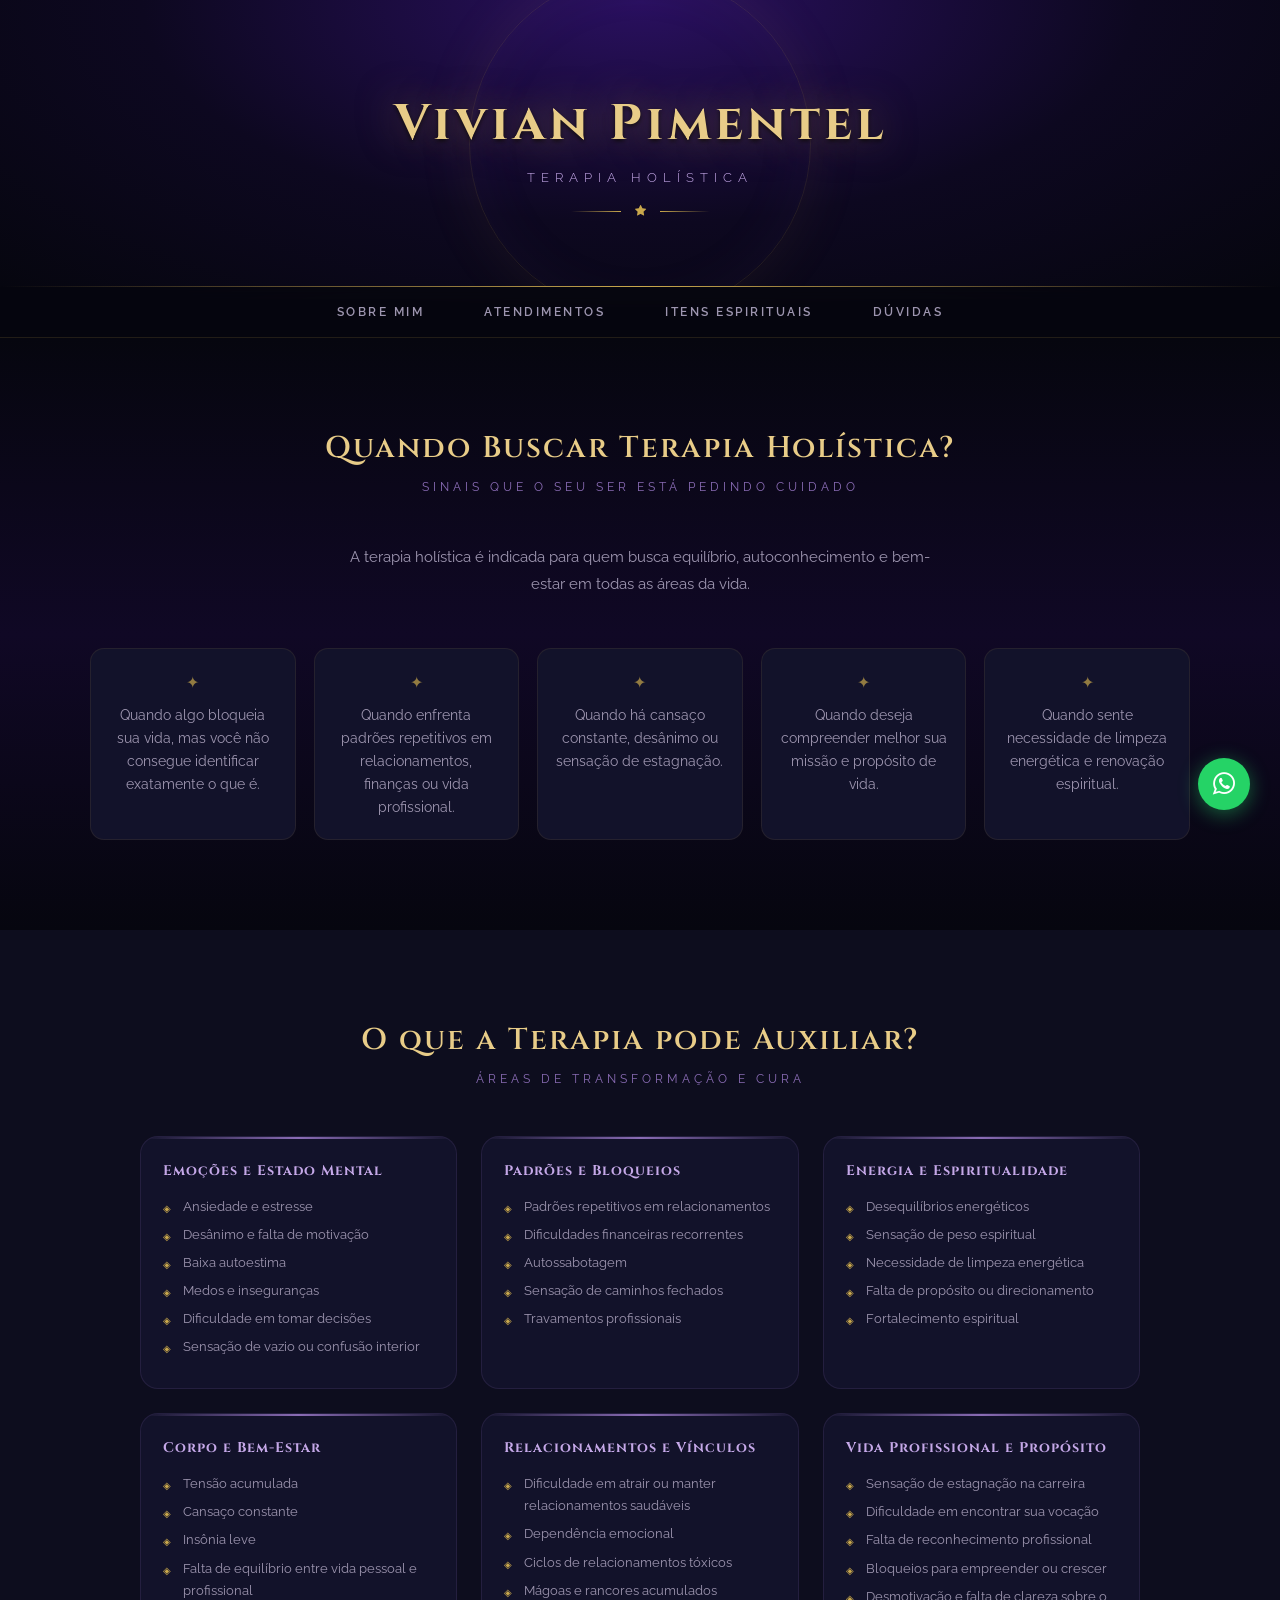
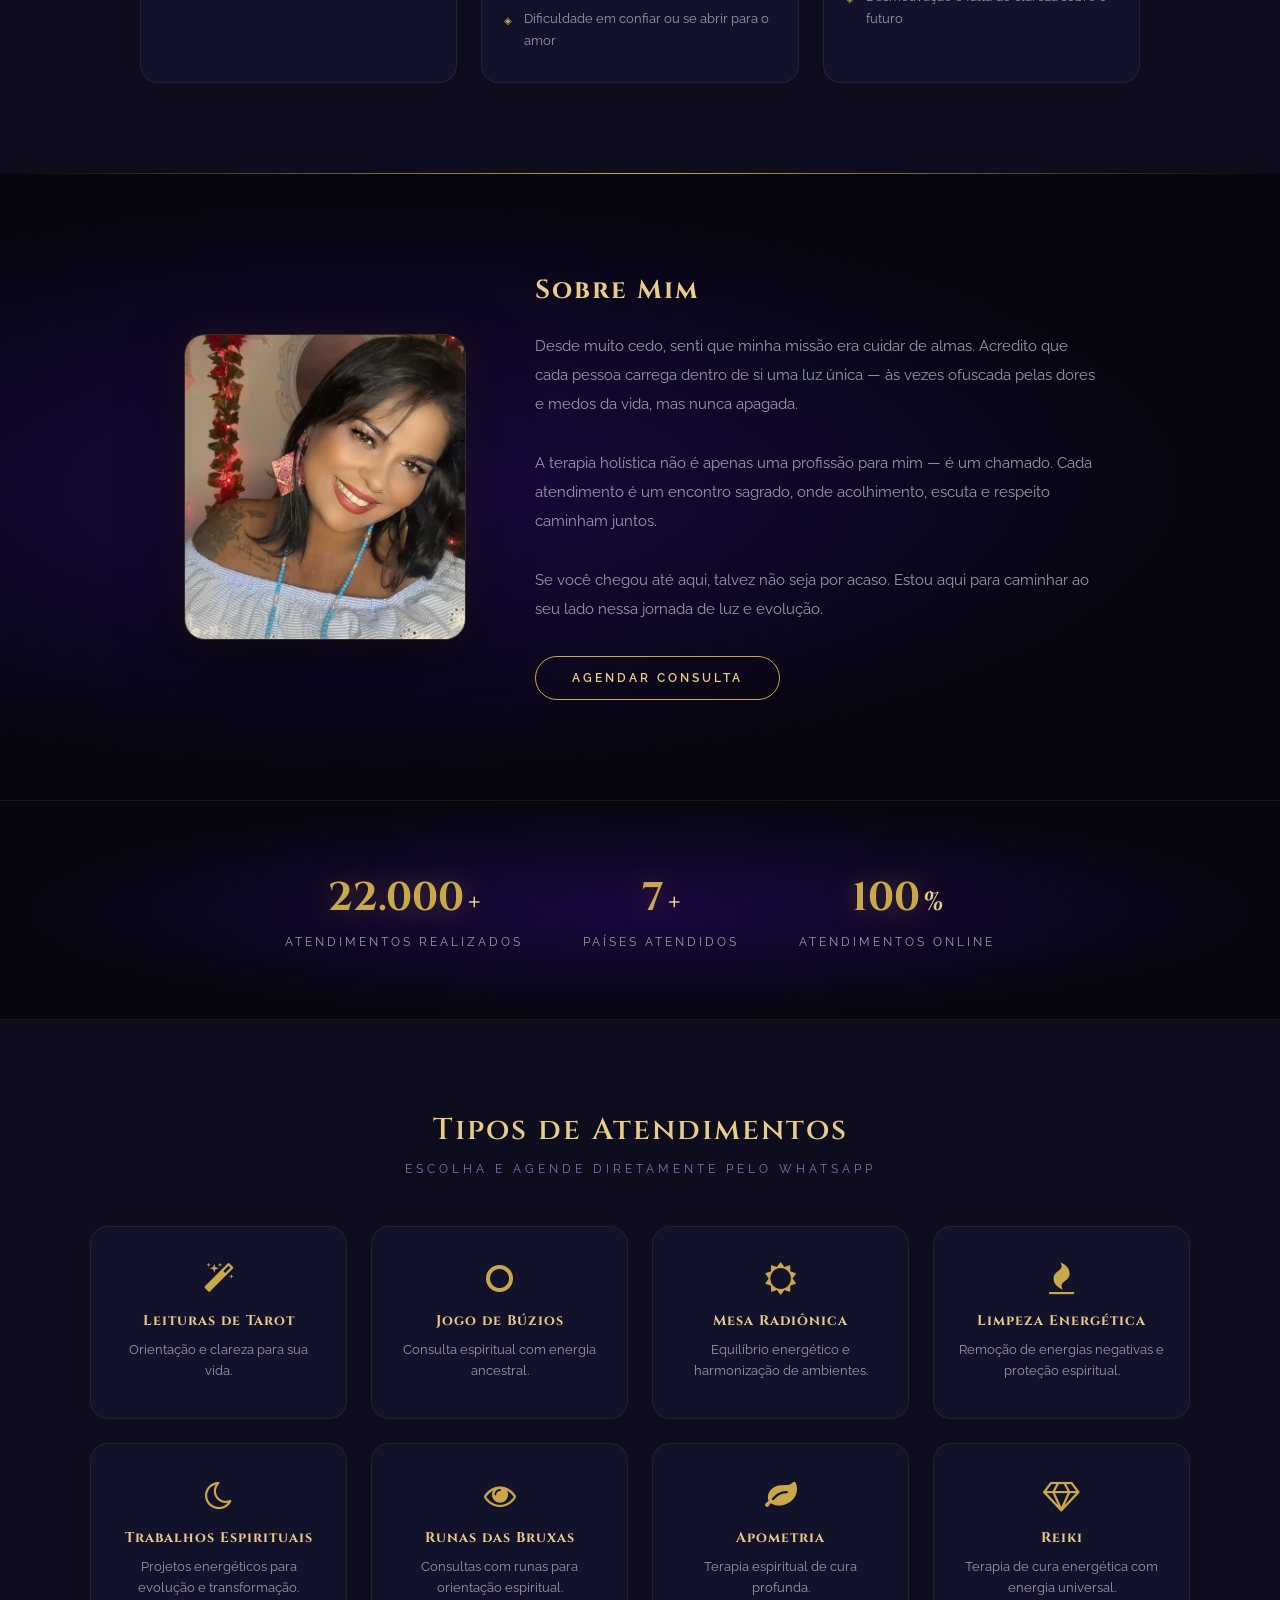
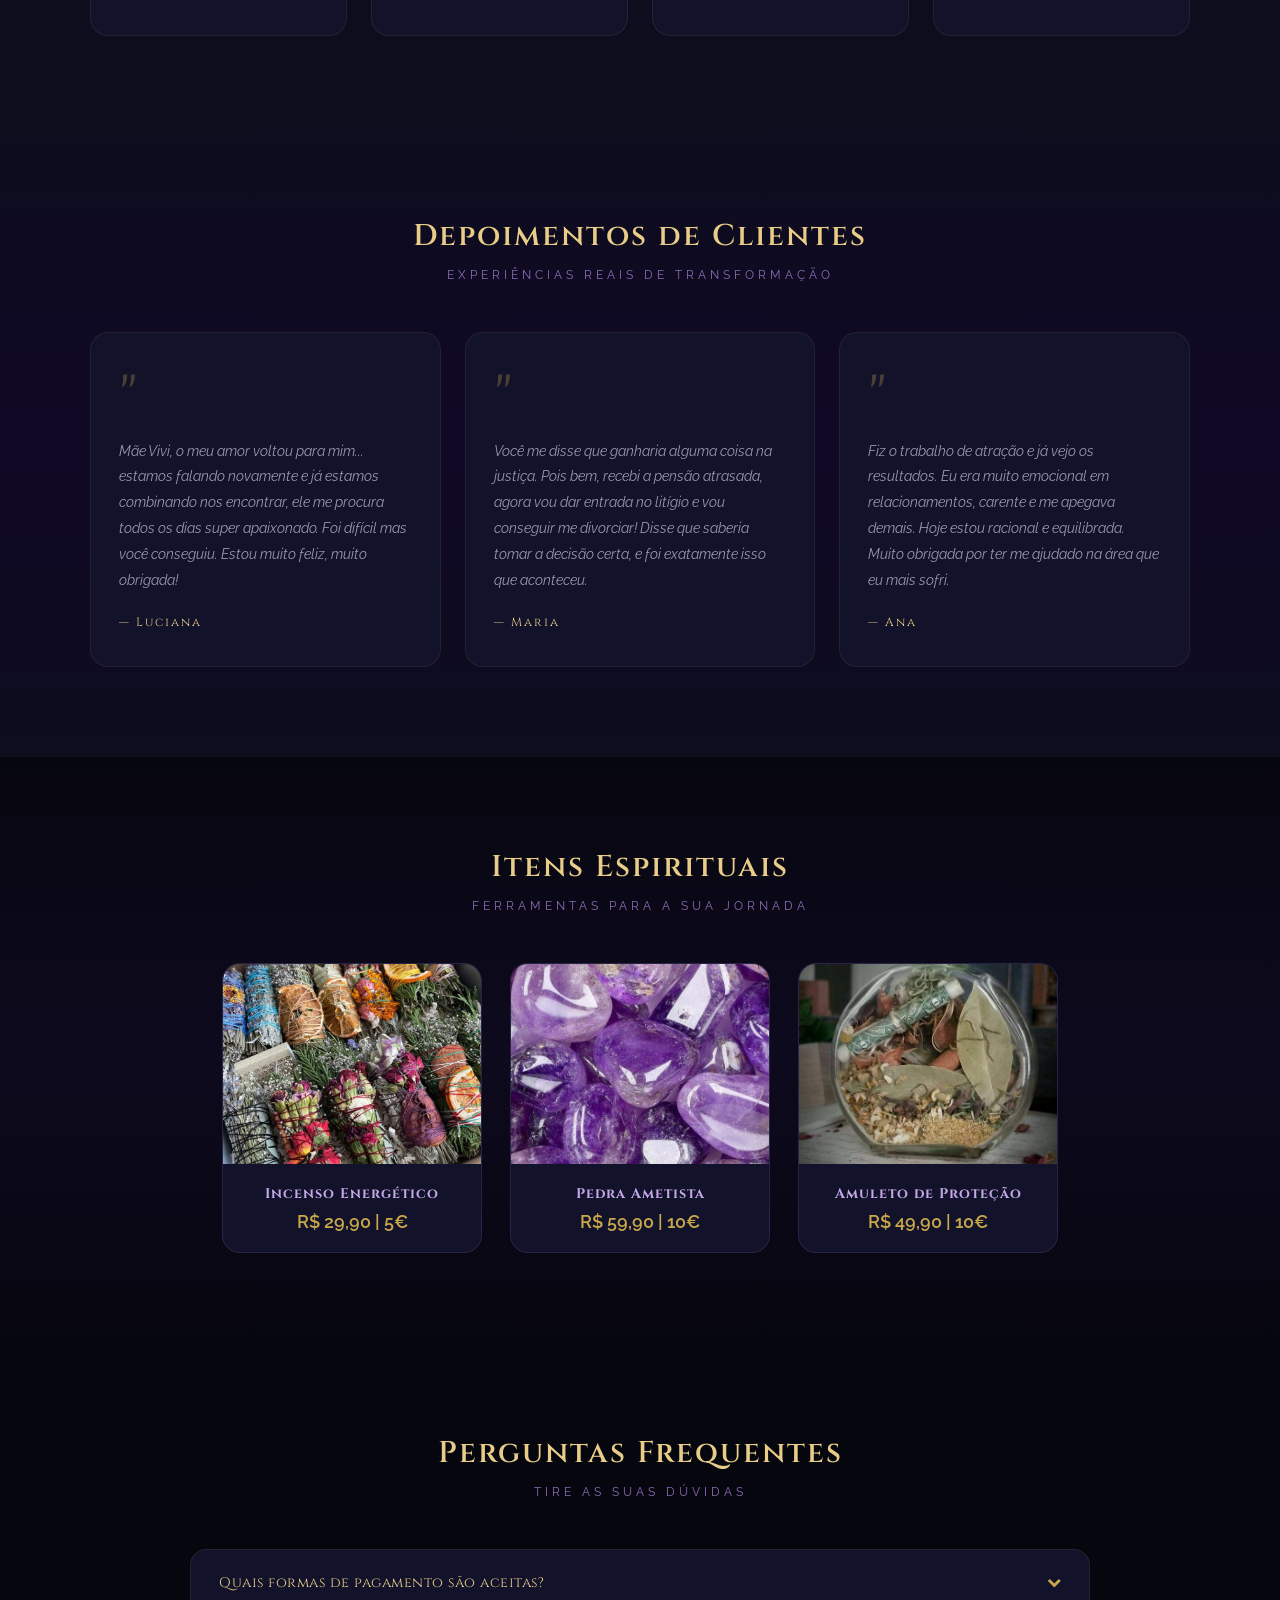
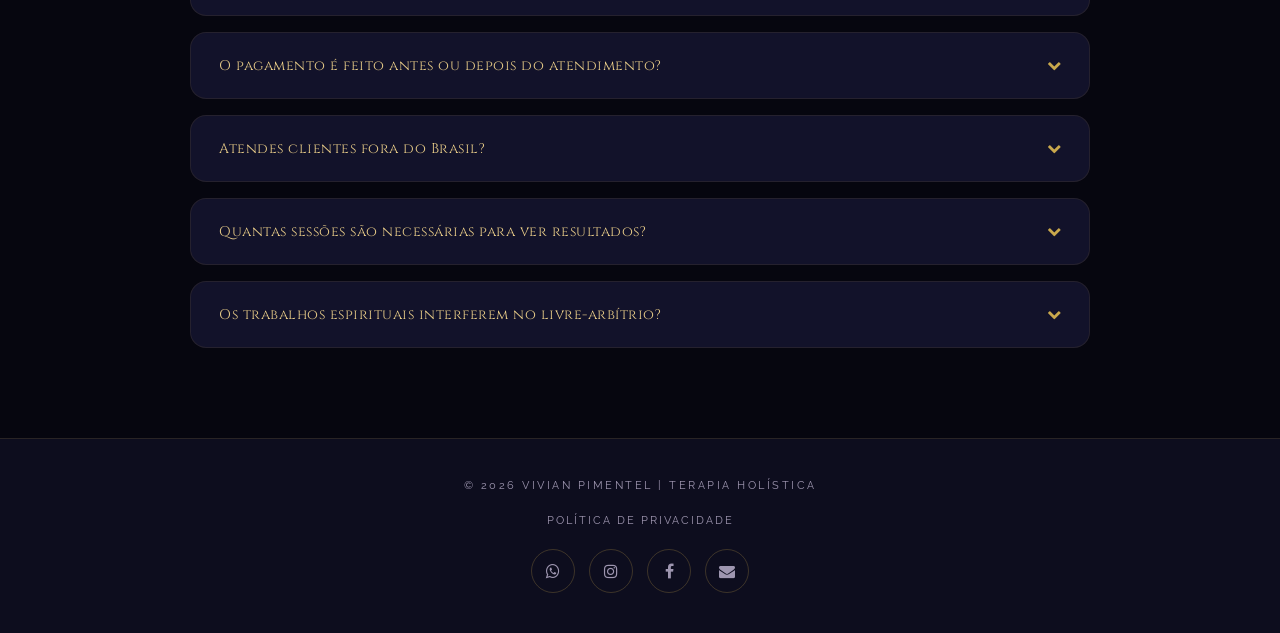
<file: index.html>
<!DOCTYPE html>
<html lang="pt-br">
<head>
    <meta charset="UTF-8">
    <link rel="icon" type="image/x-icon" href="favicon.ico">
    <meta name="viewport" content="width=device-width, initial-scale=1.0">
    <meta name="description" content="Vivian Pimentel — Terapia Holística online. Tarot, Jogo de Búzios, Mesa Radiônica, Limpeza Energética e Trabalhos Espirituais. Atendimentos para Brasil, Portugal e mais 7 países.">
    <title>Vivian Pimentel | Terapia Holística</title>
    <link rel="stylesheet" href="style.css">
    <link rel="preconnect" href="https://fonts.googleapis.com">
    <link href="https://fonts.googleapis.com/css2?family=Cinzel:wght@400;600;700&family=Raleway:wght@300;400;500;600&display=swap" rel="stylesheet">
    <link rel="stylesheet" href="https://cdnjs.cloudflare.com/ajax/libs/font-awesome/4.7.0/css/font-awesome.min.css">
</head>
<body>

<!-- HEADER -->
<header>
    <h1>Vivian Pimentel</h1>
    <p>Terapia Holística</p>
    <div class="header-ornament">
        <span></span>
        <i class="fa fa-star"></i>
        <span></span>
    </div>
</header>

<!-- NAV -->
<nav>
    <a href="#sobre">Sobre Mim</a>
    <a href="#atendimentos">Atendimentos</a>
    <a href="#produtos">Itens Espirituais</a>
    <a href="#faq">Dúvidas</a>
</nav>

<!-- QUANDO BUSCAR -->
<section id="quandobuscar" class="section">
    <h2 class="section-title">Quando Buscar Terapia Holística?</h2>
    <p class="section-subtitle">Sinais que o seu ser está pedindo cuidado</p>
    <p class="section-intro">A terapia holística é indicada para quem busca equilíbrio, autoconhecimento e bem-estar em todas as áreas da vida.</p>

    <div class="quando-grid">
        <div class="quando-item reveal reveal-delay-1"><p>Quando algo bloqueia sua vida, mas você não consegue identificar exatamente o que é.</p></div>
        <div class="quando-item reveal reveal-delay-2"><p>Quando enfrenta padrões repetitivos em relacionamentos, finanças ou vida profissional.</p></div>
        <div class="quando-item reveal reveal-delay-3"><p>Quando há cansaço constante, desânimo ou sensação de estagnação.</p></div>
        <div class="quando-item reveal reveal-delay-4"><p>Quando deseja compreender melhor sua missão e propósito de vida.</p></div>
        <div class="quando-item reveal reveal-delay-5"><p>Quando sente necessidade de limpeza energética e renovação espiritual.</p></div>
    </div>
</section>

<!-- O QUE AUXILIA -->
<section id="o-que-cura" class="section cura-section">
    <h2 class="section-title">O que a Terapia pode Auxiliar?</h2>
    <p class="section-subtitle">Áreas de transformação e cura</p>

    <div class="cura-grid">
        <div class="cura-box reveal reveal-delay-1">
            <h3>Emoções e Estado Mental</h3>
            <ul>
                <li>Ansiedade e estresse</li>
                <li>Desânimo e falta de motivação</li>
                <li>Baixa autoestima</li>
                <li>Medos e inseguranças</li>
                <li>Dificuldade em tomar decisões</li>
                <li>Sensação de vazio ou confusão interior</li>
            </ul>
        </div>
        <div class="cura-box reveal reveal-delay-2">
            <h3>Padrões e Bloqueios</h3>
            <ul>
                <li>Padrões repetitivos em relacionamentos</li>
                <li>Dificuldades financeiras recorrentes</li>
                <li>Autossabotagem</li>
                <li>Sensação de caminhos fechados</li>
                <li>Travamentos profissionais</li>
            </ul>
        </div>
        <div class="cura-box reveal reveal-delay-3">
            <h3>Energia e Espiritualidade</h3>
            <ul>
                <li>Desequilíbrios energéticos</li>
                <li>Sensação de peso espiritual</li>
                <li>Necessidade de limpeza energética</li>
                <li>Falta de propósito ou direcionamento</li>
                <li>Fortalecimento espiritual</li>
            </ul>
        </div>
        <div class="cura-box reveal reveal-delay-4">
            <h3>Corpo e Bem-Estar</h3>
            <ul>
                <li>Tensão acumulada</li>
                <li>Cansaço constante</li>
                <li>Insônia leve</li>
                <li>Falta de equilíbrio entre vida pessoal e profissional</li>
            </ul>
        </div>
        <div class="cura-box reveal reveal-delay-5">
            <h3>Relacionamentos e Vínculos</h3>
            <ul>
                <li>Dificuldade em atrair ou manter relacionamentos saudáveis</li>
                <li>Dependência emocional</li>
                <li>Ciclos de relacionamentos tóxicos</li>
                <li>Mágoas e rancores acumulados</li>
                <li>Dificuldade em confiar ou se abrir para o amor</li>
            </ul>
        </div>
        <div class="cura-box reveal reveal-delay-5">
            <h3>Vida Profissional e Propósito</h3>
            <ul>
                <li>Sensação de estagnação na carreira</li>
                <li>Dificuldade em encontrar sua vocação</li>
                <li>Falta de reconhecimento profissional</li>
                <li>Bloqueios para empreender ou crescer</li>
                <li>Desmotivação e falta de clareza sobre o futuro</li>
            </ul>
        </div>
    </div>
</section>

<!-- SOBRE MIM -->
<section id="sobre" class="sobre-container">
    <div class="sobre-imagem reveal-left">
        <img src="Vivian.jpg" alt="Vivian Pimentel">
    </div>
    <div class="sobre-texto reveal-right">
        <h3>Sobre Mim</h3>
        <p>
            Desde muito cedo, senti que minha missão era cuidar de almas. Acredito que cada pessoa carrega dentro de si uma luz única — às vezes ofuscada pelas dores e medos da vida, mas nunca apagada.<br><br>
            A terapia holística não é apenas uma profissão para mim — é um chamado. Cada atendimento é um encontro sagrado, onde acolhimento, escuta e respeito caminham juntos.<br><br>
            Se você chegou até aqui, talvez não seja por acaso. Estou aqui para caminhar ao seu lado nessa jornada de luz e evolução.
        </p>
        <a class="botao" href="https://wa.me/+351935941668" target="_blank">Agendar Consulta</a>
    </div>
</section>

<!-- CONTADOR -->
<section class="contador-section">
    <div class="contador-grid">
        <div class="contador-item reveal reveal-delay-1">
            <span class="contador-numero">22.000</span>
            <span class="contador-plus">+</span>
            <p>Atendimentos Realizados</p>
        </div>
        <div class="contador-item reveal reveal-delay-2">
            <span class="contador-numero">7</span>
            <span class="contador-plus">+</span>
            <p>Países Atendidos</p>
        </div>
        <div class="contador-item reveal reveal-delay-3">
            <span class="contador-numero">100</span>
            <span class="contador-plus">%</span>
            <p>Atendimentos Online</p>
        </div>
    </div>
</section>

<!-- ATENDIMENTOS -->
<section id="atendimentos" class="section atendimentos-section">
    <h2 class="section-title">Tipos de Atendimentos</h2>
    <p class="section-subtitle">Escolha e agende diretamente pelo WhatsApp</p>

    <div class="atendimentos-grid">
        <a href="tarot.html" class="atendimento">
            <span class="atendimento-icon"><i class="fa fa-magic"></i></span>
            <h3>Leituras de Tarot</h3>
            <p>Orientação e clareza para sua vida.</p>
        </a>
        <a href="buzios.html" class="atendimento">
            <span class="atendimento-icon"><i class="fa fa-circle-o"></i></span>
            <h3>Jogo de Búzios</h3>
            <p>Consulta espiritual com energia ancestral.</p>
        </a>
        <a href="mesaradionica.html" class="atendimento">
            <span class="atendimento-icon"><i class="fa fa-sun-o"></i></span>
            <h3>Mesa Radiônica</h3>
            <p>Equilíbrio energético e harmonização de ambientes.</p>
        </a>
        <a href="limpezaenergetica.html" class="atendimento">
            <span class="atendimento-icon"><i class="fa fa-fire"></i></span>
            <h3>Limpeza Energética</h3>
            <p>Remoção de energias negativas e proteção espiritual.</p>
        </a>
        <a href="trabalhosespirituais.html" class="atendimento">
            <span class="atendimento-icon"><i class="fa fa-moon-o"></i></span>
            <h3>Trabalhos Espirituais</h3>
            <p>Projetos energéticos para evolução e transformação.</p>
        </a>
        <a href="runasdasbruxas.html" class="atendimento">
            <span class="atendimento-icon"><i class="fa fa-eye"></i></span>
            <h3>Runas das Bruxas</h3>
            <p>Consultas com runas para orientação espiritual.</p>
        </a>
        <a href="apometria.html" class="atendimento">
            <span class="atendimento-icon"><i class="fa fa-leaf"></i></span>
            <h3>Apometria</h3>
            <p>Terapia espiritual de cura profunda.</p>
        </a>
        <a href="reiki.html" class="atendimento">
            <span class="atendimento-icon"><i class="fa fa-diamond"></i></span>
            <h3>Reiki</h3>
            <p>Terapia de cura energética com energia universal.</p>
        </a>
    </div>
</section>

<!-- DEPOIMENTOS -->
<section class="depoimentos-section section">
    <h2 class="section-title">Depoimentos de Clientes</h2>
    <p class="section-subtitle">Experiências reais de transformação</p>

    <div class="depoimentos-grid">
        <div class="depoimento-card reveal reveal-delay-1">
            <div class="depoimento-aspas">"</div>
            <p class="depoimento-texto">Mãe Vivi, o meu amor voltou para mim... estamos falando novamente e já estamos combinando nos encontrar, ele me procura todos os dias super apaixonado. Foi difícil mas você conseguiu. Estou muito feliz, muito obrigada!</p>
            <p class="depoimento-nome">— Luciana</p>
        </div>
        <div class="depoimento-card reveal reveal-delay-2">
            <div class="depoimento-aspas">"</div>
            <p class="depoimento-texto">Você me disse que ganharia alguma coisa na justiça. Pois bem, recebi a pensão atrasada, agora vou dar entrada no litígio e vou conseguir me divorciar! Disse que saberia tomar a decisão certa, e foi exatamente isso que aconteceu.</p>
            <p class="depoimento-nome">— Maria</p>
        </div>
        <div class="depoimento-card reveal reveal-delay-3">
            <div class="depoimento-aspas">"</div>
            <p class="depoimento-texto">Fiz o trabalho de atração e já vejo os resultados. Eu era muito emocional em relacionamentos, carente e me apegava demais. Hoje estou racional e equilibrada. Muito obrigada por ter me ajudado na área que eu mais sofri.</p>
            <p class="depoimento-nome">— Ana</p>
        </div>
    </div>
</section>

<!-- PRODUTOS -->
<section id="produtos" class="section produtos-section">
    <h2 class="section-title">Itens Espirituais</h2>
    <p class="section-subtitle">Ferramentas para a sua jornada</p>

    <div class="produtos-container">
        <a href="produto1.html" class="produto-link">
            <div class="produto">
                <img src="imagem1.jpg" alt="Incenso Energético">
                <div class="produto-info">
                    <h3>Incenso Energético</h3>
                    <p>R$ 29,90 | 5€</p>
                </div>
            </div>
        </a>
        <a href="produto2.html" class="produto-link">
            <div class="produto">
                <img src="imagem2.jpg" alt="Pedra Ametista">
                <div class="produto-info">
                    <h3>Pedra Ametista</h3>
                    <p>R$ 59,90 | 10€</p>
                </div>
            </div>
        </a>
        <a href="produto3.html" class="produto-link">
            <div class="produto">
                <img src="imagem3.jpg" alt="Amuleto de Proteção">
                <div class="produto-info">
                    <h3>Amuleto de Proteção</h3>
                    <p>R$ 49,90 | 10€</p>
                </div>
            </div>
        </a>
    </div>
</section>

<!-- FAQ -->
<section id="faq" class="section">
    <h2 class="section-title">Perguntas Frequentes</h2>
    <p class="section-subtitle">Tire as suas dúvidas</p>

    <div class="faq-grid">
        <div class="faq-item reveal reveal-delay-1">
            <button class="faq-pergunta" onclick="toggleFaq(this)">
                <span>Quais formas de pagamento são aceitas?</span>
                <i class="fa fa-chevron-down"></i>
            </button>
            <div class="faq-resposta">
                <p>As formas de pagamento variam conforme o país:</p>
                <ul>
                    <li><strong>Brasil:</strong> Pix e transferência bancária</li>
                    <li><strong>Europa:</strong> MBWay, depósito bancário e Western Union</li>
                </ul>
            </div>
        </div>

        <div class="faq-item reveal reveal-delay-2">
            <button class="faq-pergunta" onclick="toggleFaq(this)">
                <span>O pagamento é feito antes ou depois do atendimento?</span>
                <i class="fa fa-chevron-down"></i>
            </button>
            <div class="faq-resposta">
                <p>O pagamento é realizado no momento do agendamento, antes do atendimento.</p>
            </div>
        </div>

        <div class="faq-item reveal reveal-delay-3">
            <button class="faq-pergunta" onclick="toggleFaq(this)">
                <span>Atendes clientes fora do Brasil?</span>
                <i class="fa fa-chevron-down"></i>
            </button>
            <div class="faq-resposta">
                <p>Sim! Os atendimentos são 100% online e já atendi clientes no Brasil, Portugal, França, Espanha, Reino Unido, Estados Unidos e Canadá.</p>
            </div>
        </div>

        <div class="faq-item reveal reveal-delay-4">
            <button class="faq-pergunta" onclick="toggleFaq(this)">
                <span>Quantas sessões são necessárias para ver resultados?</span>
                <i class="fa fa-chevron-down"></i>
            </button>
            <div class="faq-resposta">
                <p>Depende do tipo de trabalho. Durante o atendimento, oriento sobre o número de sessões recomendadas para o seu caso específico.</p>
            </div>
        </div>

        <div class="faq-item reveal reveal-delay-5">
            <button class="faq-pergunta" onclick="toggleFaq(this)">
                <span>Os trabalhos espirituais interferem no livre-arbítrio?</span>
                <i class="fa fa-chevron-down"></i>
            </button>
            <div class="faq-resposta">
                <p>As Pombogiras agem de acordo com o merecimento de cada pessoa, sempre respeitando o livre-arbítrio e o destino de cada um.</p>
            </div>
        </div>
    </div>
</section>

<!-- RODAPÉ -->
<footer class="footer-bottom">
    <p>© 2026 Vivian Pimentel | Terapia Holística</p>
    <div class="footer-links">
        <a href="politicadeprivacidade.html">Política de Privacidade</a>
    </div>
    <div class="social-icons">
        <a href="https://wa.me/+351935941668" target="_blank" class="icon-btn">
            <i class="fa fa-whatsapp"></i>
        </a>
        <a href="https://instagram.com/maevividemulambo/" target="_blank" class="icon-btn">
            <i class="fa fa-instagram"></i>
        </a>
        <a href="https://facebook.com/people/Vivi-de-mulambo/61585309869550/" target="_blank" class="icon-btn">
            <i class="fa fa-facebook"></i>
        </a>
        <a href="mailto:lollitalili@gmail.com" class="icon-btn">
            <i class="fa fa-envelope"></i>
        </a>
    </div>
</footer>

<!-- BOTÃO VOLTAR AO TOPO -->
<button onclick="window.scrollTo({top: 0, behavior: 'smooth'})" class="btn-topo" id="btnTopo">
    <i class="fa fa-chevron-up"></i>
</button>

<!-- FAQ -->
<script>
    function toggleFaq(btn) {
        const item = btn.closest('.faq-item');
        const isAberto = item.classList.contains('aberto');
        document.querySelectorAll('.faq-item.aberto').forEach(el => el.classList.remove('aberto'));
        if (!isAberto) item.classList.add('aberto');
    }
</script>

<script src="script.js"></script>

<!-- BOTÃO FLUTUANTE WHATSAPP -->
<a href="https://wa.me/+351935941668" target="_blank" class="btn-whatsapp" title="Falar no WhatsApp">
    <i class="fa fa-whatsapp"></i>
</a>
</body>
</html>
</file>
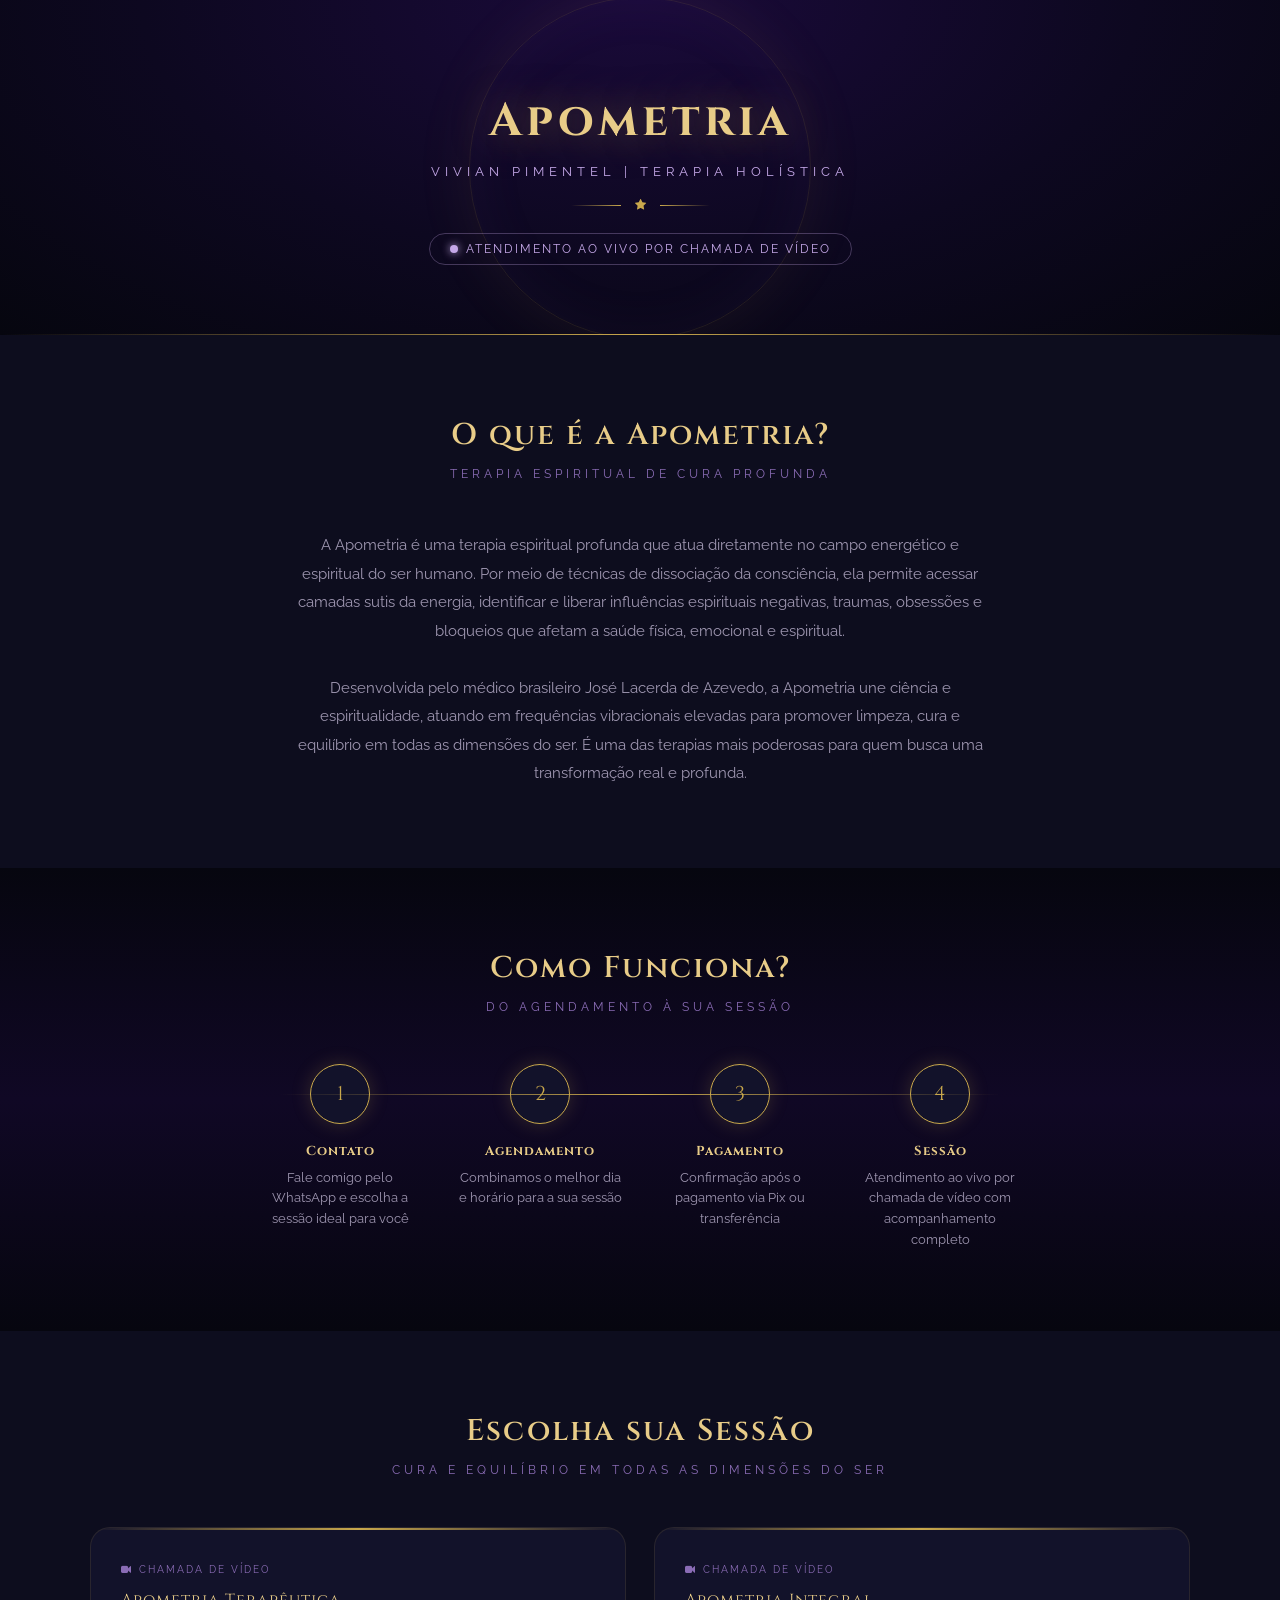
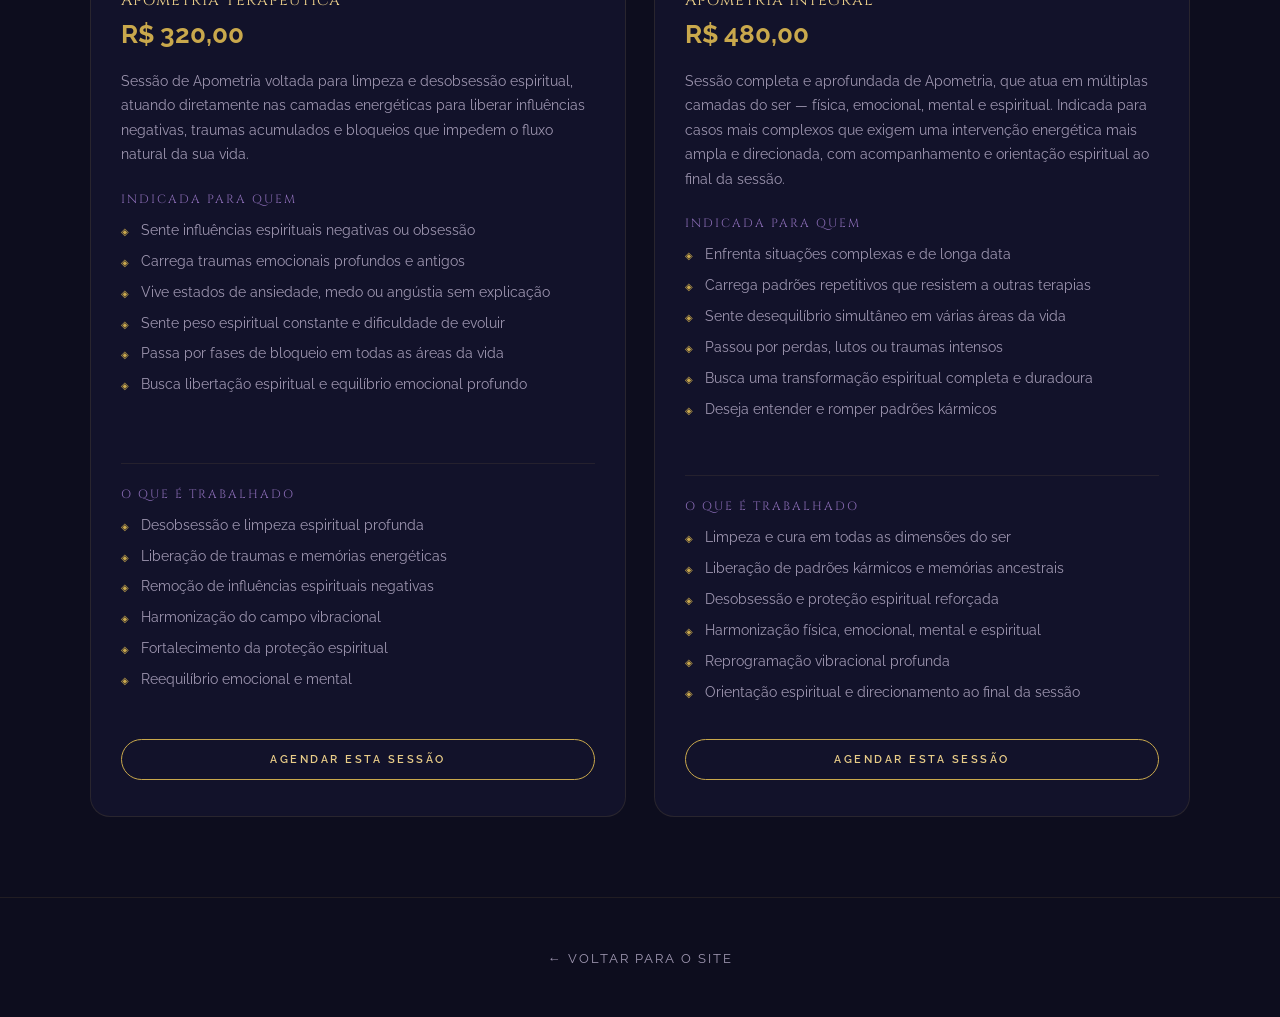
<file: apometria.html>
<!DOCTYPE html>
<html lang="pt-br">
<head>
    <meta charset="UTF-8">
    <meta name="viewport" content="width=device-width, initial-scale=1.0">
    <meta name="description" content="Apometria com Vivian Pimentel. Terapia espiritual profunda para limpeza, desobsessão e cura em todas as dimensões do ser.">
    <title>Apometria | Vivian Pimentel</title>
    <link rel="stylesheet" href="style.css">
    <link rel="preconnect" href="https://fonts.googleapis.com">
    <link href="https://fonts.googleapis.com/css2?family=Cinzel:wght@400;600;700&family=Raleway:wght@300;400;500;600&display=swap" rel="stylesheet">
    <link rel="stylesheet" href="https://cdnjs.cloudflare.com/ajax/libs/font-awesome/4.7.0/css/font-awesome.min.css">
</head>
<body>

<!-- HERO -->
<div class="hero">
    <h1>Apometria</h1>
    <p>Vivian Pimentel | Terapia Holística</p>
    <div class="header-ornament">
        <span></span>
        <i class="fa fa-star"></i>
        <span></span>
    </div>
    <div class="badge"><span class="badge-dot video"></span> Atendimento ao vivo por chamada de vídeo</div>
</div>

<!-- O QUE É -->
<section class="oque-section">
    <h2 class="section-title">O que é a Apometria?</h2>
    <p class="section-subtitle">Terapia espiritual de cura profunda</p>
    <p class="oque-texto">
        A Apometria é uma terapia espiritual profunda que atua diretamente no campo energético e espiritual do ser humano. Por meio de técnicas de dissociação da consciência, ela permite acessar camadas sutis da energia, identificar e liberar influências espirituais negativas, traumas, obsessões e bloqueios que afetam a saúde física, emocional e espiritual.<br><br>
        Desenvolvida pelo médico brasileiro José Lacerda de Azevedo, a Apometria une ciência e espiritualidade, atuando em frequências vibracionais elevadas para promover limpeza, cura e equilíbrio em todas as dimensões do ser. É uma das terapias mais poderosas para quem busca uma transformação real e profunda.
    </p>
</section>

<!-- COMO FUNCIONA -->
<section class="como-funciona">
    <h2 class="section-title">Como Funciona?</h2>
    <p class="section-subtitle">Do agendamento à sua sessão</p>

    <div class="passos-grid">
        <div class="passo">
            <div class="passo-numero">1</div>
            <h4>Contato</h4>
            <p>Fale comigo pelo WhatsApp e escolha a sessão ideal para você</p>
        </div>
        <div class="passo">
            <div class="passo-numero">2</div>
            <h4>Agendamento</h4>
            <p>Combinamos o melhor dia e horário para a sua sessão</p>
        </div>
        <div class="passo">
            <div class="passo-numero">3</div>
            <h4>Pagamento</h4>
            <p>Confirmação após o pagamento via Pix ou transferência</p>
        </div>
        <div class="passo">
            <div class="passo-numero">4</div>
            <h4>Sessão</h4>
            <p>Atendimento ao vivo por chamada de vídeo com acompanhamento completo</p>
        </div>
    </div>
</section>

<!-- MÉTODOS -->
<section class="metodos-section">
    <h2 class="section-title">Escolha sua Sessão</h2>
    <p class="section-subtitle">Cura e equilíbrio em todas as dimensões do ser</p>

    <div class="metodos-grid">

        <!-- Método 1 -->
        <div class="metodo-card">
            <span class="metodo-tag"><i class="fa fa-video-camera"></i> Chamada de vídeo</span>
            <p class="metodo-nome">Apometria Terapêutica</p>
            <p class="metodo-valor">R$ 320,00</p>
            <p class="metodo-desc">Sessão de Apometria voltada para limpeza e desobsessão espiritual, atuando diretamente nas camadas energéticas para liberar influências negativas, traumas acumulados e bloqueios que impedem o fluxo natural da sua vida.</p>

            <p class="metodo-subtitulo">Indicada para quem</p>
            <ul class="metodo-lista">
                <li>Sente influências espirituais negativas ou obsessão</li>
                <li>Carrega traumas emocionais profundos e antigos</li>
                <li>Vive estados de ansiedade, medo ou angústia sem explicação</li>
                <li>Sente peso espiritual constante e dificuldade de evoluir</li>
                <li>Passa por fases de bloqueio em todas as áreas da vida</li>
                <li>Busca libertação espiritual e equilíbrio emocional profundo</li>
            </ul>

            <hr class="card-divider">

            <p class="metodo-subtitulo">O que é trabalhado</p>
            <ul class="metodo-lista">
                <li>Desobsessão e limpeza espiritual profunda</li>
                <li>Liberação de traumas e memórias energéticas</li>
                <li>Remoção de influências espirituais negativas</li>
                <li>Harmonização do campo vibracional</li>
                <li>Fortalecimento da proteção espiritual</li>
                <li>Reequilíbrio emocional e mental</li>
            </ul>

            <a class="metodo-btn" href="https://wa.me/+351935941668?text=Olá,%20quero%20agendar%20a%20Apometria%20Terapêutica" target="_blank">Agendar esta sessão</a>
        </div>

        <!-- Método 2 -->
        <div class="metodo-card">
            <span class="metodo-tag"><i class="fa fa-video-camera"></i> Chamada de vídeo</span>
            <p class="metodo-nome">Apometria Integral</p>
            <p class="metodo-valor">R$ 480,00</p>
            <p class="metodo-desc">Sessão completa e aprofundada de Apometria, que atua em múltiplas camadas do ser — física, emocional, mental e espiritual. Indicada para casos mais complexos que exigem uma intervenção energética mais ampla e direcionada, com acompanhamento e orientação espiritual ao final da sessão.</p>

            <p class="metodo-subtitulo">Indicada para quem</p>
            <ul class="metodo-lista">
                <li>Enfrenta situações complexas e de longa data</li>
                <li>Carrega padrões repetitivos que resistem a outras terapias</li>
                <li>Sente desequilíbrio simultâneo em várias áreas da vida</li>
                <li>Passou por perdas, lutos ou traumas intensos</li>
                <li>Busca uma transformação espiritual completa e duradoura</li>
                <li>Deseja entender e romper padrões kármicos</li>
            </ul>

            <hr class="card-divider">

            <p class="metodo-subtitulo">O que é trabalhado</p>
            <ul class="metodo-lista">
                <li>Limpeza e cura em todas as dimensões do ser</li>
                <li>Liberação de padrões kármicos e memórias ancestrais</li>
                <li>Desobsessão e proteção espiritual reforçada</li>
                <li>Harmonização física, emocional, mental e espiritual</li>
                <li>Reprogramação vibracional profunda</li>
                <li>Orientação espiritual e direcionamento ao final da sessão</li>
            </ul>

            <a class="metodo-btn" href="https://wa.me/+351935941668?text=Olá,%20quero%20agendar%20a%20Apometria%20Integral" target="_blank">Agendar esta sessão</a>
        </div>

    </div>
</section>

<!-- VOLTAR -->
<div class="voltar-container">
    <a href="index.html" class="voltar-link">← Voltar para o site</a>
</div>

<!-- BOTÃO VOLTAR AO TOPO -->
<button onclick="window.scrollTo({top: 0, behavior: 'smooth'})" class="btn-topo" id="btnTopo">
    <i class="fa fa-chevron-up"></i>
</button>

<script src="script.js"></script>
</body>
</html>
</file>
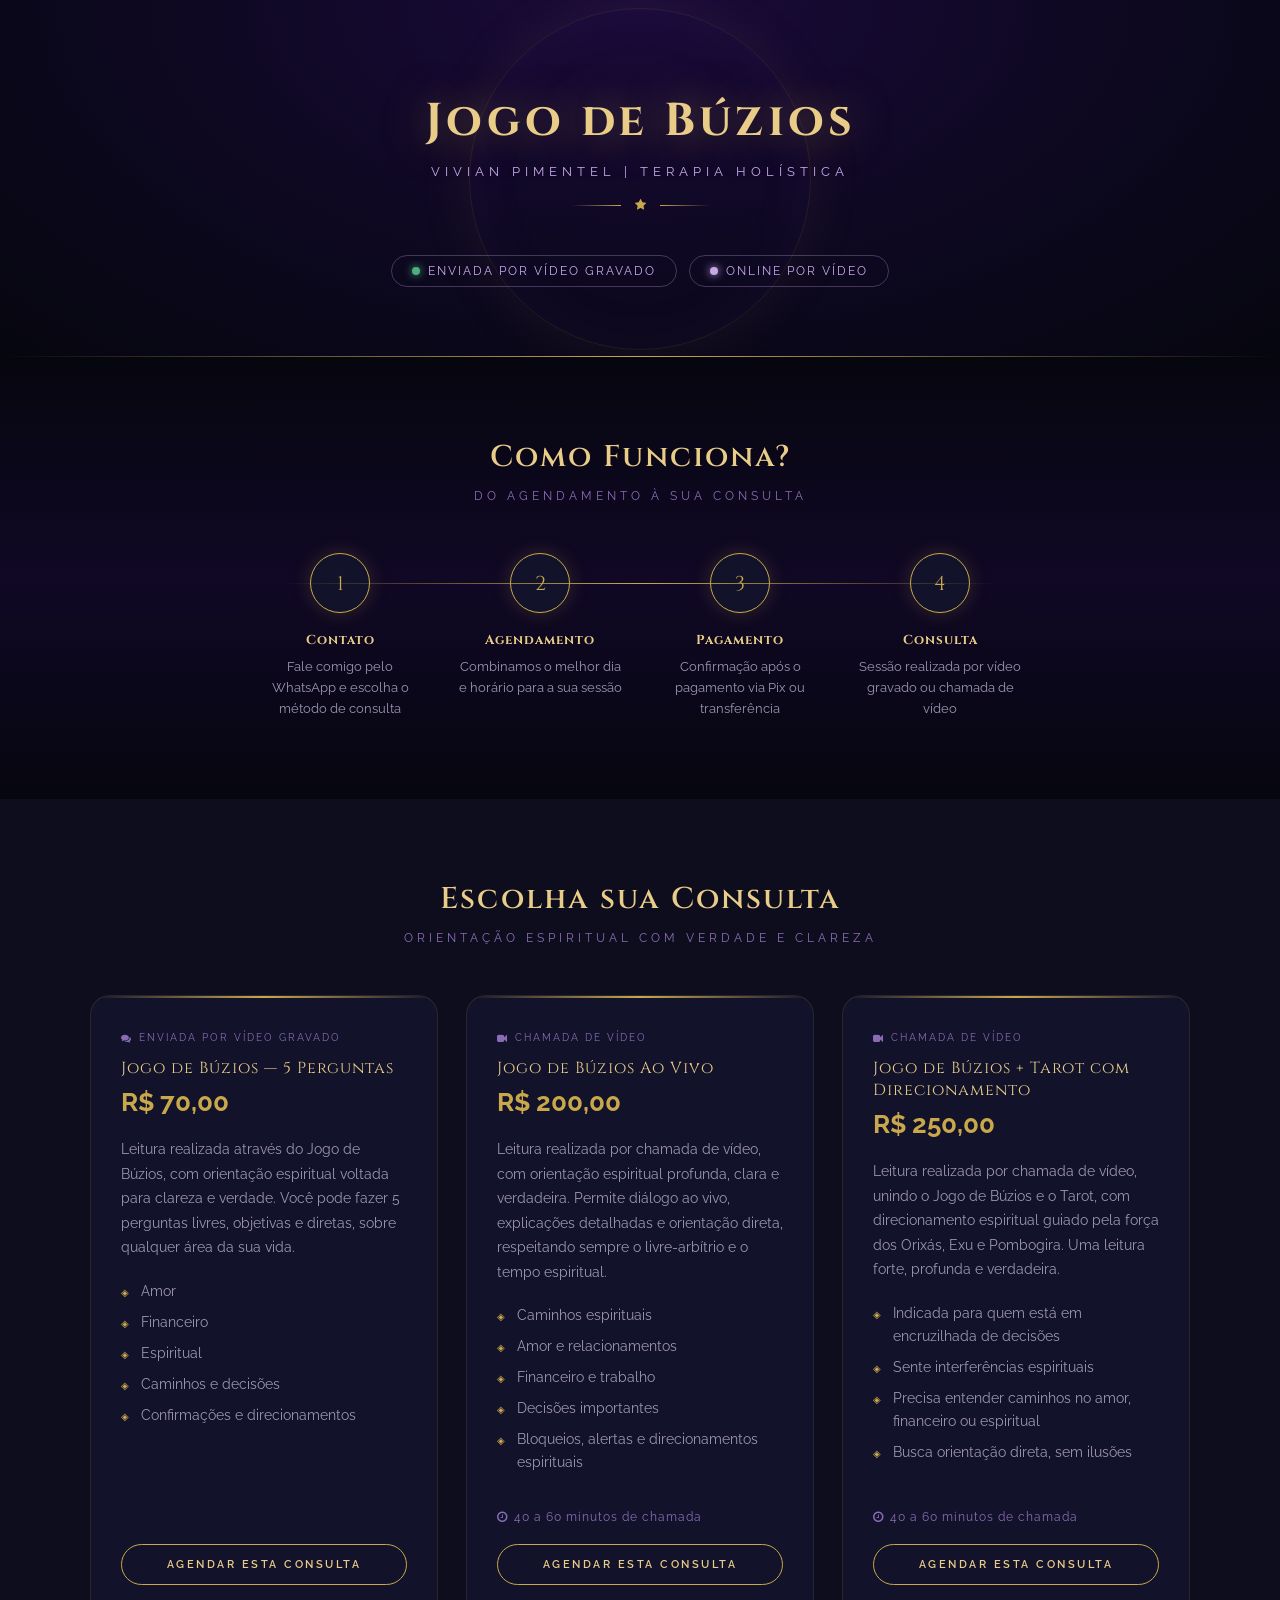
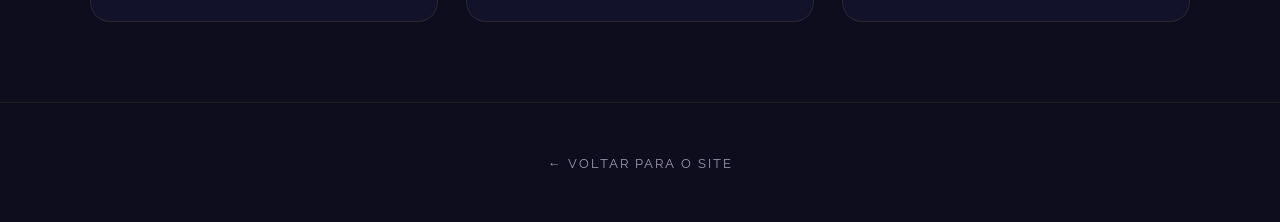
<file: buzios.html>
<!DOCTYPE html>
<html lang="pt-br">
<head>
    <meta charset="UTF-8">
    <meta name="viewport" content="width=device-width, initial-scale=1.0">
    <meta name="description" content="Jogo de Búzios online com Vivian Pimentel. Consulta espiritual com energia ancestral por vídeo gravado ou ao vivo. Orientação em amor, financeiro e caminhos.">
    <title>Jogo de Búzios | Vivian Pimentel</title>
    <link rel="stylesheet" href="style.css">
    <link rel="preconnect" href="https://fonts.googleapis.com">
    <link href="https://fonts.googleapis.com/css2?family=Cinzel:wght@400;600;700&family=Raleway:wght@300;400;500;600&display=swap" rel="stylesheet">
    <link rel="stylesheet" href="https://cdnjs.cloudflare.com/ajax/libs/font-awesome/4.7.0/css/font-awesome.min.css">
</head>
<body>

<!-- HERO -->
<div class="hero">
    <h1>Jogo de Búzios</h1>
    <p>Vivian Pimentel | Terapia Holística</p>
    <div class="header-ornament">
        <span></span>
        <i class="fa fa-star"></i>
        <span></span>
    </div>
    <div class="badges">
        <div class="badge"><span class="badge-dot"></span> Enviada por vídeo gravado</div>
        <div class="badge"><span class="badge-dot video"></span> Online por vídeo</div>
    </div>
</div>

<!-- COMO FUNCIONA -->
<section class="como-funciona">
    <h2 class="section-title">Como Funciona?</h2>
    <p class="section-subtitle">Do agendamento à sua consulta</p>

    <div class="passos-grid">
        <div class="passo">
            <div class="passo-numero">1</div>
            <h4>Contato</h4>
            <p>Fale comigo pelo WhatsApp e escolha o método de consulta</p>
        </div>
        <div class="passo">
            <div class="passo-numero">2</div>
            <h4>Agendamento</h4>
            <p>Combinamos o melhor dia e horário para a sua sessão</p>
        </div>
        <div class="passo">
            <div class="passo-numero">3</div>
            <h4>Pagamento</h4>
            <p>Confirmação após o pagamento via Pix ou transferência</p>
        </div>
        <div class="passo">
            <div class="passo-numero">4</div>
            <h4>Consulta</h4>
            <p>Sessão realizada por vídeo gravado ou chamada de vídeo</p>
        </div>
    </div>
</section>

<!-- MÉTODOS -->
<section class="metodos-section">
    <h2 class="section-title">Escolha sua Consulta</h2>
    <p class="section-subtitle">Orientação espiritual com verdade e clareza</p>

    <div class="metodos-grid">

        <!-- Método 1 -->
        <div class="metodo-card">
            <span class="metodo-tag"><i class="fa fa-comments"></i> Enviada por vídeo gravado</span>
            <p class="metodo-nome">Jogo de Búzios — 5 Perguntas</p>
            <p class="metodo-valor">R$ 70,00</p>
            <p class="metodo-desc">Leitura realizada através do Jogo de Búzios, com orientação espiritual voltada para clareza e verdade. Você pode fazer 5 perguntas livres, objetivas e diretas, sobre qualquer área da sua vida.</p>
            <ul class="metodo-lista">
                <li>Amor</li>
                <li>Financeiro</li>
                <li>Espiritual</li>
                <li>Caminhos e decisões</li>
                <li>Confirmações e direcionamentos</li>
            </ul>
            <a class="metodo-btn" href="https://wa.me/+351935941668?text=Olá,%20quero%20agendar%20o%20Jogo%20de%20Búzios%205%20Perguntas" target="_blank">Agendar esta consulta</a>
        </div>

        <!-- Método 2 -->
        <div class="metodo-card">
            <span class="metodo-tag"><i class="fa fa-video-camera"></i> Chamada de vídeo</span>
            <p class="metodo-nome">Jogo de Búzios Ao Vivo</p>
            <p class="metodo-valor">R$ 200,00</p>
            <p class="metodo-desc">Leitura realizada por chamada de vídeo, com orientação espiritual profunda, clara e verdadeira. Permite diálogo ao vivo, explicações detalhadas e orientação direta, respeitando sempre o livre-arbítrio e o tempo espiritual.</p>
            <ul class="metodo-lista">
                <li>Caminhos espirituais</li>
                <li>Amor e relacionamentos</li>
                <li>Financeiro e trabalho</li>
                <li>Decisões importantes</li>
                <li>Bloqueios, alertas e direcionamentos espirituais</li>
            </ul>
            <div class="metodo-duracao"><i class="fa fa-clock-o"></i> 40 a 60 minutos de chamada</div>
            <a class="metodo-btn" href="https://wa.me/+351935941668?text=Olá,%20quero%20agendar%20o%20Jogo%20de%20Búzios%20Ao%20Vivo" target="_blank">Agendar esta consulta</a>
        </div>

        <!-- Método 3 -->
        <div class="metodo-card">
            <span class="metodo-tag"><i class="fa fa-video-camera"></i> Chamada de vídeo</span>
            <p class="metodo-nome">Jogo de Búzios + Tarot com Direcionamento</p>
            <p class="metodo-valor">R$ 250,00</p>
            <p class="metodo-desc">Leitura realizada por chamada de vídeo, unindo o Jogo de Búzios e o Tarot, com direcionamento espiritual guiado pela força dos Orixás, Exu e Pombogira. Uma leitura forte, profunda e verdadeira.</p>
            <ul class="metodo-lista">
                <li>Indicada para quem está em encruzilhada de decisões</li>
                <li>Sente interferências espirituais</li>
                <li>Precisa entender caminhos no amor, financeiro ou espiritual</li>
                <li>Busca orientação direta, sem ilusões</li>
            </ul>
            <div class="metodo-duracao"><i class="fa fa-clock-o"></i> 40 a 60 minutos de chamada</div>
            <a class="metodo-btn" href="https://wa.me/+351935941668?text=Olá,%20quero%20agendar%20o%20Jogo%20de%20Búzios%20+%20Tarot%20com%20Direcionamento" target="_blank">Agendar esta consulta</a>
        </div>

    </div>
</section>

<!-- VOLTAR -->
<div class="voltar-container">
    <a href="index.html" class="voltar-link">← Voltar para o site</a>
</div>

<!-- BOTÃO VOLTAR AO TOPO -->
<button onclick="window.scrollTo({top: 0, behavior: 'smooth'})" class="btn-topo" id="btnTopo">
    <i class="fa fa-chevron-up"></i>
</button>

<script src="script.js"></script>
</body>
</html>
</file>
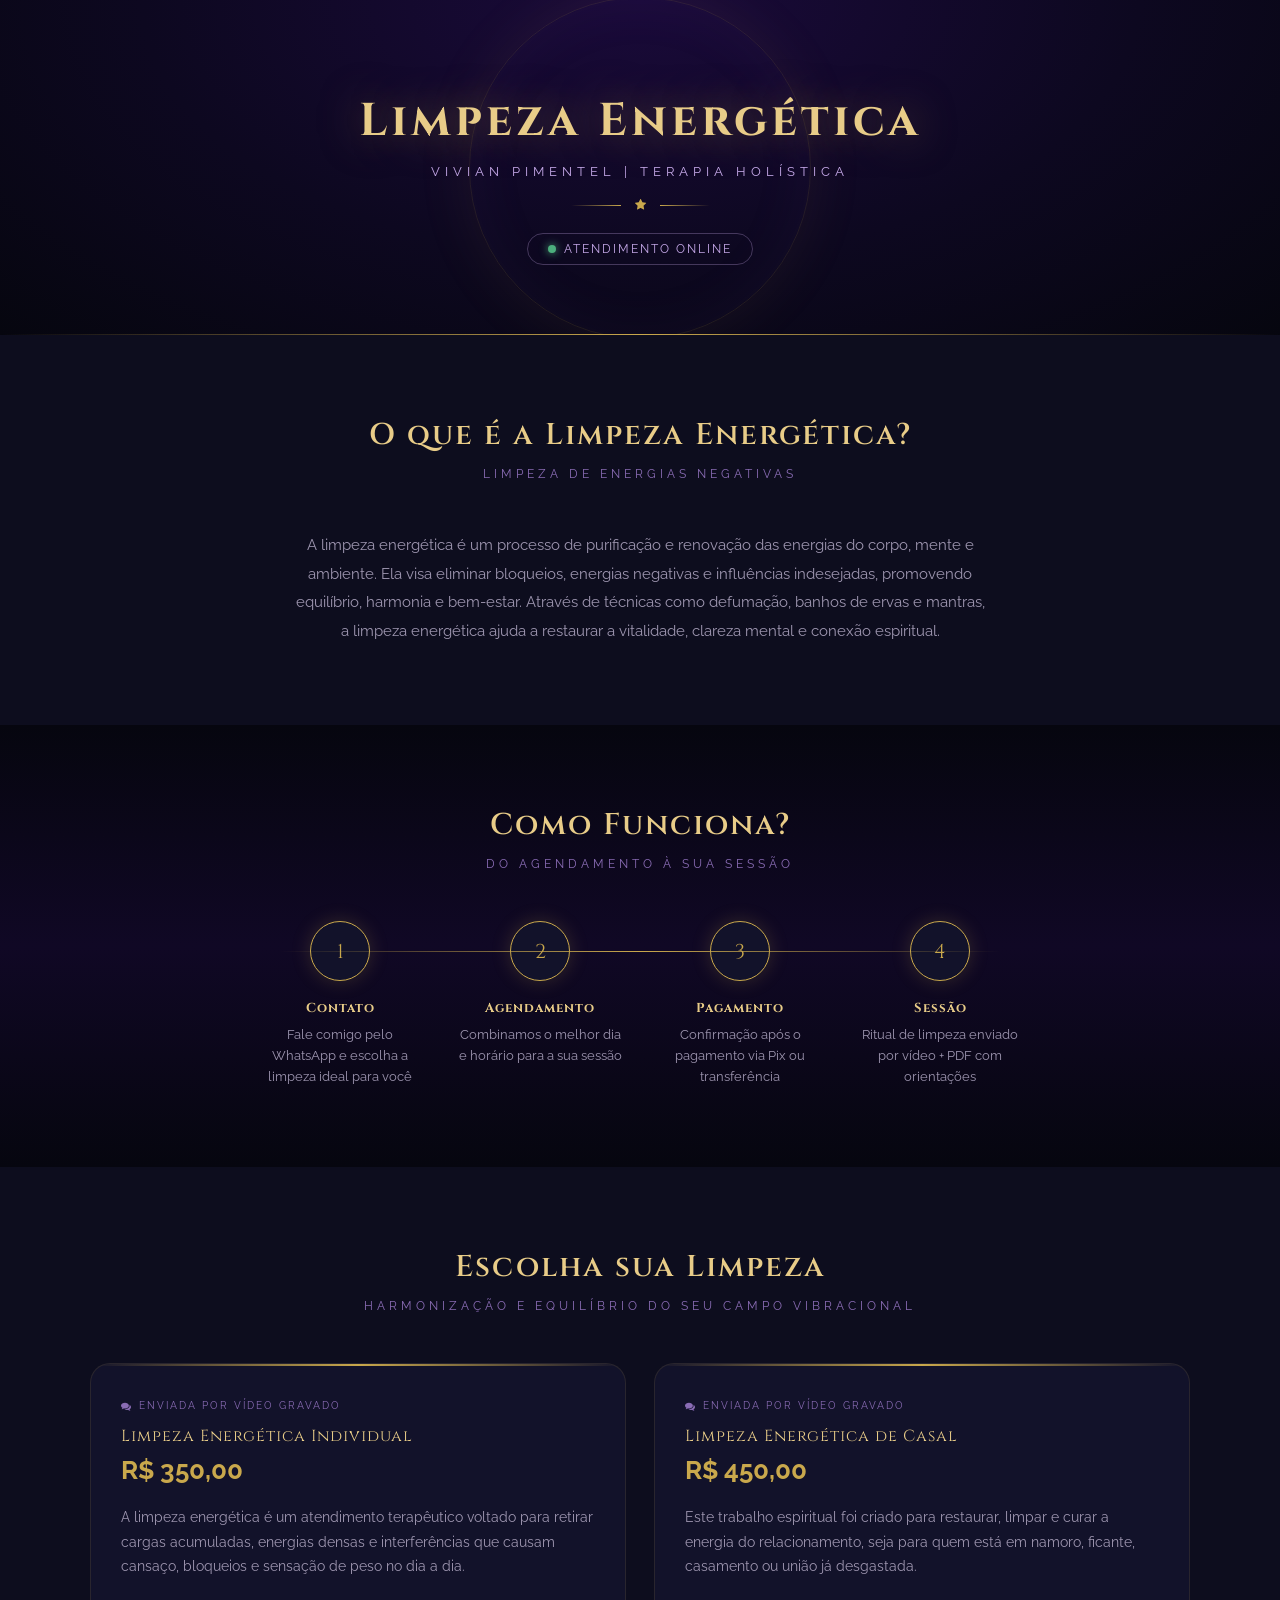
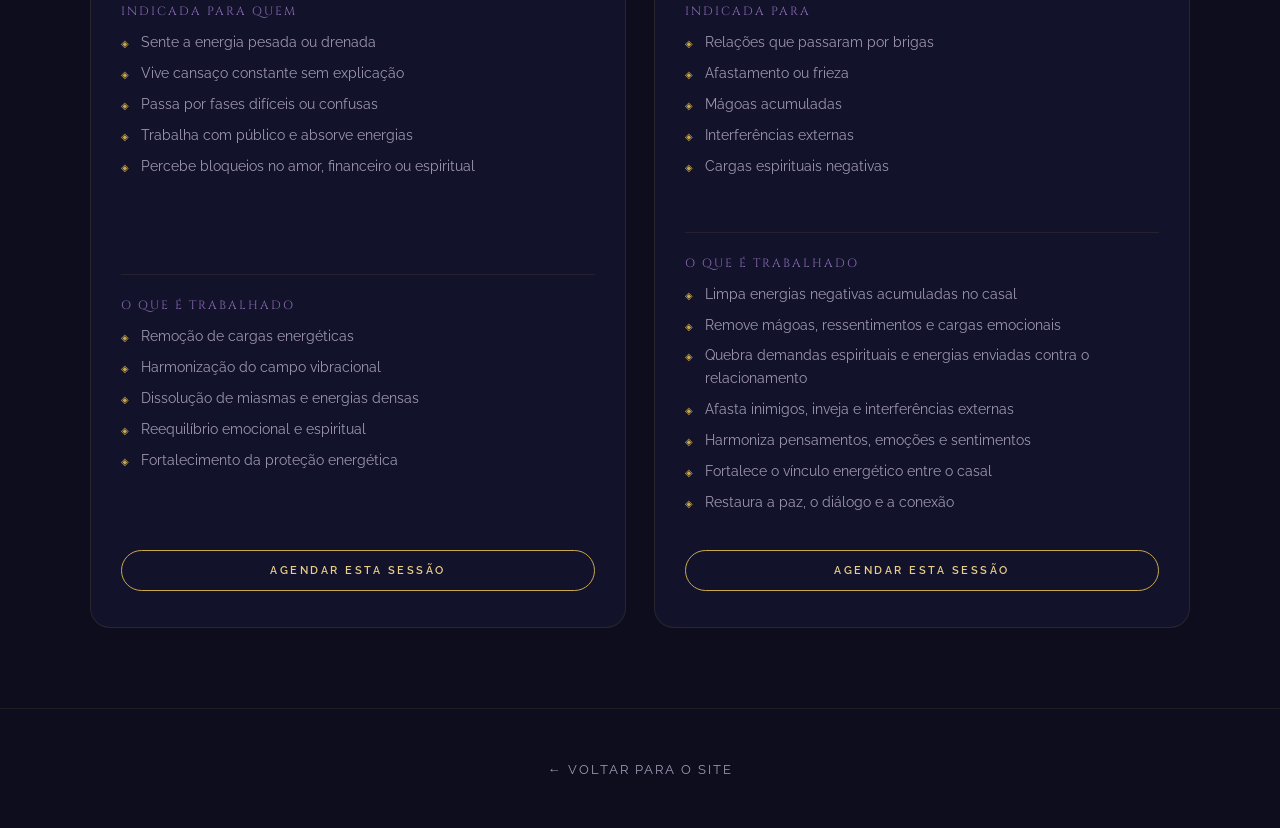
<file: limpezaenergetica.html>
<!DOCTYPE html>
<html lang="pt-br">
<head>
    <meta charset="UTF-8">
    <meta name="viewport" content="width=device-width, initial-scale=1.0">
    <meta name="description" content="Limpeza Energética com Vivian Pimentel. Remoção de energias negativas, harmonização espiritual e proteção para você e seu relacionamento.">
    <title>Limpeza Energética | Vivian Pimentel</title>
    <link rel="stylesheet" href="style.css">
    <link rel="preconnect" href="https://fonts.googleapis.com">
    <link href="https://fonts.googleapis.com/css2?family=Cinzel:wght@400;600;700&family=Raleway:wght@300;400;500;600&display=swap" rel="stylesheet">
    <link rel="stylesheet" href="https://cdnjs.cloudflare.com/ajax/libs/font-awesome/4.7.0/css/font-awesome.min.css">
</head>
<body>

<!-- HERO -->
<div class="hero">
    <h1>Limpeza Energética</h1>
    <p>Vivian Pimentel | Terapia Holística</p>
    <div class="header-ornament">
        <span></span>
        <i class="fa fa-star"></i>
        <span></span>
    </div>
    <div class="badge"><span class="badge-dot"></span> Atendimento Online</div>
</div>

<!-- O QUE É -->
<section class="oque-section">
    <h2 class="section-title">O que é a Limpeza Energética?</h2>
    <p class="section-subtitle">Limpeza de energias negativas</p>
    <p class="oque-texto">
        A limpeza energética é um processo de purificação e renovação das energias do corpo, mente e ambiente. Ela visa eliminar bloqueios, energias negativas e influências indesejadas, promovendo equilíbrio, harmonia e bem-estar. Através de técnicas como defumação, banhos de ervas e mantras, a limpeza energética ajuda a restaurar a vitalidade, clareza mental e conexão espiritual.
    </p>
</section>

<!-- COMO FUNCIONA -->
<section class="como-funciona">
    <h2 class="section-title">Como Funciona?</h2>
    <p class="section-subtitle">Do agendamento à sua sessão</p>

    <div class="passos-grid">
        <div class="passo">
            <div class="passo-numero">1</div>
            <h4>Contato</h4>
            <p>Fale comigo pelo WhatsApp e escolha a limpeza ideal para você</p>
        </div>
        <div class="passo">
            <div class="passo-numero">2</div>
            <h4>Agendamento</h4>
            <p>Combinamos o melhor dia e horário para a sua sessão</p>
        </div>
        <div class="passo">
            <div class="passo-numero">3</div>
            <h4>Pagamento</h4>
            <p>Confirmação após o pagamento via Pix ou transferência</p>
        </div>
        <div class="passo">
            <div class="passo-numero">4</div>
            <h4>Sessão</h4>
            <p>Ritual de limpeza enviado por vídeo + PDF com orientações</p>
        </div>
    </div>
</section>

<!-- MÉTODOS -->
<section class="metodos-section">
    <h2 class="section-title">Escolha sua Limpeza</h2>
    <p class="section-subtitle">Harmonização e equilíbrio do seu campo vibracional</p>

    <div class="metodos-grid">

        <!-- Método 1 -->
        <div class="metodo-card">
            <span class="metodo-tag"><i class="fa fa-comments"></i> Enviada por vídeo gravado</span>
            <p class="metodo-nome">Limpeza Energética Individual</p>
            <p class="metodo-valor">R$ 350,00</p>
            <p class="metodo-desc">A limpeza energética é um atendimento terapêutico voltado para retirar cargas acumuladas, energias densas e interferências que causam cansaço, bloqueios e sensação de peso no dia a dia.</p>

            <p class="metodo-subtitulo">Indicada para quem</p>
            <ul class="metodo-lista">
                <li>Sente a energia pesada ou drenada</li>
                <li>Vive cansaço constante sem explicação</li>
                <li>Passa por fases difíceis ou confusas</li>
                <li>Trabalha com público e absorve energias</li>
                <li>Percebe bloqueios no amor, financeiro ou espiritual</li>
            </ul>

            <hr class="card-divider">

            <p class="metodo-subtitulo">O que é trabalhado</p>
            <ul class="metodo-lista">
                <li>Remoção de cargas energéticas</li>
                <li>Harmonização do campo vibracional</li>
                <li>Dissolução de miasmas e energias densas</li>
                <li>Reequilíbrio emocional e espiritual</li>
                <li>Fortalecimento da proteção energética</li>
            </ul>

            <a class="metodo-btn" href="https://wa.me/+351935941668?text=Olá,%20quero%20agendar%20a%20Limpeza%20Energética%20Individual" target="_blank">Agendar esta sessão</a>
        </div>

        <!-- Método 2 -->
        <div class="metodo-card">
            <span class="metodo-tag"><i class="fa fa-comments"></i> Enviada por vídeo gravado</span>
            <p class="metodo-nome">Limpeza Energética de Casal</p>
            <p class="metodo-valor">R$ 450,00</p>
            <p class="metodo-desc">Este trabalho espiritual foi criado para restaurar, limpar e curar a energia do relacionamento, seja para quem está em namoro, ficante, casamento ou união já desgastada.</p>

            <p class="metodo-subtitulo">Indicada para</p>
            <ul class="metodo-lista">
                <li>Relações que passaram por brigas</li>
                <li>Afastamento ou frieza</li>
                <li>Mágoas acumuladas</li>
                <li>Interferências externas</li>
                <li>Cargas espirituais negativas</li>
            </ul>

            <hr class="card-divider">

            <p class="metodo-subtitulo">O que é trabalhado</p>
            <ul class="metodo-lista">
                <li>Limpa energias negativas acumuladas no casal</li>
                <li>Remove mágoas, ressentimentos e cargas emocionais</li>
                <li>Quebra demandas espirituais e energias enviadas contra o relacionamento</li>
                <li>Afasta inimigos, inveja e interferências externas</li>
                <li>Harmoniza pensamentos, emoções e sentimentos</li>
                <li>Fortalece o vínculo energético entre o casal</li>
                <li>Restaura a paz, o diálogo e a conexão</li>
            </ul>

            <a class="metodo-btn" href="https://wa.me/+351935941668?text=Olá,%20quero%20agendar%20a%20Limpeza%20Energética%20de%20Casal" target="_blank">Agendar esta sessão</a>
        </div>

    </div>
</section>

<!-- VOLTAR -->
<div class="voltar-container">
    <a href="index.html" class="voltar-link">← Voltar para o site</a>
</div>

<!-- BOTÃO VOLTAR AO TOPO -->
<button onclick="window.scrollTo({top: 0, behavior: 'smooth'})" class="btn-topo" id="btnTopo">
    <i class="fa fa-chevron-up"></i>
</button>

<script src="script.js"></script>
</body>
</html>
</file>
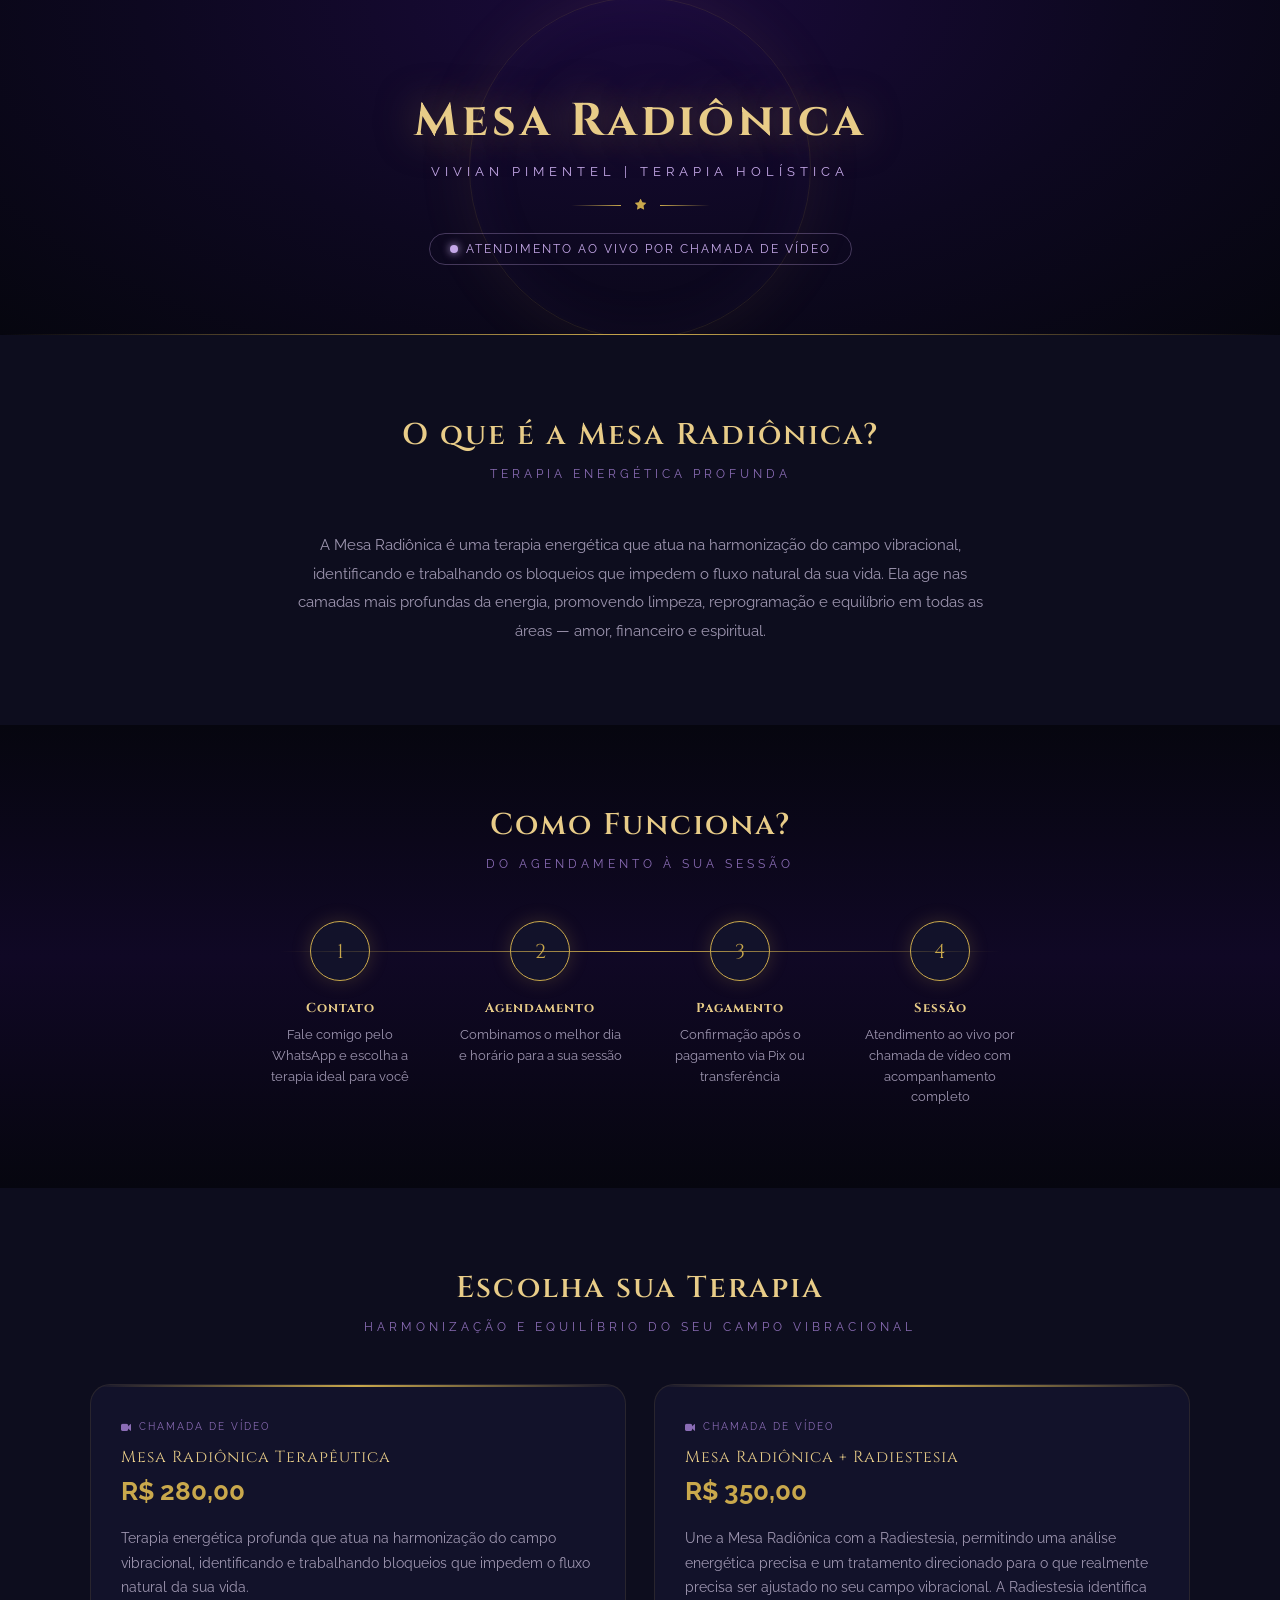
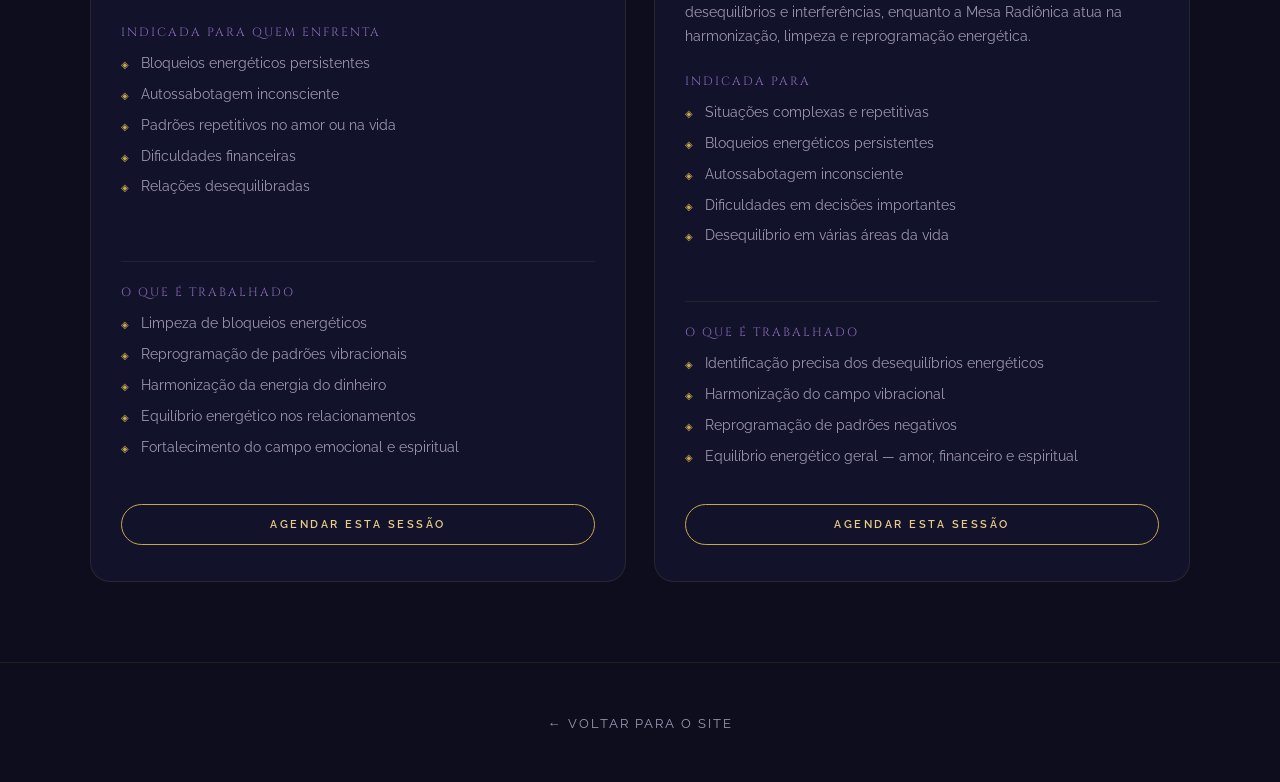
<file: mesaradionica.html>
<!DOCTYPE html>
<html lang="pt-br">
<head>
    <meta charset="UTF-8">
    <meta name="viewport" content="width=device-width, initial-scale=1.0">
    <meta name="description" content="Mesa Radiônica com Vivian Pimentel. Terapia energética profunda para harmonização, limpeza de bloqueios e equilíbrio vibracional.">
    <title>Mesa Radiônica | Vivian Pimentel</title>
    <link rel="stylesheet" href="style.css">
    <link rel="preconnect" href="https://fonts.googleapis.com">
    <link href="https://fonts.googleapis.com/css2?family=Cinzel:wght@400;600;700&family=Raleway:wght@300;400;500;600&display=swap" rel="stylesheet">
    <link rel="stylesheet" href="https://cdnjs.cloudflare.com/ajax/libs/font-awesome/4.7.0/css/font-awesome.min.css">
</head>
<body>

<!-- HERO -->
<div class="hero">
    <h1>Mesa Radiônica</h1>
    <p>Vivian Pimentel | Terapia Holística</p>
    <div class="header-ornament">
        <span></span>
        <i class="fa fa-star"></i>
        <span></span>
    </div>
    <div class="badge"><span class="badge-dot video"></span> Atendimento ao vivo por chamada de vídeo</div>
</div>

<!-- O QUE É -->
<section class="oque-section">
    <h2 class="section-title">O que é a Mesa Radiônica?</h2>
    <p class="section-subtitle">Terapia energética profunda</p>
    <p class="oque-texto">
        A Mesa Radiônica é uma terapia energética que atua na harmonização do campo vibracional, identificando e trabalhando os bloqueios que impedem o fluxo natural da sua vida. Ela age nas camadas mais profundas da energia, promovendo limpeza, reprogramação e equilíbrio em todas as áreas — amor, financeiro e espiritual.
    </p>
</section>

<!-- COMO FUNCIONA -->
<section class="como-funciona">
    <h2 class="section-title">Como Funciona?</h2>
    <p class="section-subtitle">Do agendamento à sua sessão</p>

    <div class="passos-grid">
        <div class="passo">
            <div class="passo-numero">1</div>
            <h4>Contato</h4>
            <p>Fale comigo pelo WhatsApp e escolha a terapia ideal para você</p>
        </div>
        <div class="passo">
            <div class="passo-numero">2</div>
            <h4>Agendamento</h4>
            <p>Combinamos o melhor dia e horário para a sua sessão</p>
        </div>
        <div class="passo">
            <div class="passo-numero">3</div>
            <h4>Pagamento</h4>
            <p>Confirmação após o pagamento via Pix ou transferência</p>
        </div>
        <div class="passo">
            <div class="passo-numero">4</div>
            <h4>Sessão</h4>
            <p>Atendimento ao vivo por chamada de vídeo com acompanhamento completo</p>
        </div>
    </div>
</section>

<!-- MÉTODOS -->
<section class="metodos-section">
    <h2 class="section-title">Escolha sua Terapia</h2>
    <p class="section-subtitle">Harmonização e equilíbrio do seu campo vibracional</p>

    <div class="metodos-grid">

        <!-- Método 1 -->
        <div class="metodo-card">
            <span class="metodo-tag"><i class="fa fa-video-camera"></i> Chamada de vídeo</span>
            <p class="metodo-nome">Mesa Radiônica Terapêutica</p>
            <p class="metodo-valor">R$ 280,00</p>
            <p class="metodo-desc">Terapia energética profunda que atua na harmonização do campo vibracional, identificando e trabalhando bloqueios que impedem o fluxo natural da sua vida.</p>

            <p class="metodo-subtitulo">Indicada para quem enfrenta</p>
            <ul class="metodo-lista">
                <li>Bloqueios energéticos persistentes</li>
                <li>Autossabotagem inconsciente</li>
                <li>Padrões repetitivos no amor ou na vida</li>
                <li>Dificuldades financeiras</li>
                <li>Relações desequilibradas</li>
            </ul>

            <hr class="card-divider">

            <p class="metodo-subtitulo">O que é trabalhado</p>
            <ul class="metodo-lista">
                <li>Limpeza de bloqueios energéticos</li>
                <li>Reprogramação de padrões vibracionais</li>
                <li>Harmonização da energia do dinheiro</li>
                <li>Equilíbrio energético nos relacionamentos</li>
                <li>Fortalecimento do campo emocional e espiritual</li>
            </ul>

            <a class="metodo-btn" href="https://wa.me/+351935941668?text=Olá,%20quero%20agendar%20a%20Mesa%20Radiônica%20Terapêutica" target="_blank">Agendar esta sessão</a>
        </div>

        <!-- Método 2 -->
        <div class="metodo-card">
            <span class="metodo-tag"><i class="fa fa-video-camera"></i> Chamada de vídeo</span>
            <p class="metodo-nome">Mesa Radiônica + Radiestesia</p>
            <p class="metodo-valor">R$ 350,00</p>
            <p class="metodo-desc">Une a Mesa Radiônica com a Radiestesia, permitindo uma análise energética precisa e um tratamento direcionado para o que realmente precisa ser ajustado no seu campo vibracional. A Radiestesia identifica desequilíbrios e interferências, enquanto a Mesa Radiônica atua na harmonização, limpeza e reprogramação energética.</p>

            <p class="metodo-subtitulo">Indicada para</p>
            <ul class="metodo-lista">
                <li>Situações complexas e repetitivas</li>
                <li>Bloqueios energéticos persistentes</li>
                <li>Autossabotagem inconsciente</li>
                <li>Dificuldades em decisões importantes</li>
                <li>Desequilíbrio em várias áreas da vida</li>
            </ul>

            <hr class="card-divider">

            <p class="metodo-subtitulo">O que é trabalhado</p>
            <ul class="metodo-lista">
                <li>Identificação precisa dos desequilíbrios energéticos</li>
                <li>Harmonização do campo vibracional</li>
                <li>Reprogramação de padrões negativos</li>
                <li>Equilíbrio energético geral — amor, financeiro e espiritual</li>
            </ul>

            <a class="metodo-btn" href="https://wa.me/+351935941668?text=Olá,%20quero%20agendar%20a%20Mesa%20Radiônica%20+%20Radiestesia" target="_blank">Agendar esta sessão</a>
        </div>

    </div>
</section>

<!-- VOLTAR -->
<div class="voltar-container">
    <a href="index.html" class="voltar-link">← Voltar para o site</a>
</div>

<!-- BOTÃO VOLTAR AO TOPO -->
<button onclick="window.scrollTo({top: 0, behavior: 'smooth'})" class="btn-topo" id="btnTopo">
    <i class="fa fa-chevron-up"></i>
</button>

<script src="script.js"></script>
</body>
</html>
</file>
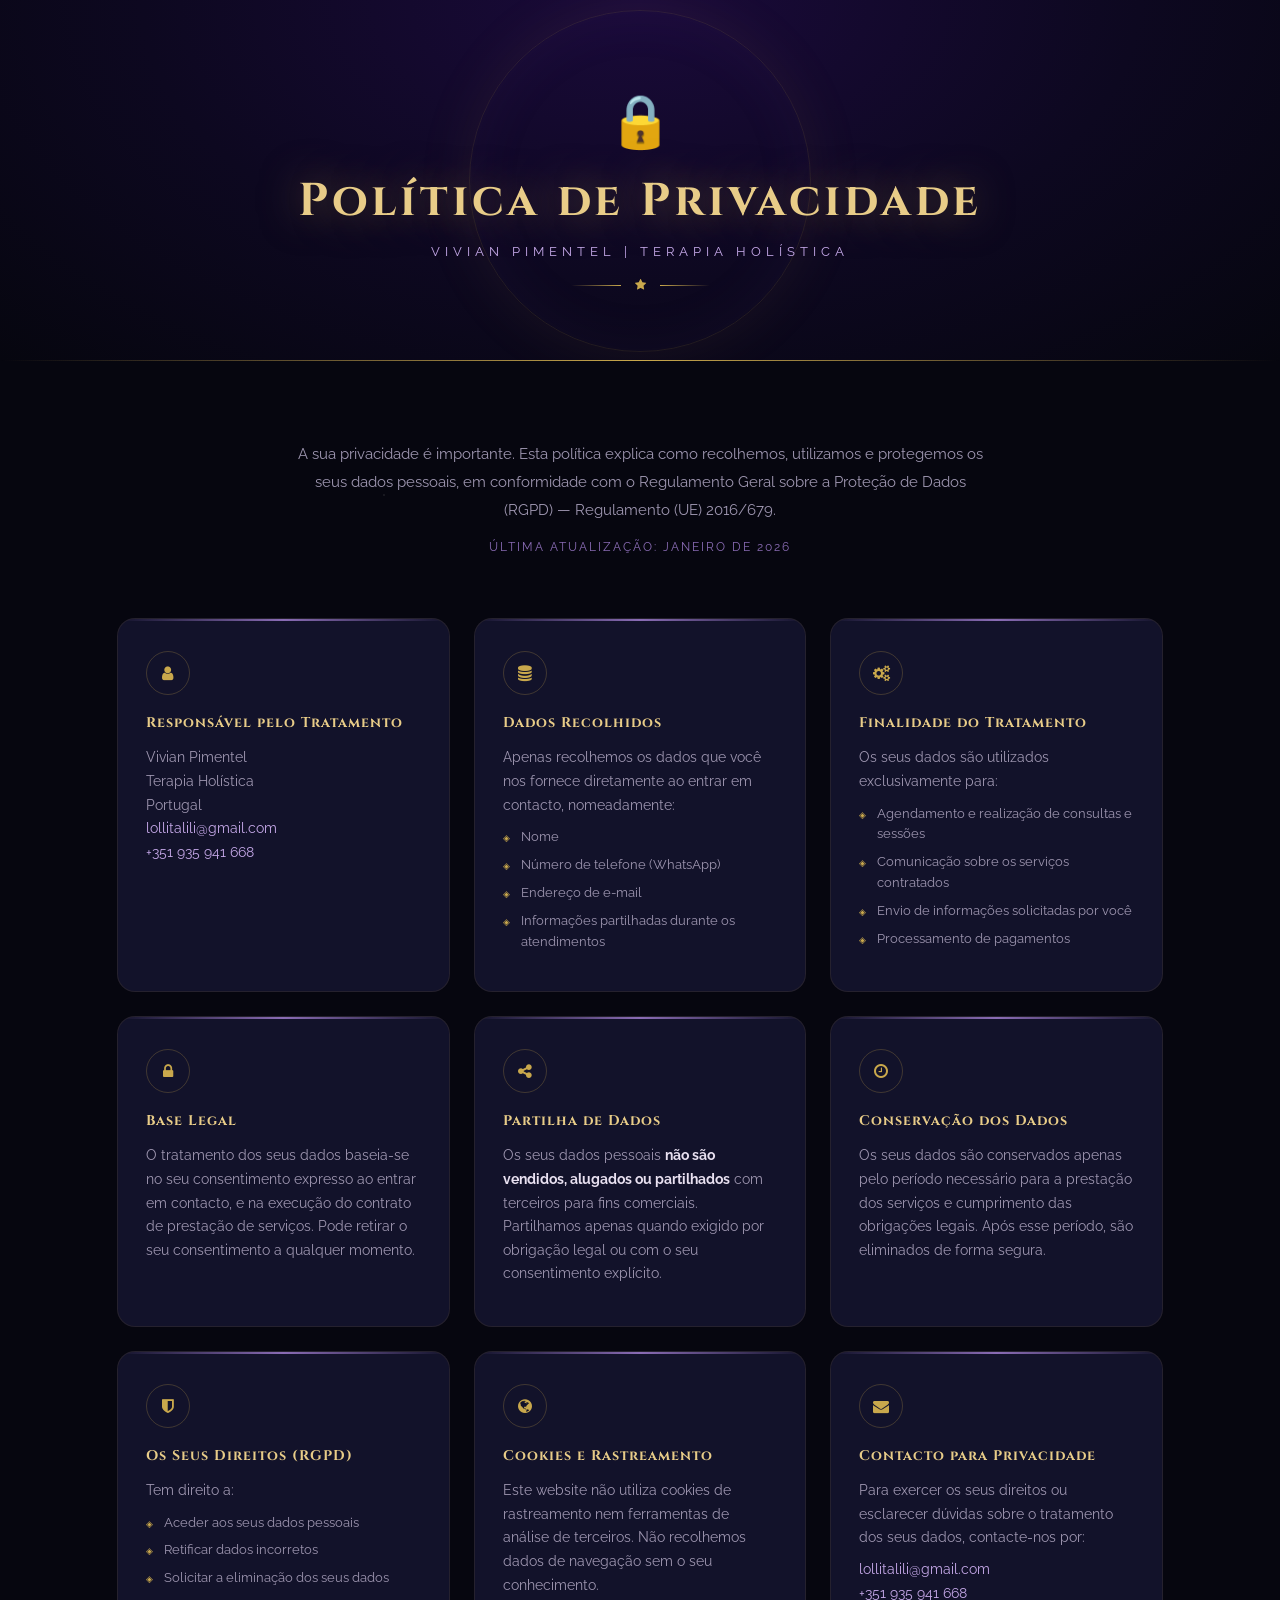
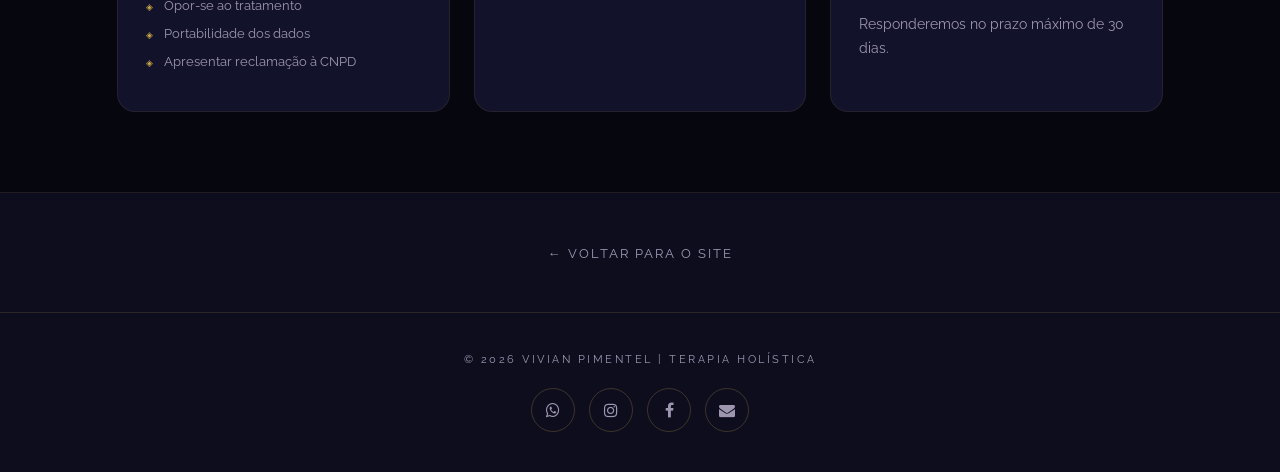
<file: politicadeprivacidade.html>
<!DOCTYPE html>
<html lang="pt-br">
<head>
    <meta charset="UTF-8">
    <meta name="viewport" content="width=device-width, initial-scale=1.0">
    <meta name="description" content="Política de Privacidade de Vivian Pimentel — Terapia Holística. Saiba como os seus dados são tratados em conformidade com o RGPD.">
    <title>Política de Privacidade | Vivian Pimentel</title>
    <link rel="stylesheet" href="style.css">
    <link rel="preconnect" href="https://fonts.googleapis.com">
    <link href="https://fonts.googleapis.com/css2?family=Cinzel:wght@400;600;700&family=Raleway:wght@300;400;500;600&display=swap" rel="stylesheet">
    <link rel="stylesheet" href="https://cdnjs.cloudflare.com/ajax/libs/font-awesome/4.7.0/css/font-awesome.min.css">
</head>
<body>

<!-- HERO -->
<div class="hero">
    <span class="hero-icon">🔒</span>
    <h1>Política de Privacidade</h1>
    <p>Vivian Pimentel | Terapia Holística</p>
    <div class="header-ornament">
        <span></span>
        <i class="fa fa-star"></i>
        <span></span>
    </div>
</div>

<!-- CONTEÚDO -->
<section class="privacidade-section">

    <div class="privacidade-intro reveal">
        <p>A sua privacidade é importante. Esta política explica como recolhemos, utilizamos e protegemos os seus dados pessoais, em conformidade com o Regulamento Geral sobre a Proteção de Dados (RGPD) — Regulamento (UE) 2016/679.</p>
        <p class="privacidade-data">Última atualização: Janeiro de 2026</p>
    </div>

    <div class="privacidade-grid">

        <div class="privacidade-card reveal reveal-delay-1">
            <div class="privacidade-icon"><i class="fa fa-user"></i></div>
            <h3>Responsável pelo Tratamento</h3>
            <p>Vivian Pimentel<br>
            Terapia Holística<br>
            Portugal<br>
            <a href="mailto:lollitalili@gmail.com">lollitalili@gmail.com</a><br>
            <a href="https://wa.me/351935941668" target="_blank">+351 935 941 668</a></p>
        </div>

        <div class="privacidade-card reveal reveal-delay-2">
            <div class="privacidade-icon"><i class="fa fa-database"></i></div>
            <h3>Dados Recolhidos</h3>
            <p>Apenas recolhemos os dados que você nos fornece diretamente ao entrar em contacto, nomeadamente:</p>
            <ul>
                <li>Nome</li>
                <li>Número de telefone (WhatsApp)</li>
                <li>Endereço de e-mail</li>
                <li>Informações partilhadas durante os atendimentos</li>
            </ul>
        </div>

        <div class="privacidade-card reveal reveal-delay-3">
            <div class="privacidade-icon"><i class="fa fa-cogs"></i></div>
            <h3>Finalidade do Tratamento</h3>
            <p>Os seus dados são utilizados exclusivamente para:</p>
            <ul>
                <li>Agendamento e realização de consultas e sessões</li>
                <li>Comunicação sobre os serviços contratados</li>
                <li>Envio de informações solicitadas por você</li>
                <li>Processamento de pagamentos</li>
            </ul>
        </div>

        <div class="privacidade-card reveal reveal-delay-1">
            <div class="privacidade-icon"><i class="fa fa-lock"></i></div>
            <h3>Base Legal</h3>
            <p>O tratamento dos seus dados baseia-se no seu consentimento expresso ao entrar em contacto, e na execução do contrato de prestação de serviços. Pode retirar o seu consentimento a qualquer momento.</p>
        </div>

        <div class="privacidade-card reveal reveal-delay-2">
            <div class="privacidade-icon"><i class="fa fa-share-alt"></i></div>
            <h3>Partilha de Dados</h3>
            <p>Os seus dados pessoais <strong>não são vendidos, alugados ou partilhados</strong> com terceiros para fins comerciais. Partilhamos apenas quando exigido por obrigação legal ou com o seu consentimento explícito.</p>
        </div>

        <div class="privacidade-card reveal reveal-delay-3">
            <div class="privacidade-icon"><i class="fa fa-clock-o"></i></div>
            <h3>Conservação dos Dados</h3>
            <p>Os seus dados são conservados apenas pelo período necessário para a prestação dos serviços e cumprimento das obrigações legais. Após esse período, são eliminados de forma segura.</p>
        </div>

        <div class="privacidade-card reveal reveal-delay-1">
            <div class="privacidade-icon"><i class="fa fa-shield"></i></div>
            <h3>Os Seus Direitos (RGPD)</h3>
            <p>Tem direito a:</p>
            <ul>
                <li>Aceder aos seus dados pessoais</li>
                <li>Retificar dados incorretos</li>
                <li>Solicitar a eliminação dos seus dados</li>
                <li>Opor-se ao tratamento</li>
                <li>Portabilidade dos dados</li>
                <li>Apresentar reclamação à CNPD</li>
            </ul>
        </div>

        <div class="privacidade-card reveal reveal-delay-2">
            <div class="privacidade-icon"><i class="fa fa-globe"></i></div>
            <h3>Cookies e Rastreamento</h3>
            <p>Este website não utiliza cookies de rastreamento nem ferramentas de análise de terceiros. Não recolhemos dados de navegação sem o seu conhecimento.</p>
        </div>

        <div class="privacidade-card reveal reveal-delay-3">
            <div class="privacidade-icon"><i class="fa fa-envelope"></i></div>
            <h3>Contacto para Privacidade</h3>
            <p>Para exercer os seus direitos ou esclarecer dúvidas sobre o tratamento dos seus dados, contacte-nos por:</p>
            <p>
                <a href="mailto:lollitalili@gmail.com">lollitalili@gmail.com</a><br>
                <a href="https://wa.me/351935941668" target="_blank">+351 935 941 668</a>
            </p>
            <p>Responderemos no prazo máximo de 30 dias.</p>
        </div>

    </div>

</section>

<!-- VOLTAR -->
<div class="voltar-container">
    <a href="index.html" class="voltar-link">← Voltar para o site</a>
</div>

<!-- RODAPÉ -->
<footer class="footer-bottom">
    <p>© 2026 Vivian Pimentel | Terapia Holística</p>
    <div class="social-icons">
        <a href="https://wa.me/351935941668" target="_blank" class="icon-btn"><i class="fa fa-whatsapp"></i></a>
        <a href="https://instagram.com/maevividemulambo/" target="_blank" class="icon-btn"><i class="fa fa-instagram"></i></a>
        <a href="https://facebook.com/people/Vivi-de-mulambo/61585309869550/" target="_blank" class="icon-btn"><i class="fa fa-facebook"></i></a>
        <a href="mailto:lollitalili@gmail.com" class="icon-btn"><i class="fa fa-envelope"></i></a>
    </div>
</footer>

<script src="script.js"></script>
</body>
</html>
</file>
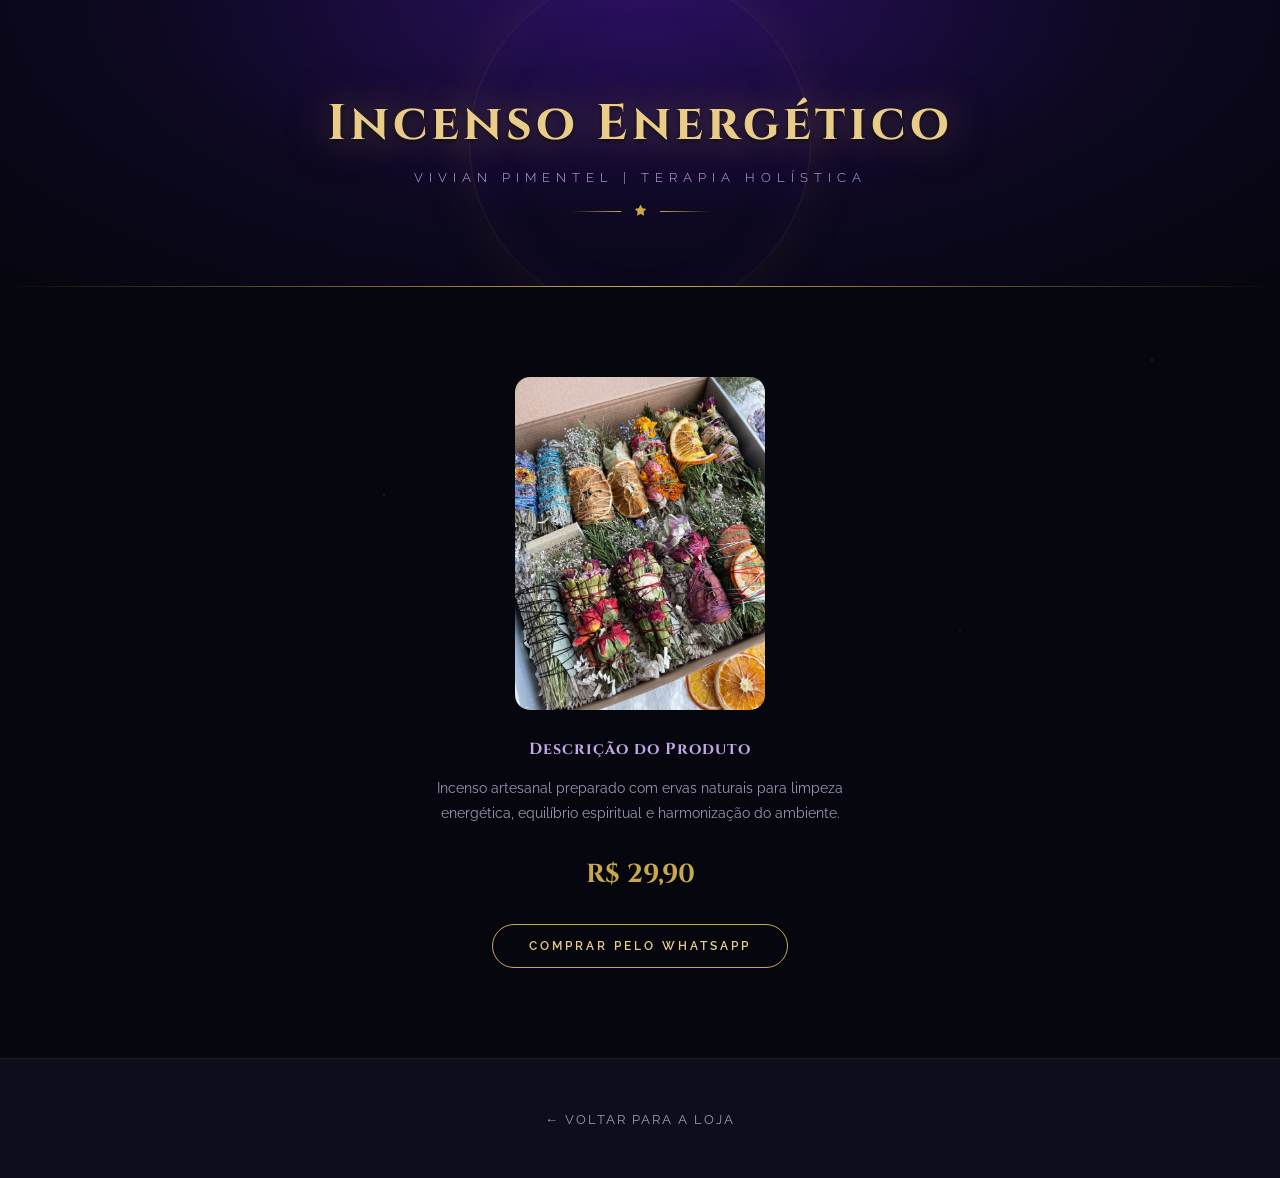
<file: produto1.html>
<!DOCTYPE html>
<html lang="pt-br">
<head>
    <meta charset="UTF-8">
    <meta name="viewport" content="width=device-width, initial-scale=1.0">
    <meta name="description" content="Incenso artesanal com ervas naturais para limpeza energética e harmonização espiritual. Vivian Pimentel | Terapia Holística.">
    <title>Incenso Energético | Vivian Pimentel</title>
    <link rel="stylesheet" href="style.css">
    <link rel="preconnect" href="https://fonts.googleapis.com">
    <link href="https://fonts.googleapis.com/css2?family=Cinzel:wght@400;600;700&family=Raleway:wght@300;400;500;600&display=swap" rel="stylesheet">
    <link rel="stylesheet" href="https://cdnjs.cloudflare.com/ajax/libs/font-awesome/4.7.0/css/font-awesome.min.css">
</head>
<body>

<header>
    <h1>Incenso Energético</h1>
    <p>Vivian Pimentel | Terapia Holística</p>
    <div class="header-ornament">
        <span></span>
        <i class="fa fa-star"></i>
        <span></span>
    </div>
</header>

<section class="section" style="max-width: 560px; margin: 0 auto;">

    <img src="imagem1.jpg" alt="Incenso Energético" style="width: 250px; border-radius: 15px; display: block; margin: 0 auto;">

    <h2 style="font-size: 16px; margin-top: 28px; font-family: 'Cinzel', serif; color: var(--lavender); letter-spacing: 1px;">Descrição do Produto</h2>

    <p style="margin-top: 16px; font-size: 14px; color: var(--text-muted); line-height: 1.8;">
        Incenso artesanal preparado com ervas naturais para limpeza energética,
        equilíbrio espiritual e harmonização do ambiente.
    </p>

    <h3 style="color: var(--gold); font-size: 26px; margin-top: 30px; font-family: 'Cinzel', serif;">R$ 29,90</h3>

    <a class="botao" href="https://wa.me/+351935941668?text=Olá,%20tenho%20interesse%20no%20Incenso%20Energético" target="_blank">
        Comprar pelo WhatsApp
    </a>

</section>

<div class="voltar-container">
    <a href="index.html" class="voltar-link">← Voltar para a loja</a>
</div>

<button onclick="window.scrollTo({top: 0, behavior: 'smooth'})" class="btn-topo" id="btnTopo">
    <i class="fa fa-chevron-up"></i>
</button>

<script src="script.js"></script>
</body>
</html>
</file>
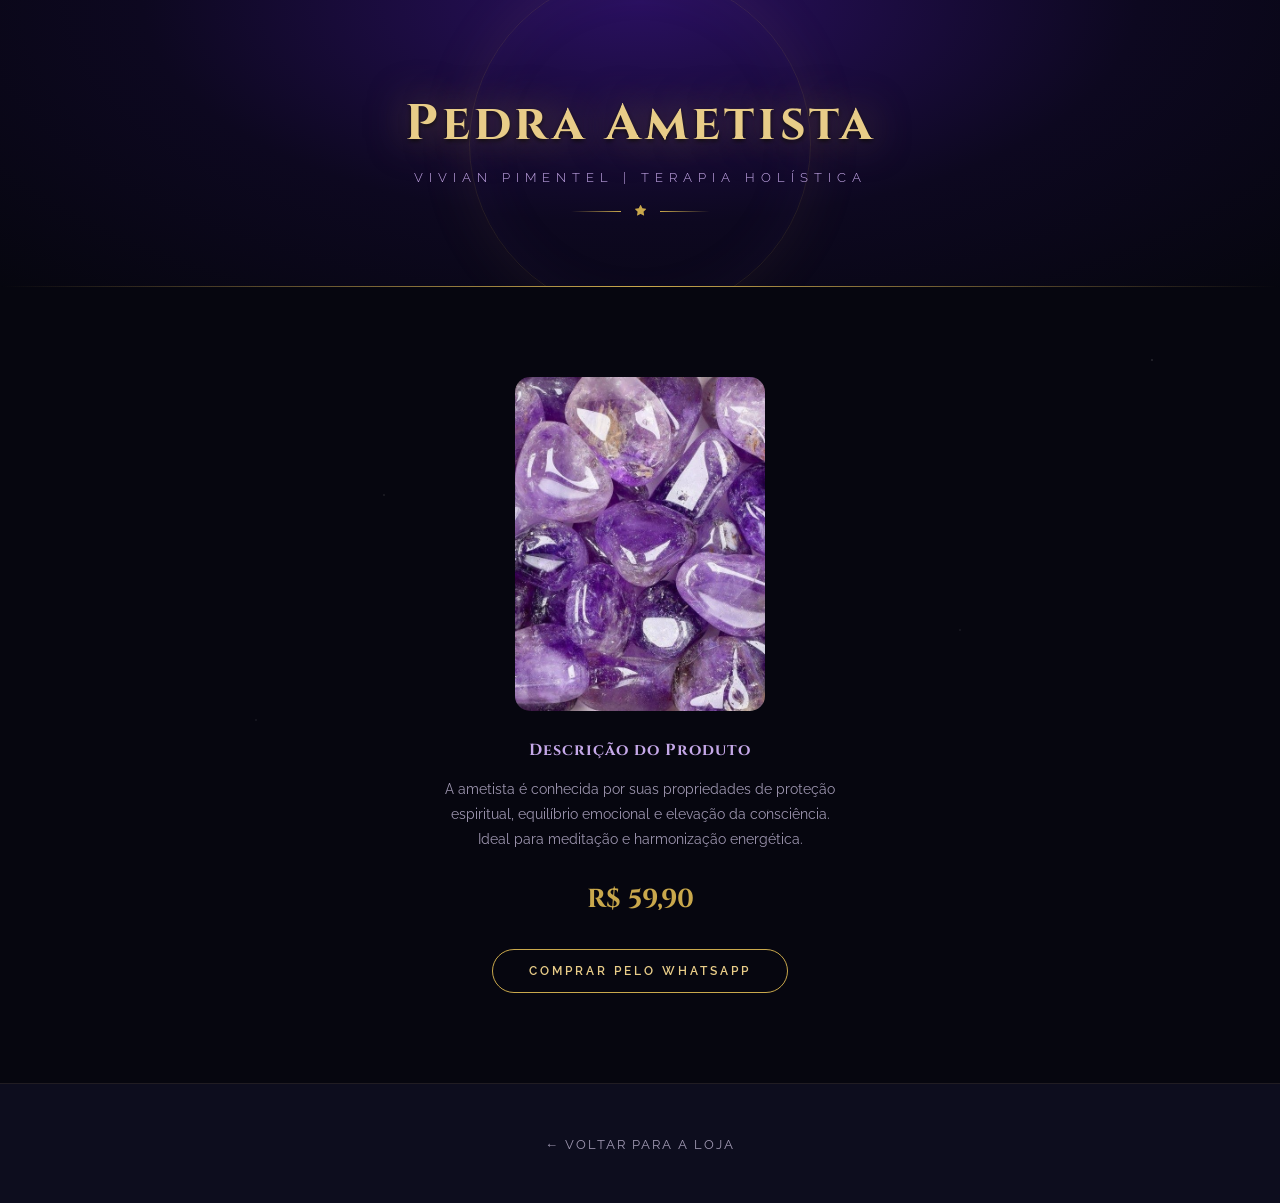
<file: produto2.html>
<!DOCTYPE html>
<html lang="pt-br">
<head>
    <meta charset="UTF-8">
    <meta name="viewport" content="width=device-width, initial-scale=1.0">
    <meta name="description" content="Pedra Ametista para proteção espiritual, equilíbrio emocional e meditação. Vivian Pimentel | Terapia Holística.">
    <title>Pedra Ametista | Vivian Pimentel</title>
    <link rel="stylesheet" href="style.css">
    <link rel="preconnect" href="https://fonts.googleapis.com">
    <link href="https://fonts.googleapis.com/css2?family=Cinzel:wght@400;600;700&family=Raleway:wght@300;400;500;600&display=swap" rel="stylesheet">
    <link rel="stylesheet" href="https://cdnjs.cloudflare.com/ajax/libs/font-awesome/4.7.0/css/font-awesome.min.css">
</head>
<body>

<header>
    <h1>Pedra Ametista</h1>
    <p>Vivian Pimentel | Terapia Holística</p>
    <div class="header-ornament">
        <span></span>
        <i class="fa fa-star"></i>
        <span></span>
    </div>
</header>

<section class="section" style="max-width: 560px; margin: 0 auto;">

    <img src="imagem2.jpg" alt="Pedra Ametista" style="width: 250px; border-radius: 15px; display: block; margin: 0 auto;">

    <h2 style="font-size: 16px; margin-top: 28px; font-family: 'Cinzel', serif; color: var(--lavender); letter-spacing: 1px;">Descrição do Produto</h2>

    <p style="margin-top: 16px; font-size: 14px; color: var(--text-muted); line-height: 1.8;">
        A ametista é conhecida por suas propriedades de proteção espiritual,
        equilíbrio emocional e elevação da consciência.
        Ideal para meditação e harmonização energética.
    </p>

    <h3 style="color: var(--gold); font-size: 26px; margin-top: 30px; font-family: 'Cinzel', serif;">R$ 59,90</h3>

    <a class="botao" href="https://wa.me/+351935941668?text=Olá,%20tenho%20interesse%20na%20Pedra%20Ametista" target="_blank">
        Comprar pelo WhatsApp
    </a>

</section>

<div class="voltar-container">
    <a href="index.html" class="voltar-link">← Voltar para a loja</a>
</div>

<button onclick="window.scrollTo({top: 0, behavior: 'smooth'})" class="btn-topo" id="btnTopo">
    <i class="fa fa-chevron-up"></i>
</button>

<script src="script.js"></script>
</body>
</html>
</file>
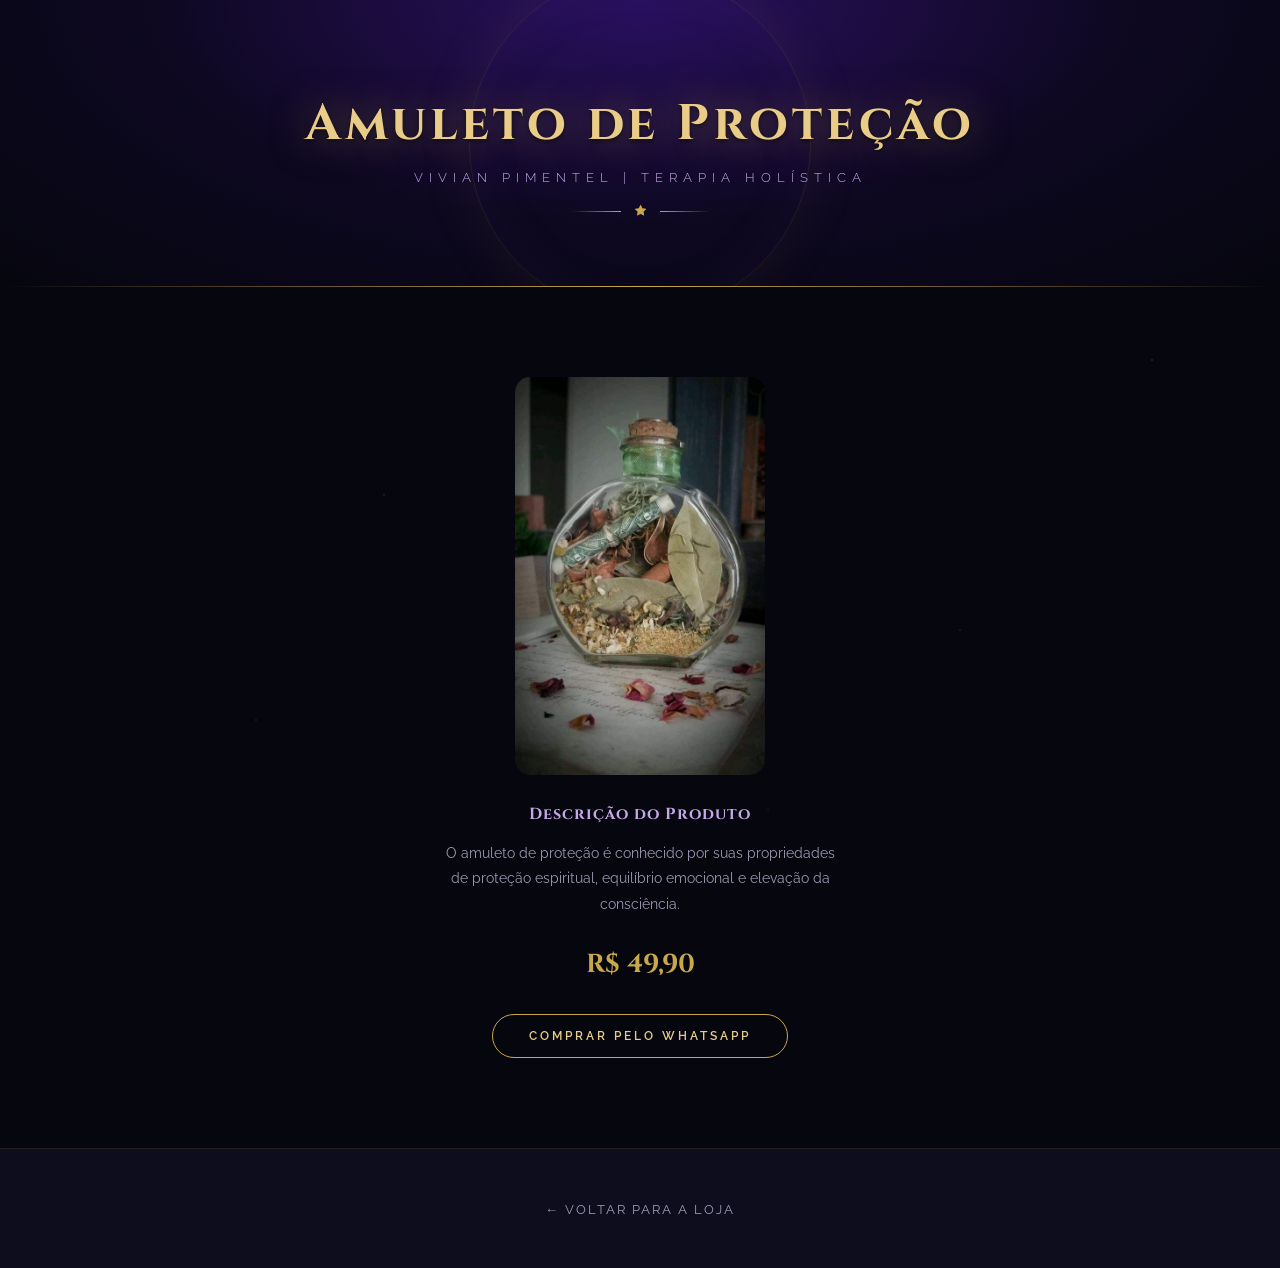
<file: produto3.html>
<!DOCTYPE html>
<html lang="pt-br">
<head>
    <meta charset="UTF-8">
    <meta name="viewport" content="width=device-width, initial-scale=1.0">
    <meta name="description" content="Amuleto de Proteção espiritual para equilíbrio emocional e elevação da consciência. Vivian Pimentel | Terapia Holística.">
    <title>Amuleto de Proteção | Vivian Pimentel</title>
    <link rel="stylesheet" href="style.css">
    <link rel="preconnect" href="https://fonts.googleapis.com">
    <link href="https://fonts.googleapis.com/css2?family=Cinzel:wght@400;600;700&family=Raleway:wght@300;400;500;600&display=swap" rel="stylesheet">
    <link rel="stylesheet" href="https://cdnjs.cloudflare.com/ajax/libs/font-awesome/4.7.0/css/font-awesome.min.css">
</head>
<body>

<header>
    <h1>Amuleto de Proteção</h1>
    <p>Vivian Pimentel | Terapia Holística</p>
    <div class="header-ornament">
        <span></span>
        <i class="fa fa-star"></i>
        <span></span>
    </div>
</header>

<section class="section" style="max-width: 560px; margin: 0 auto;">

    <img src="imagem3.jpg" alt="Amuleto de Proteção" style="width: 250px; border-radius: 15px; display: block; margin: 0 auto;">

    <h2 style="font-size: 16px; margin-top: 28px; font-family: 'Cinzel', serif; color: var(--lavender); letter-spacing: 1px;">Descrição do Produto</h2>

    <p style="margin-top: 16px; font-size: 14px; color: var(--text-muted); line-height: 1.8;">
        O amuleto de proteção é conhecido por suas propriedades de proteção espiritual,
        equilíbrio emocional e elevação da consciência.
    </p>

    <h3 style="color: var(--gold); font-size: 26px; margin-top: 30px; font-family: 'Cinzel', serif;">R$ 49,90</h3>

    <a class="botao" href="https://wa.me/+351935941668?text=Olá,%20tenho%20interesse%20no%20Amuleto%20de%20Proteção" target="_blank">
        Comprar pelo WhatsApp
    </a>

</section>

<div class="voltar-container">
    <a href="index.html" class="voltar-link">← Voltar para a loja</a>
</div>

<button onclick="window.scrollTo({top: 0, behavior: 'smooth'})" class="btn-topo" id="btnTopo">
    <i class="fa fa-chevron-up"></i>
</button>

<script src="script.js"></script>
</body>
</html>
</file>
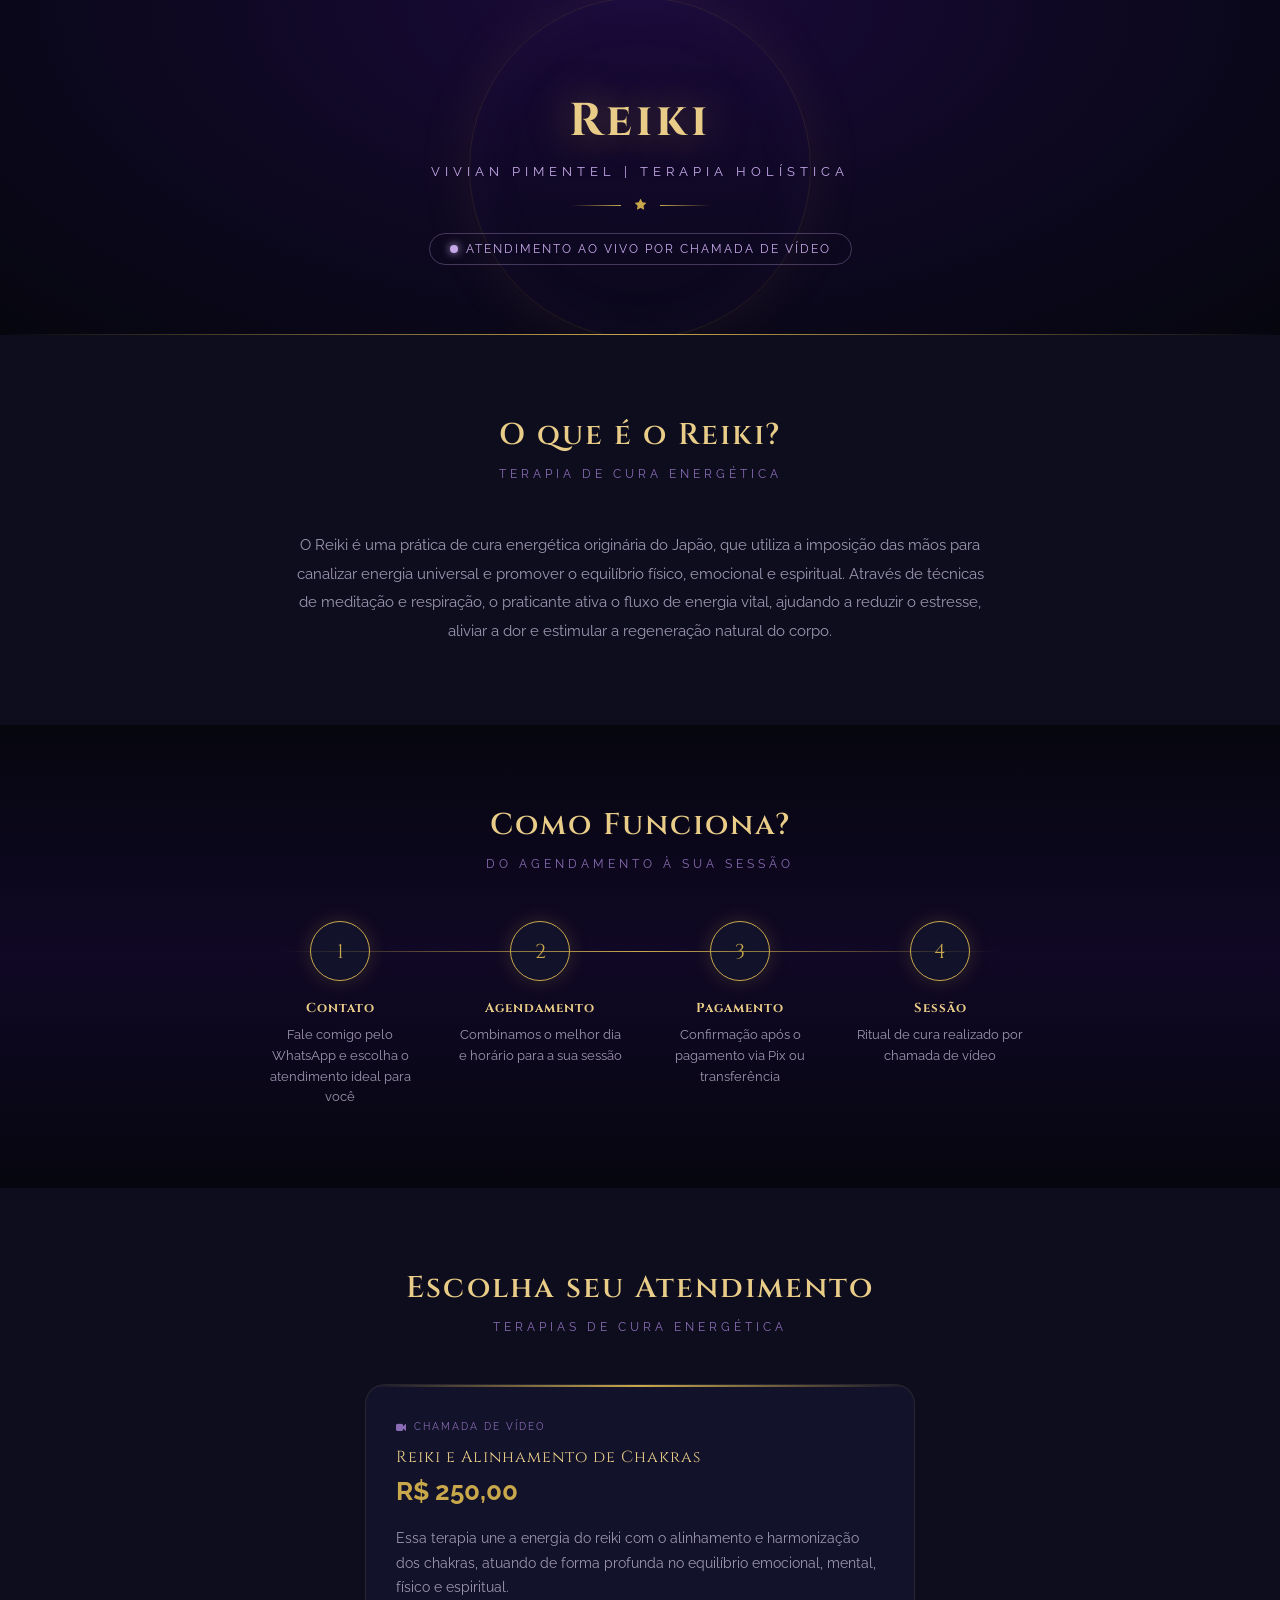
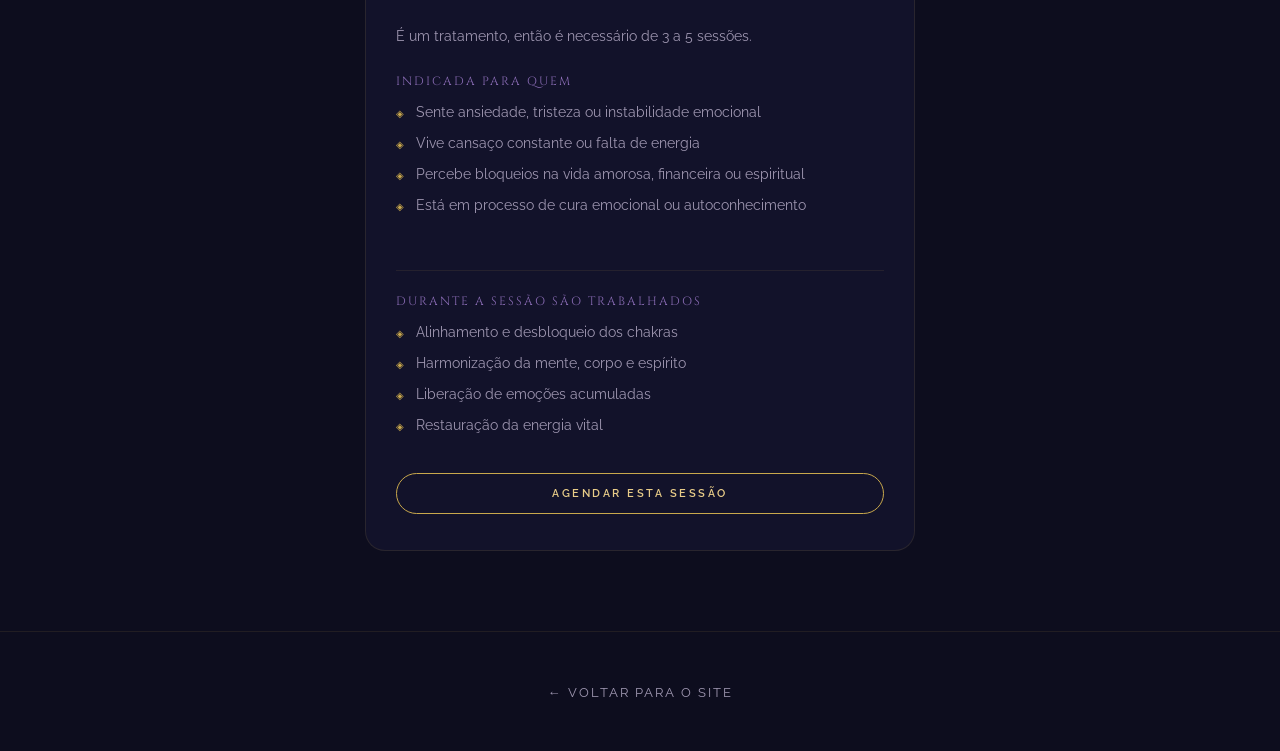
<file: reiki.html>
<!DOCTYPE html>
<html lang="pt-br">
<head>
    <meta charset="UTF-8">
    <meta name="viewport" content="width=device-width, initial-scale=1.0">
    <meta name="description" content="Reiki e alinhamento de chakras com Vivian Pimentel. Terapia de cura energética para equilíbrio físico, emocional e espiritual.">
    <title>Reiki | Vivian Pimentel</title>
    <link rel="stylesheet" href="style.css">
    <link rel="preconnect" href="https://fonts.googleapis.com">
    <link href="https://fonts.googleapis.com/css2?family=Cinzel:wght@400;600;700&family=Raleway:wght@300;400;500;600&display=swap" rel="stylesheet">
    <link rel="stylesheet" href="https://cdnjs.cloudflare.com/ajax/libs/font-awesome/4.7.0/css/font-awesome.min.css">
</head>
<body>

<!-- HERO -->
<div class="hero">
    <h1>Reiki</h1>
    <p>Vivian Pimentel | Terapia Holística</p>
    <div class="header-ornament">
        <span></span>
        <i class="fa fa-star"></i>
        <span></span>
    </div>
    <div class="badge"><span class="badge-dot video"></span> Atendimento ao vivo por chamada de vídeo</div>
</div>

<!-- O QUE É -->
<section class="oque-section">
    <h2 class="section-title">O que é o Reiki?</h2>
    <p class="section-subtitle">Terapia de cura energética</p>
    <p class="oque-texto">
        O Reiki é uma prática de cura energética originária do Japão, que utiliza a imposição das mãos para canalizar energia universal e promover o equilíbrio físico, emocional e espiritual. Através de técnicas de meditação e respiração, o praticante ativa o fluxo de energia vital, ajudando a reduzir o estresse, aliviar a dor e estimular a regeneração natural do corpo.
    </p>
</section>

<!-- COMO FUNCIONA -->
<section class="como-funciona">
    <h2 class="section-title">Como Funciona?</h2>
    <p class="section-subtitle">Do agendamento à sua sessão</p>

    <div class="passos-grid">
        <div class="passo">
            <div class="passo-numero">1</div>
            <h4>Contato</h4>
            <p>Fale comigo pelo WhatsApp e escolha o atendimento ideal para você</p>
        </div>
        <div class="passo">
            <div class="passo-numero">2</div>
            <h4>Agendamento</h4>
            <p>Combinamos o melhor dia e horário para a sua sessão</p>
        </div>
        <div class="passo">
            <div class="passo-numero">3</div>
            <h4>Pagamento</h4>
            <p>Confirmação após o pagamento via Pix ou transferência</p>
        </div>
        <div class="passo">
            <div class="passo-numero">4</div>
            <h4>Sessão</h4>
            <p>Ritual de cura realizado por chamada de vídeo</p>
        </div>
    </div>
</section>

<!-- MÉTODOS -->
<section class="metodos-section">
    <h2 class="section-title">Escolha seu Atendimento</h2>
    <p class="section-subtitle">Terapias de cura energética</p>

    <div class="metodos-grid">

        <!-- Método 1 -->
        <div class="metodo-card">
            <span class="metodo-tag"><i class="fa fa-video-camera"></i> Chamada de vídeo</span>
            <p class="metodo-nome">Reiki e Alinhamento de Chakras</p>
            <p class="metodo-valor">R$ 250,00</p>
            <p class="metodo-desc">Essa terapia une a energia do reiki com o alinhamento e harmonização dos chakras, atuando de forma profunda no equilíbrio emocional, mental, físico e espiritual.<br><br>
            É um tratamento, então é necessário de 3 a 5 sessões.</p>

            <p class="metodo-subtitulo">Indicada para quem</p>
            <ul class="metodo-lista">
                <li>Sente ansiedade, tristeza ou instabilidade emocional</li>
                <li>Vive cansaço constante ou falta de energia</li>
                <li>Percebe bloqueios na vida amorosa, financeira ou espiritual</li>
                <li>Está em processo de cura emocional ou autoconhecimento</li>
            </ul>

            <hr class="card-divider">

            <p class="metodo-subtitulo">Durante a sessão são trabalhados</p>
            <ul class="metodo-lista">
                <li>Alinhamento e desbloqueio dos chakras</li>
                <li>Harmonização da mente, corpo e espírito</li>
                <li>Liberação de emoções acumuladas</li>
                <li>Restauração da energia vital</li>
            </ul>

            <a class="metodo-btn" href="https://wa.me/+351935941668?text=Olá,%20quero%20agendar%20o%20Reiki%20com%20Alinhamento%20de%20Chakras" target="_blank">Agendar esta sessão</a>
        </div>

    </div>
</section>

<!-- VOLTAR -->
<div class="voltar-container">
    <a href="index.html" class="voltar-link">← Voltar para o site</a>
</div>

<!-- BOTÃO VOLTAR AO TOPO -->
<button onclick="window.scrollTo({top: 0, behavior: 'smooth'})" class="btn-topo" id="btnTopo">
    <i class="fa fa-chevron-up"></i>
</button>

<script src="script.js"></script>
</body>
</html>
</file>
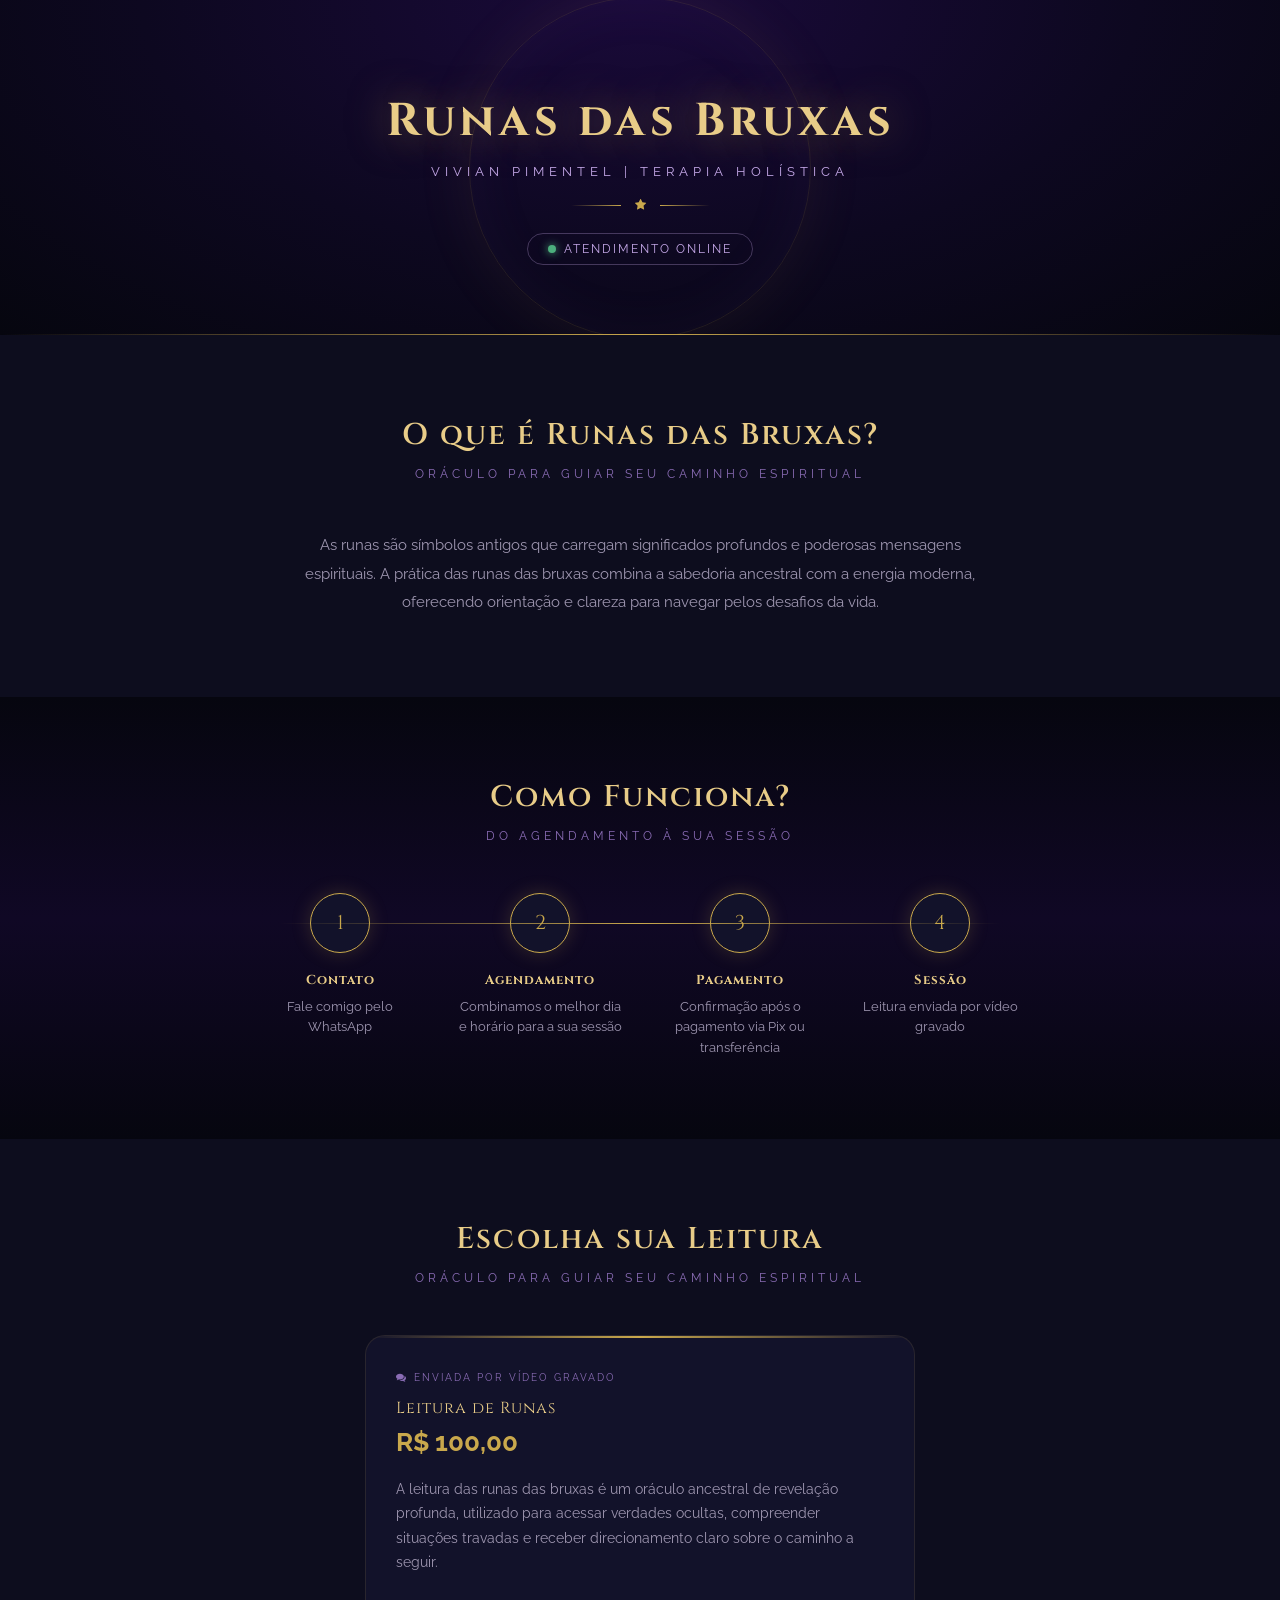
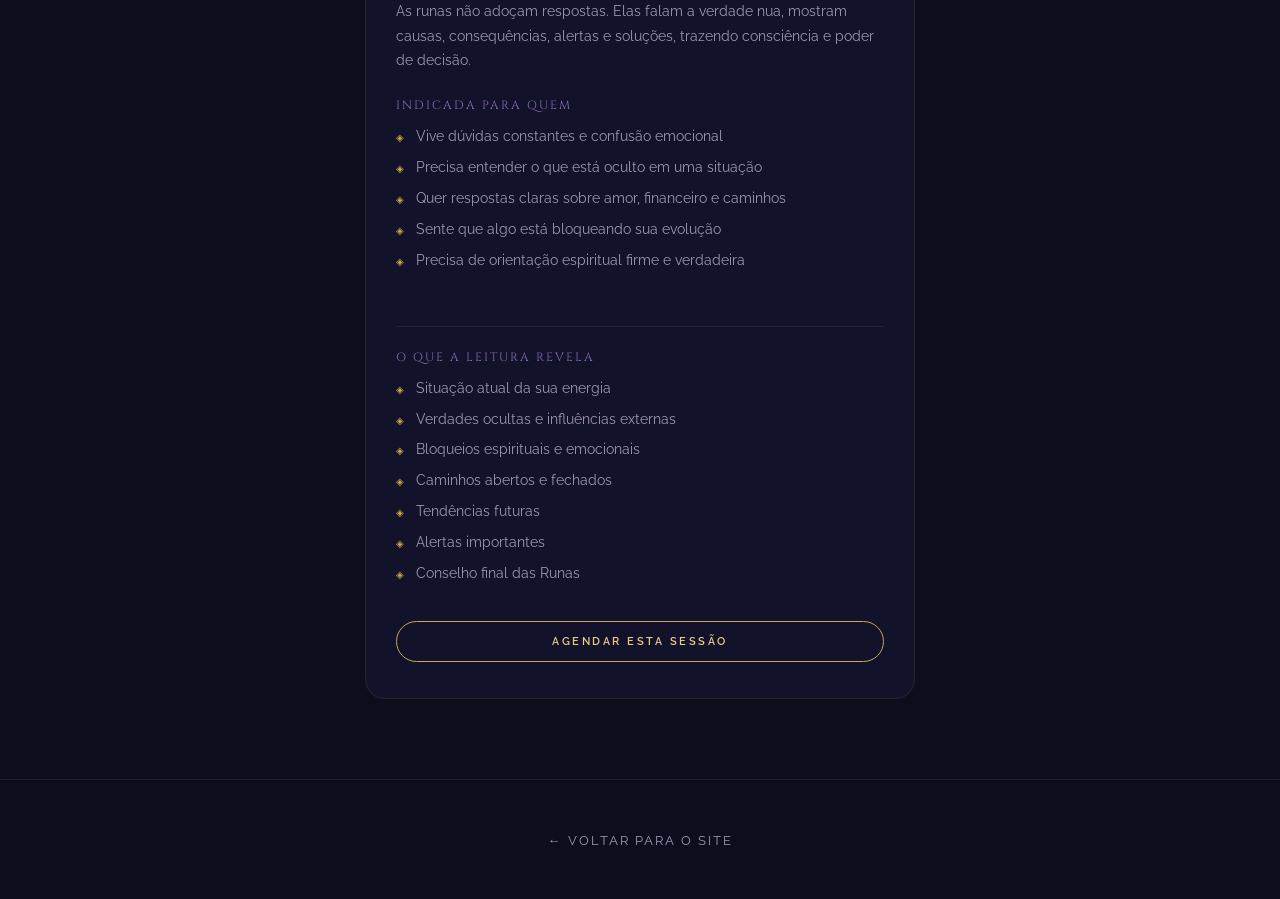
<file: runasdasbruxas.html>
<!DOCTYPE html>
<html lang="pt-br">
<head>
    <meta charset="UTF-8">
    <meta name="viewport" content="width=device-width, initial-scale=1.0">
    <meta name="description" content="Leitura de Runas das Bruxas com Vivian Pimentel. Oráculo ancestral para orientação espiritual, clareza e direcionamento de vida.">
    <title>Runas das Bruxas | Vivian Pimentel</title>
    <link rel="stylesheet" href="style.css">
    <link rel="preconnect" href="https://fonts.googleapis.com">
    <link href="https://fonts.googleapis.com/css2?family=Cinzel:wght@400;600;700&family=Raleway:wght@300;400;500;600&display=swap" rel="stylesheet">
    <link rel="stylesheet" href="https://cdnjs.cloudflare.com/ajax/libs/font-awesome/4.7.0/css/font-awesome.min.css">
</head>
<body>

<!-- HERO -->
<div class="hero">
    <h1>Runas das Bruxas</h1>
    <p>Vivian Pimentel | Terapia Holística</p>
    <div class="header-ornament">
        <span></span>
        <i class="fa fa-star"></i>
        <span></span>
    </div>
    <div class="badge"><span class="badge-dot"></span> Atendimento Online</div>
</div>

<!-- O QUE É -->
<section class="oque-section">
    <h2 class="section-title">O que é Runas das Bruxas?</h2>
    <p class="section-subtitle">Oráculo para guiar seu caminho espiritual</p>
    <p class="oque-texto">
        As runas são símbolos antigos que carregam significados profundos e poderosas mensagens espirituais. A prática das runas das bruxas combina a sabedoria ancestral com a energia moderna, oferecendo orientação e clareza para navegar pelos desafios da vida.
    </p>
</section>

<!-- COMO FUNCIONA -->
<section class="como-funciona">
    <h2 class="section-title">Como Funciona?</h2>
    <p class="section-subtitle">Do agendamento à sua sessão</p>

    <div class="passos-grid">
        <div class="passo">
            <div class="passo-numero">1</div>
            <h4>Contato</h4>
            <p>Fale comigo pelo WhatsApp</p>
        </div>
        <div class="passo">
            <div class="passo-numero">2</div>
            <h4>Agendamento</h4>
            <p>Combinamos o melhor dia e horário para a sua sessão</p>
        </div>
        <div class="passo">
            <div class="passo-numero">3</div>
            <h4>Pagamento</h4>
            <p>Confirmação após o pagamento via Pix ou transferência</p>
        </div>
        <div class="passo">
            <div class="passo-numero">4</div>
            <h4>Sessão</h4>
            <p>Leitura enviada por vídeo gravado</p>
        </div>
    </div>
</section>

<!-- MÉTODOS -->
<section class="metodos-section">
    <h2 class="section-title">Escolha sua Leitura</h2>
    <p class="section-subtitle">Oráculo para guiar seu caminho espiritual</p>

    <div class="metodos-grid">

        <!-- Método 1 -->
        <div class="metodo-card">
            <span class="metodo-tag"><i class="fa fa-comments"></i> Enviada por vídeo gravado</span>
            <p class="metodo-nome">Leitura de Runas</p>
            <p class="metodo-valor">R$ 100,00</p>
            <p class="metodo-desc">A leitura das runas das bruxas é um oráculo ancestral de revelação profunda, utilizado para acessar verdades ocultas, compreender situações travadas e receber direcionamento claro sobre o caminho a seguir.<br><br>
            As runas não adoçam respostas. Elas falam a verdade nua, mostram causas, consequências, alertas e soluções, trazendo consciência e poder de decisão.</p>

            <p class="metodo-subtitulo">Indicada para quem</p>
            <ul class="metodo-lista">
                <li>Vive dúvidas constantes e confusão emocional</li>
                <li>Precisa entender o que está oculto em uma situação</li>
                <li>Quer respostas claras sobre amor, financeiro e caminhos</li>
                <li>Sente que algo está bloqueando sua evolução</li>
                <li>Precisa de orientação espiritual firme e verdadeira</li>
            </ul>

            <hr class="card-divider">

            <p class="metodo-subtitulo">O que a leitura revela</p>
            <ul class="metodo-lista">
                <li>Situação atual da sua energia</li>
                <li>Verdades ocultas e influências externas</li>
                <li>Bloqueios espirituais e emocionais</li>
                <li>Caminhos abertos e fechados</li>
                <li>Tendências futuras</li>
                <li>Alertas importantes</li>
                <li>Conselho final das Runas</li>
            </ul>

            <a class="metodo-btn" href="https://wa.me/+351935941668?text=Olá,%20quero%20agendar%20a%20Leitura%20de%20Runas" target="_blank">Agendar esta sessão</a>
        </div>

    </div>
</section>

<!-- VOLTAR -->
<div class="voltar-container">
    <a href="index.html" class="voltar-link">← Voltar para o site</a>
</div>

<!-- BOTÃO VOLTAR AO TOPO -->
<button onclick="window.scrollTo({top: 0, behavior: 'smooth'})" class="btn-topo" id="btnTopo">
    <i class="fa fa-chevron-up"></i>
</button>

<script src="script.js"></script>
</body>
</html>
</file>
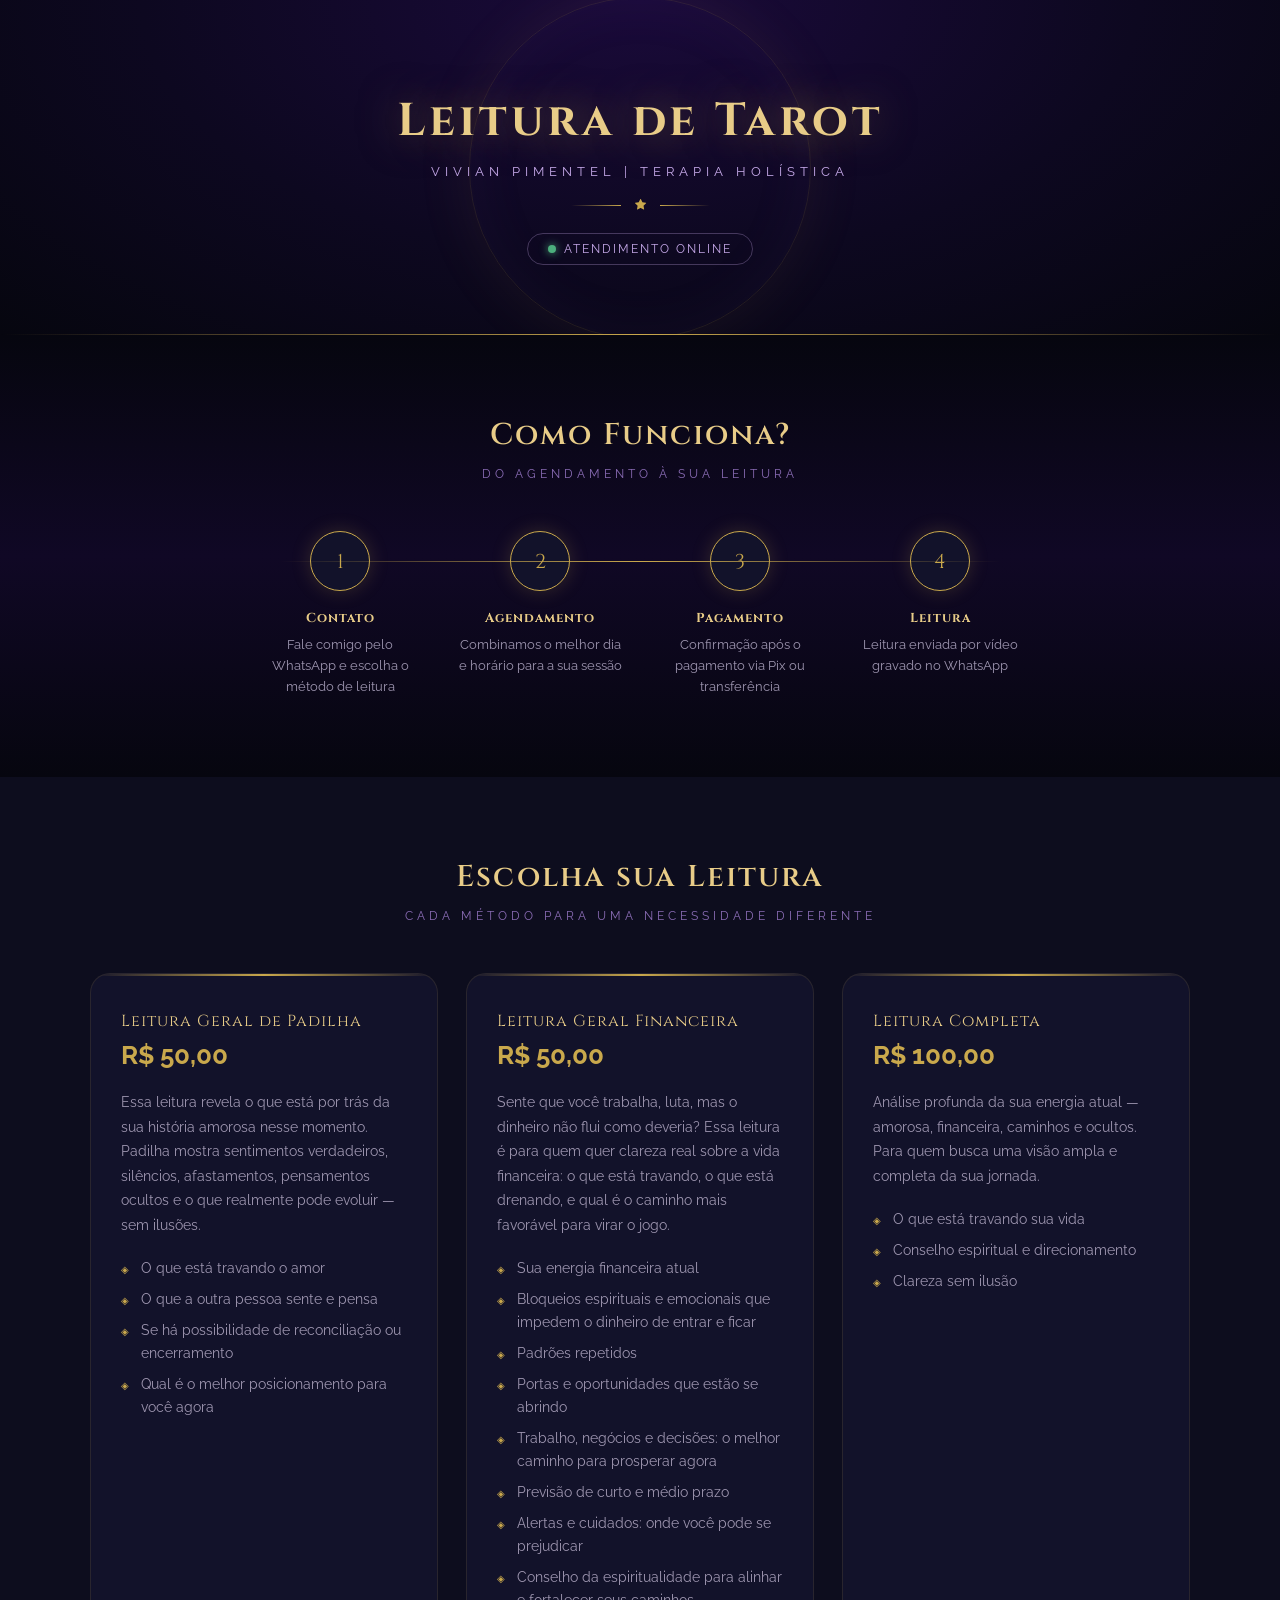
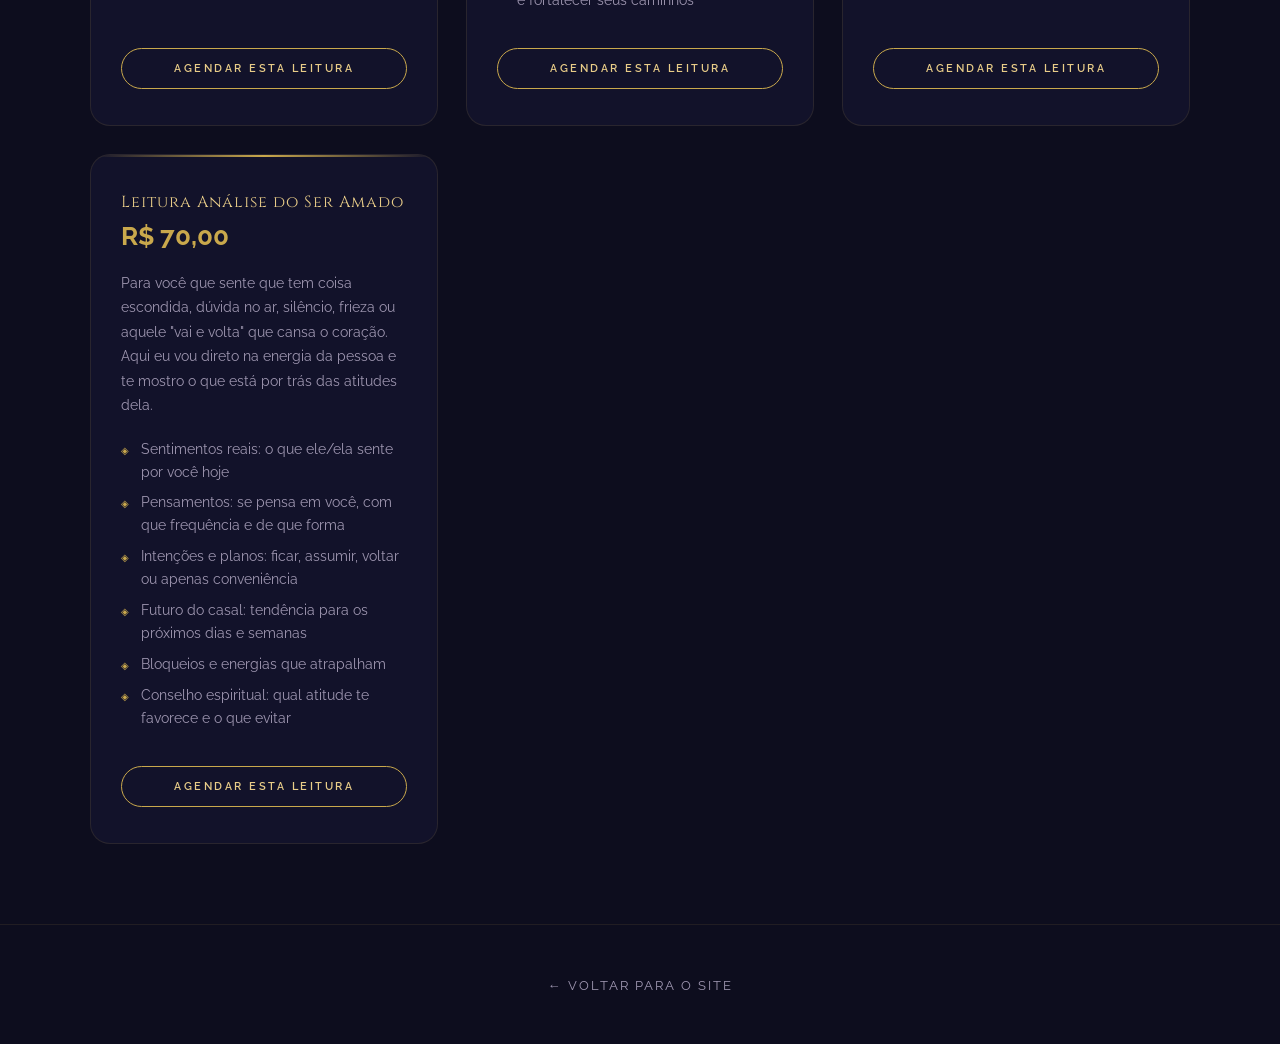
<file: tarot.html>
<!DOCTYPE html>
<html lang="pt-br">
<head>
    <meta charset="UTF-8">
    <meta name="viewport" content="width=device-width, initial-scale=1.0">
    <meta name="description" content="Leitura de Tarot online com Vivian Pimentel. Leitura de Padilha, Financeira, Completa e Análise do Ser Amado. Orientação espiritual com clareza e verdade.">
    <title>Leitura de Tarot | Vivian Pimentel</title>
    <link rel="stylesheet" href="style.css">
    <link rel="preconnect" href="https://fonts.googleapis.com">
    <link href="https://fonts.googleapis.com/css2?family=Cinzel:wght@400;600;700&family=Raleway:wght@300;400;500;600&display=swap" rel="stylesheet">
    <link rel="stylesheet" href="https://cdnjs.cloudflare.com/ajax/libs/font-awesome/4.7.0/css/font-awesome.min.css">
</head>
<body>

<!-- HERO -->
<div class="hero">
    <h1>Leitura de Tarot</h1>
    <p>Vivian Pimentel | Terapia Holística</p>
    <div class="header-ornament">
        <span></span>
        <i class="fa fa-star"></i>
        <span></span>
    </div>
    <div class="badge"><span class="badge-dot"></span> Atendimento Online</div>
</div>

<!-- COMO FUNCIONA -->
<section class="como-funciona">
    <h2 class="section-title">Como Funciona?</h2>
    <p class="section-subtitle">Do agendamento à sua leitura</p>

    <div class="passos-grid">
        <div class="passo">
            <div class="passo-numero">1</div>
            <h4>Contato</h4>
            <p>Fale comigo pelo WhatsApp e escolha o método de leitura</p>
        </div>
        <div class="passo">
            <div class="passo-numero">2</div>
            <h4>Agendamento</h4>
            <p>Combinamos o melhor dia e horário para a sua sessão</p>
        </div>
        <div class="passo">
            <div class="passo-numero">3</div>
            <h4>Pagamento</h4>
            <p>Confirmação após o pagamento via Pix ou transferência</p>
        </div>
        <div class="passo">
            <div class="passo-numero">4</div>
            <h4>Leitura</h4>
            <p>Leitura enviada por vídeo gravado no WhatsApp</p>
        </div>
    </div>
</section>

<!-- MÉTODOS -->
<section class="metodos-section">
    <h2 class="section-title">Escolha sua Leitura</h2>
    <p class="section-subtitle">Cada método para uma necessidade diferente</p>

    <div class="metodos-grid">

        <!-- Método 1 -->
        <div class="metodo-card">
            <p class="metodo-nome">Leitura Geral de Padilha</p>
            <p class="metodo-valor">R$ 50,00</p>
            <p class="metodo-desc">Essa leitura revela o que está por trás da sua história amorosa nesse momento. Padilha mostra sentimentos verdadeiros, silêncios, afastamentos, pensamentos ocultos e o que realmente pode evoluir — sem ilusões.</p>
            <ul class="metodo-lista">
                <li>O que está travando o amor</li>
                <li>O que a outra pessoa sente e pensa</li>
                <li>Se há possibilidade de reconciliação ou encerramento</li>
                <li>Qual é o melhor posicionamento para você agora</li>
            </ul>
            <a class="metodo-btn" href="https://wa.me/+351935941668?text=Olá,%20quero%20agendar%20a%20Leitura%20Geral%20de%20Padilha" target="_blank">Agendar esta leitura</a>
        </div>

        <!-- Método 2 -->
        <div class="metodo-card">
            <p class="metodo-nome">Leitura Geral Financeira</p>
            <p class="metodo-valor">R$ 50,00</p>
            <p class="metodo-desc">Sente que você trabalha, luta, mas o dinheiro não flui como deveria? Essa leitura é para quem quer clareza real sobre a vida financeira: o que está travando, o que está drenando, e qual é o caminho mais favorável para virar o jogo.</p>
            <ul class="metodo-lista">
                <li>Sua energia financeira atual</li>
                <li>Bloqueios espirituais e emocionais que impedem o dinheiro de entrar e ficar</li>
                <li>Padrões repetidos</li>
                <li>Portas e oportunidades que estão se abrindo</li>
                <li>Trabalho, negócios e decisões: o melhor caminho para prosperar agora</li>
                <li>Previsão de curto e médio prazo</li>
                <li>Alertas e cuidados: onde você pode se prejudicar</li>
                <li>Conselho da espiritualidade para alinhar e fortalecer seus caminhos</li>
            </ul>
            <a class="metodo-btn" href="https://wa.me/+351935941668?text=Olá,%20quero%20agendar%20a%20Leitura%20Geral%20Financeira" target="_blank">Agendar esta leitura</a>
        </div>

        <!-- Método 3 -->
        <div class="metodo-card">
            <p class="metodo-nome">Leitura Completa</p>
            <p class="metodo-valor">R$ 100,00</p>
            <p class="metodo-desc">Análise profunda da sua energia atual — amorosa, financeira, caminhos e ocultos. Para quem busca uma visão ampla e completa da sua jornada.</p>
            <ul class="metodo-lista">
                <li>O que está travando sua vida</li>
                <li>Conselho espiritual e direcionamento</li>
                <li>Clareza sem ilusão</li>
            </ul>
            <a class="metodo-btn" href="https://wa.me/+351935941668?text=Olá,%20quero%20agendar%20a%20Leitura%20Completa" target="_blank">Agendar esta leitura</a>
        </div>

        <!-- Método 4 -->
        <div class="metodo-card">
            <p class="metodo-nome">Leitura Análise do Ser Amado</p>
            <p class="metodo-valor">R$ 70,00</p>
            <p class="metodo-desc">Para você que sente que tem coisa escondida, dúvida no ar, silêncio, frieza ou aquele "vai e volta" que cansa o coração. Aqui eu vou direto na energia da pessoa e te mostro o que está por trás das atitudes dela.</p>
            <ul class="metodo-lista">
                <li>Sentimentos reais: o que ele/ela sente por você hoje</li>
                <li>Pensamentos: se pensa em você, com que frequência e de que forma</li>
                <li>Intenções e planos: ficar, assumir, voltar ou apenas conveniência</li>
                <li>Futuro do casal: tendência para os próximos dias e semanas</li>
                <li>Bloqueios e energias que atrapalham</li>
                <li>Conselho espiritual: qual atitude te favorece e o que evitar</li>
            </ul>
            <a class="metodo-btn" href="https://wa.me/+351935941668?text=Olá,%20quero%20agendar%20a%20Leitura%20Análise%20do%20Ser%20Amado" target="_blank">Agendar esta leitura</a>
        </div>

    </div>
</section>

<!-- VOLTAR -->
<div class="voltar-container">
    <a href="index.html" class="voltar-link">← Voltar para o site</a>
</div>

<!-- BOTÃO VOLTAR AO TOPO -->
<button onclick="window.scrollTo({top: 0, behavior: 'smooth'})" class="btn-topo" id="btnTopo">
    <i class="fa fa-chevron-up"></i>
</button>

<script src="script.js"></script>
</body>
</html>
</file>
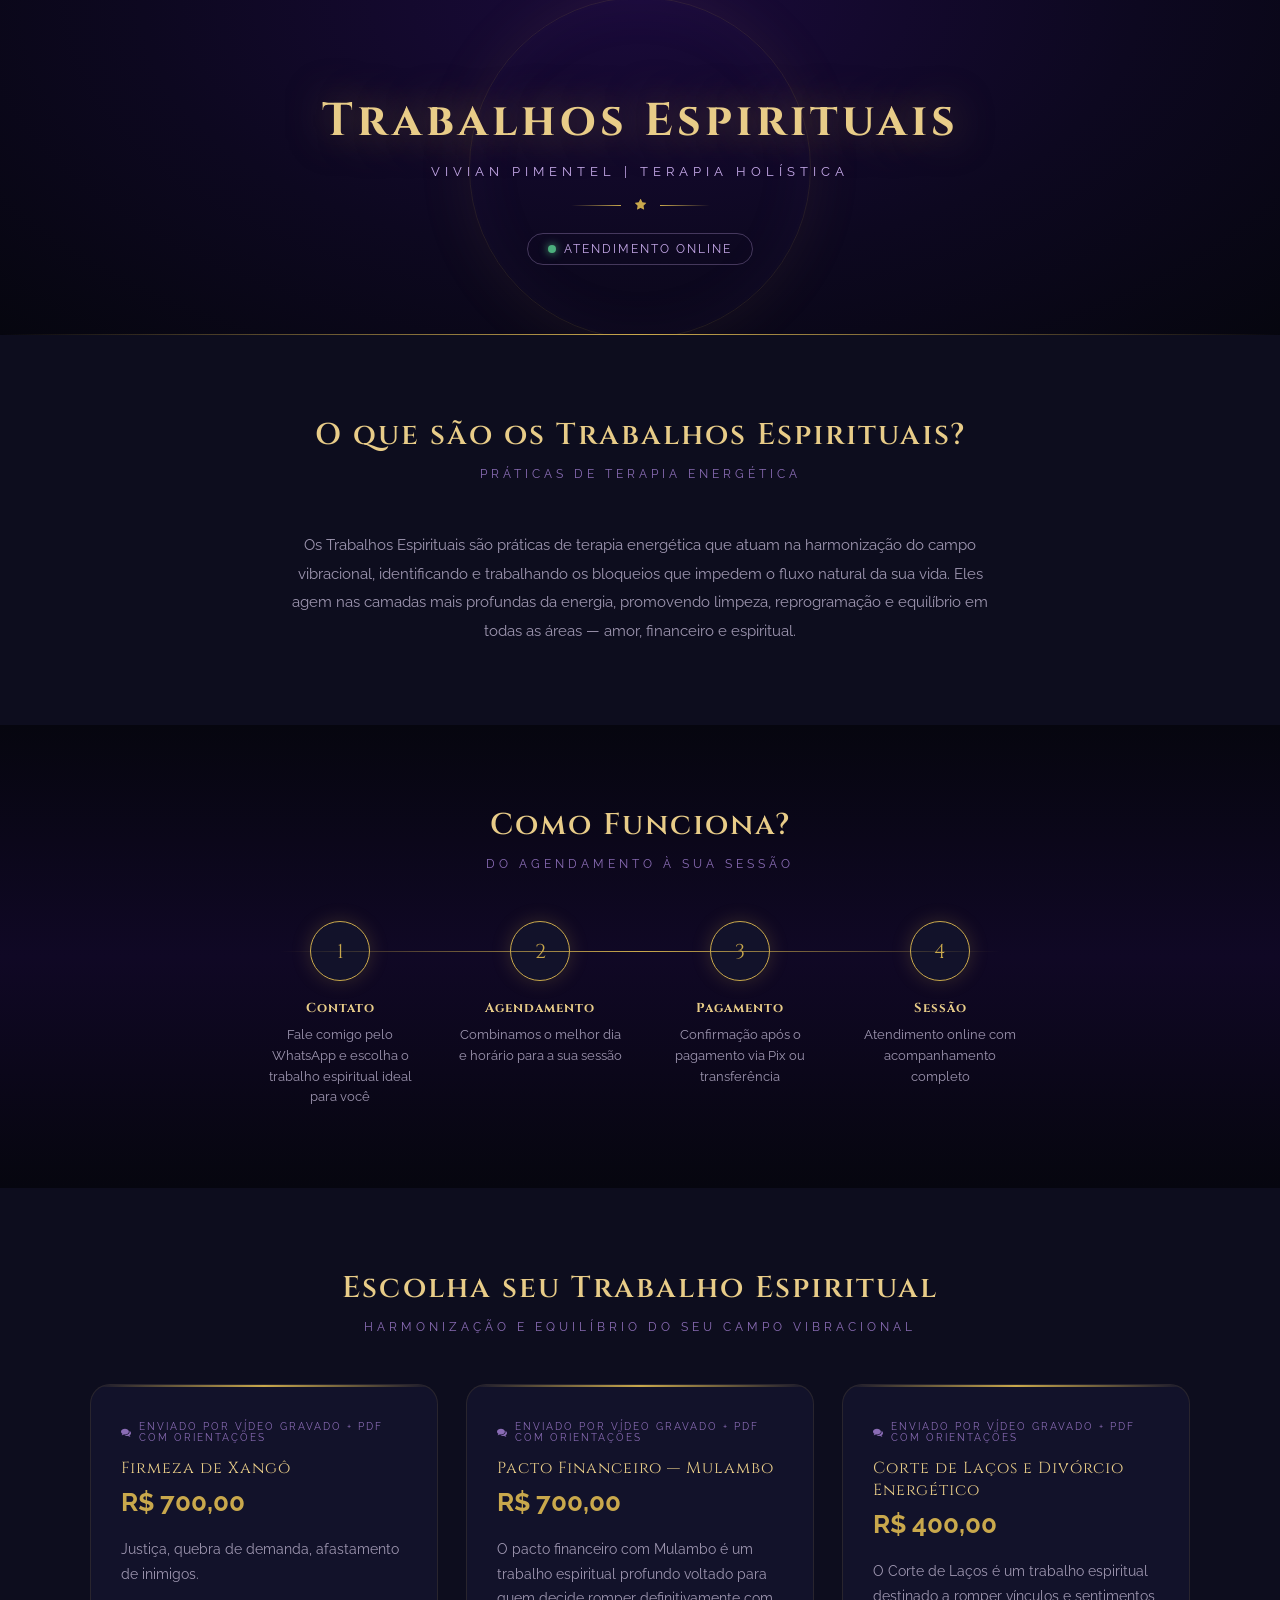
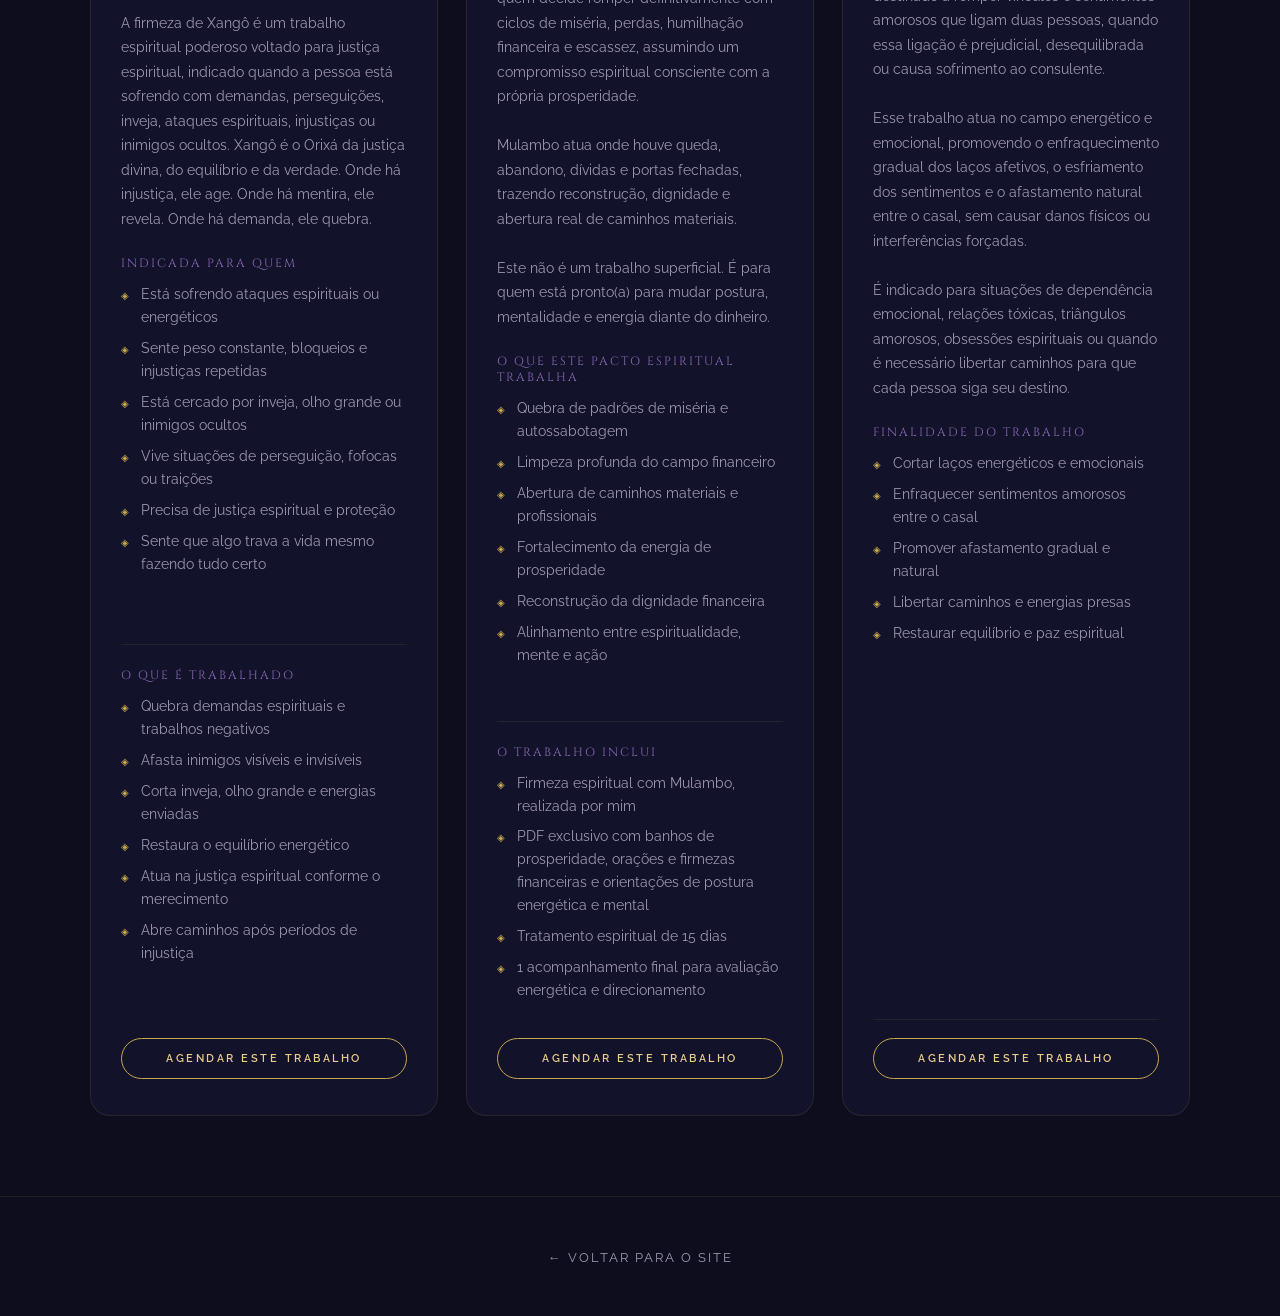
<file: trabalhosespirituais.html>
<!DOCTYPE html>
<html lang="pt-br">
<head>
    <meta charset="UTF-8">
    <meta name="viewport" content="width=device-width, initial-scale=1.0">
    <meta name="description" content="Trabalhos Espirituais com Vivian Pimentel. Firmeza de Xangô, Pacto Financeiro com Mulambo e Corte de Laços. Transformação espiritual profunda.">
    <title>Trabalhos Espirituais | Vivian Pimentel</title>
    <link rel="stylesheet" href="style.css">
    <link rel="preconnect" href="https://fonts.googleapis.com">
    <link href="https://fonts.googleapis.com/css2?family=Cinzel:wght@400;600;700&family=Raleway:wght@300;400;500;600&display=swap" rel="stylesheet">
    <link rel="stylesheet" href="https://cdnjs.cloudflare.com/ajax/libs/font-awesome/4.7.0/css/font-awesome.min.css">
</head>
<body>

<!-- HERO -->
<div class="hero">
    <h1>Trabalhos Espirituais</h1>
    <p>Vivian Pimentel | Terapia Holística</p>
    <div class="header-ornament">
        <span></span>
        <i class="fa fa-star"></i>
        <span></span>
    </div>
    <div class="badge"><span class="badge-dot"></span> Atendimento Online</div>
</div>

<!-- O QUE É -->
<section class="oque-section">
    <h2 class="section-title">O que são os Trabalhos Espirituais?</h2>
    <p class="section-subtitle">Práticas de terapia energética</p>
    <p class="oque-texto">
        Os Trabalhos Espirituais são práticas de terapia energética que atuam na harmonização do campo vibracional, identificando e trabalhando os bloqueios que impedem o fluxo natural da sua vida. Eles agem nas camadas mais profundas da energia, promovendo limpeza, reprogramação e equilíbrio em todas as áreas — amor, financeiro e espiritual.
    </p>
</section>

<!-- COMO FUNCIONA -->
<section class="como-funciona">
    <h2 class="section-title">Como Funciona?</h2>
    <p class="section-subtitle">Do agendamento à sua sessão</p>

    <div class="passos-grid">
        <div class="passo">
            <div class="passo-numero">1</div>
            <h4>Contato</h4>
            <p>Fale comigo pelo WhatsApp e escolha o trabalho espiritual ideal para você</p>
        </div>
        <div class="passo">
            <div class="passo-numero">2</div>
            <h4>Agendamento</h4>
            <p>Combinamos o melhor dia e horário para a sua sessão</p>
        </div>
        <div class="passo">
            <div class="passo-numero">3</div>
            <h4>Pagamento</h4>
            <p>Confirmação após o pagamento via Pix ou transferência</p>
        </div>
        <div class="passo">
            <div class="passo-numero">4</div>
            <h4>Sessão</h4>
            <p>Atendimento online com acompanhamento completo</p>
        </div>
    </div>
</section>

<!-- MÉTODOS -->
<section class="metodos-section">
    <h2 class="section-title">Escolha seu Trabalho Espiritual</h2>
    <p class="section-subtitle">Harmonização e equilíbrio do seu campo vibracional</p>

    <div class="metodos-grid">

        <!-- Método 1 -->
        <div class="metodo-card">
            <span class="metodo-tag"><i class="fa fa-comments"></i> Enviado por vídeo gravado + PDF com orientações</span>
            <p class="metodo-nome">Firmeza de Xangô</p>
            <p class="metodo-valor">R$ 700,00</p>
            <p class="metodo-desc">Justiça, quebra de demanda, afastamento de inimigos.<br><br>A firmeza de Xangô é um trabalho espiritual poderoso voltado para justiça espiritual, indicado quando a pessoa está sofrendo com demandas, perseguições, inveja, ataques espirituais, injustiças ou inimigos ocultos. Xangô é o Orixá da justiça divina, do equilíbrio e da verdade. Onde há injustiça, ele age. Onde há mentira, ele revela. Onde há demanda, ele quebra.</p>

            <p class="metodo-subtitulo">Indicada para quem</p>
            <ul class="metodo-lista">
                <li>Está sofrendo ataques espirituais ou energéticos</li>
                <li>Sente peso constante, bloqueios e injustiças repetidas</li>
                <li>Está cercado por inveja, olho grande ou inimigos ocultos</li>
                <li>Vive situações de perseguição, fofocas ou traições</li>
                <li>Precisa de justiça espiritual e proteção</li>
                <li>Sente que algo trava a vida mesmo fazendo tudo certo</li>
            </ul>

            <hr class="card-divider">

            <p class="metodo-subtitulo">O que é trabalhado</p>
            <ul class="metodo-lista">
                <li>Quebra demandas espirituais e trabalhos negativos</li>
                <li>Afasta inimigos visíveis e invisíveis</li>
                <li>Corta inveja, olho grande e energias enviadas</li>
                <li>Restaura o equilíbrio energético</li>
                <li>Atua na justiça espiritual conforme o merecimento</li>
                <li>Abre caminhos após períodos de injustiça</li>
            </ul>

            <a class="metodo-btn" href="https://wa.me/+351935941668?text=Olá,%20quero%20agendar%20a%20Firmeza%20de%20Xangô" target="_blank">Agendar este trabalho</a>
        </div>

        <!-- Método 2 -->
        <div class="metodo-card">
            <span class="metodo-tag"><i class="fa fa-comments"></i> Enviado por vídeo gravado + PDF com orientações</span>
            <p class="metodo-nome">Pacto Financeiro — Mulambo</p>
            <p class="metodo-valor">R$ 700,00</p>
            <p class="metodo-desc">O pacto financeiro com Mulambo é um trabalho espiritual profundo voltado para quem decide romper definitivamente com ciclos de miséria, perdas, humilhação financeira e escassez, assumindo um compromisso espiritual consciente com a própria prosperidade.<br><br>
            Mulambo atua onde houve queda, abandono, dívidas e portas fechadas, trazendo reconstrução, dignidade e abertura real de caminhos materiais.<br><br>
            Este não é um trabalho superficial. É para quem está pronto(a) para mudar postura, mentalidade e energia diante do dinheiro.</p>

            <p class="metodo-subtitulo">O que este pacto espiritual trabalha</p>
            <ul class="metodo-lista">
                <li>Quebra de padrões de miséria e autossabotagem</li>
                <li>Limpeza profunda do campo financeiro</li>
                <li>Abertura de caminhos materiais e profissionais</li>
                <li>Fortalecimento da energia de prosperidade</li>
                <li>Reconstrução da dignidade financeira</li>
                <li>Alinhamento entre espiritualidade, mente e ação</li>
            </ul>

            <hr class="card-divider">

            <p class="metodo-subtitulo">O trabalho inclui</p>
            <ul class="metodo-lista">
                <li>Firmeza espiritual com Mulambo, realizada por mim</li>
                <li>PDF exclusivo com banhos de prosperidade, orações e firmezas financeiras e orientações de postura energética e mental</li>
                <li>Tratamento espiritual de 15 dias</li>
                <li>1 acompanhamento final para avaliação energética e direcionamento</li>
            </ul>

            <a class="metodo-btn" href="https://wa.me/+351935941668?text=Olá,%20quero%20agendar%20o%20Pacto%20Financeiro%20-%20Mulambo" target="_blank">Agendar este trabalho</a>
        </div>

        <!-- Método 3 -->
        <div class="metodo-card">
            <span class="metodo-tag"><i class="fa fa-comments"></i> Enviado por vídeo gravado + PDF com orientações</span>
            <p class="metodo-nome">Corte de Laços e Divórcio Energético</p>
            <p class="metodo-valor">R$ 400,00</p>
            <p class="metodo-desc">O Corte de Laços é um trabalho espiritual destinado a romper vínculos e sentimentos amorosos que ligam duas pessoas, quando essa ligação é prejudicial, desequilibrada ou causa sofrimento ao consulente.<br><br>
            Esse trabalho atua no campo energético e emocional, promovendo o enfraquecimento gradual dos laços afetivos, o esfriamento dos sentimentos e o afastamento natural entre o casal, sem causar danos físicos ou interferências forçadas.<br><br>
            É indicado para situações de dependência emocional, relações tóxicas, triângulos amorosos, obsessões espirituais ou quando é necessário libertar caminhos para que cada pessoa siga seu destino.</p>

            <p class="metodo-subtitulo">Finalidade do trabalho</p>
            <ul class="metodo-lista">
                <li>Cortar laços energéticos e emocionais</li>
                <li>Enfraquecer sentimentos amorosos entre o casal</li>
                <li>Promover afastamento gradual e natural</li>
                <li>Libertar caminhos e energias presas</li>
                <li>Restaurar equilíbrio e paz espiritual</li>
            </ul>

            <hr class="card-divider">

            <a class="metodo-btn" href="https://wa.me/+351935941668?text=Olá,%20quero%20agendar%20o%20Corte%20de%20Laços" target="_blank">Agendar este trabalho</a>
        </div>

    </div>
</section>

<!-- VOLTAR -->
<div class="voltar-container">
    <a href="index.html" class="voltar-link">← Voltar para o site</a>
</div>

<!-- BOTÃO VOLTAR AO TOPO -->
<button onclick="window.scrollTo({top: 0, behavior: 'smooth'})" class="btn-topo" id="btnTopo">
    <i class="fa fa-chevron-up"></i>
</button>

<script src="script.js"></script>
</body>
</html>
</file>
<file: style.css>
/* ============================================================
   VIVIAN PIMENTEL | TERAPIA HOLÍSTICA — style.css
   ============================================================ */

/* ===== VARIÁVEIS GLOBAIS ===== */
:root {
    --bg-deep:      #06060f;
    --bg-mid:       #0d0d1e;
    --bg-card:      #12122a;
    --gold:         #c9a84c;
    --gold-light:   #e8cc88;
    --lavender:     #c5a8e8;
    --lavender-dim: #8a6cb5;
    --text-main:    #e8e0f0;
    --text-muted:   #9e96b0;
    --glow-gold:    rgba(201, 168, 76, 0.35);
    --glow-lav:     rgba(138, 108, 181, 0.4);
}

/* ===== RESET E BASE ===== */
* {
    margin: 0;
    padding: 0;
    box-sizing: border-box;
}

html {
    scroll-behavior: smooth;
}

body {
    font-family: 'Raleway', sans-serif;
    background-color: var(--bg-deep);
    color: var(--text-main);
    overflow-x: hidden;
}

/* Textura de pontos de luz no fundo */
body::before {
    content: '';
    position: fixed;
    inset: 0;
    background-image:
        radial-gradient(1px 1px at 10% 15%, rgba(255,255,255,0.4) 0%, transparent 100%),
        radial-gradient(1px 1px at 30% 55%, rgba(255,255,255,0.25) 0%, transparent 100%),
        radial-gradient(1px 1px at 55% 25%, rgba(255,255,255,0.3) 0%, transparent 100%),
        radial-gradient(1px 1px at 75% 70%, rgba(255,255,255,0.2) 0%, transparent 100%),
        radial-gradient(1px 1px at 90% 40%, rgba(255,255,255,0.35) 0%, transparent 100%),
        radial-gradient(1px 1px at 20% 80%, rgba(255,255,255,0.2) 0%, transparent 100%),
        radial-gradient(1px 1px at 60% 90%, rgba(255,255,255,0.15) 0%, transparent 100%),
        radial-gradient(1px 1px at 45% 5%,  rgba(255,255,255,0.3) 0%, transparent 100%);
    pointer-events: none;
    z-index: 0;
}

/* ===== HEADER ===== */
header {
    position: relative;
    text-align: center;
    padding: 90px 20px 70px;
    background: radial-gradient(ellipse at 50% 0%, #2a1060 0%, #0d0820 55%, var(--bg-deep) 100%);
    overflow: hidden;
    z-index: 1;
}

header::after {
    content: '';
    position: absolute;
    bottom: 0;
    left: 0;
    right: 0;
    height: 1px;
    background: linear-gradient(90deg, transparent, var(--gold), transparent);
}

header::before {
    content: '';
    position: absolute;
    top: 50%;
    left: 50%;
    transform: translate(-50%, -50%);
    width: 340px;
    height: 340px;
    border-radius: 50%;
    border: 1px solid rgba(201, 168, 76, 0.12);
    box-shadow:
        0 0 60px rgba(201, 168, 76, 0.08),
        inset 0 0 60px rgba(138, 108, 181, 0.06);
    pointer-events: none;
}

header h1 {
    font-family: 'Cinzel', serif;
    font-size: clamp(28px, 5vw, 50px);
    font-weight: 700;
    letter-spacing: 4px;
    color: var(--gold-light);
    text-shadow: 0 0 40px rgba(201, 168, 76, 0.5), 0 2px 4px rgba(0,0,0,0.8);
    position: relative;
    animation: fadeUp 0.8s ease forwards;
}

header p {
    font-size: 13px;
    font-weight: 300;
    letter-spacing: 6px;
    text-transform: uppercase;
    color: var(--lavender);
    margin-top: 12px;
    position: relative;
    animation: fadeUp 0.8s ease 0.2s both;
}

.header-ornament {
    display: flex;
    align-items: center;
    justify-content: center;
    gap: 14px;
    margin-top: 20px;
    animation: fadeUp 0.8s ease 0.35s both;
}

.header-ornament span {
    width: 50px;
    height: 1px;
    background: linear-gradient(90deg, transparent, var(--gold));
}

.header-ornament span:last-child {
    background: linear-gradient(90deg, var(--gold), transparent);
}

.header-ornament i {
    color: var(--gold);
    font-size: 12px;
}

/* ===== NAVEGAÇÃO ===== */
nav {
    position: sticky;
    top: 0;
    z-index: 100;
    background: rgba(6, 6, 15, 0.88);
    backdrop-filter: blur(14px);
    -webkit-backdrop-filter: blur(14px);
    border-bottom: 1px solid rgba(201, 168, 76, 0.15);
    text-align: center;
    padding: 0;
}

nav a {
    display: inline-block;
    color: var(--text-muted);
    text-decoration: none;
    padding: 18px 28px;
    font-size: 12px;
    font-weight: 600;
    letter-spacing: 2.5px;
    text-transform: uppercase;
    transition: color 0.3s;
    position: relative;
}

nav a::after {
    content: '';
    position: absolute;
    bottom: 0;
    left: 50%;
    right: 50%;
    height: 2px;
    background: var(--gold);
    transition: left 0.3s, right 0.3s;
}

nav a:hover {
    color: var(--gold-light);
}

nav a:hover::after {
    left: 18%;
    right: 18%;
}

/* ===== SEÇÕES — BASE ===== */
.section {
    padding: 90px 6%;
    text-align: center;
    position: relative;
    z-index: 1;
}

.section-title {
    font-family: 'Cinzel', serif;
    font-size: clamp(20px, 3vw, 30px);
    font-weight: 600;
    color: var(--gold-light);
    letter-spacing: 2px;
    margin-bottom: 12px;
}

.section-subtitle {
    font-size: 12px;
    letter-spacing: 4px;
    text-transform: uppercase;
    color: var(--lavender-dim);
    margin-bottom: 50px;
}

.section-intro {
    max-width: 600px;
    margin: 0 auto 50px;
    color: var(--text-muted);
    line-height: 1.8;
    font-size: 15px;
}

/* ===== QUANDO BUSCAR ===== */
#quandobuscar {
    background: linear-gradient(180deg, var(--bg-deep) 0%, #100825 50%, var(--bg-deep) 100%);
}

.quando-grid {
    display: grid;
    grid-template-columns: repeat(auto-fit, minmax(200px, 1fr));
    gap: 18px;
    max-width: 1100px;
    margin: 0 auto;
}

.quando-item {
    background: var(--bg-card);
    border: 1px solid rgba(201, 168, 76, 0.1);
    border-radius: 14px;
    padding: 24px 18px 20px;
    transition: transform 0.3s, border-color 0.3s, box-shadow 0.3s;
}

.quando-item:hover {
    transform: translateY(-5px);
    border-color: rgba(201, 168, 76, 0.4);
    box-shadow: 0 8px 30px rgba(201, 168, 76, 0.12);
}

.quando-item::before {
    content: '✦';
    display: block;
    color: var(--gold);
    font-size: 16px;
    margin-bottom: 12px;
    opacity: 0.7;
}

.quando-item p {
    font-size: 13.5px;
    line-height: 1.7;
    color: var(--text-muted);
}

/* ===== O QUE A TERAPIA AUXILIA ===== */
.cura-section {
    background: var(--bg-mid);
}

.cura-grid {
    display: grid;
    grid-template-columns: repeat(auto-fit, minmax(280px, 1fr));
    gap: 24px;
    max-width: 1000px;
    margin: 0 auto;
}

.cura-box {
    background: var(--bg-card);
    border: 1px solid rgba(138, 108, 181, 0.15);
    border-radius: 18px;
    padding: 24px 22px;
    text-align: left;
    transition: transform 0.3s, border-color 0.3s, box-shadow 0.3s;
    position: relative;
    overflow: hidden;
}

.cura-box::before {
    content: '';
    position: absolute;
    top: 0;
    left: 0;
    right: 0;
    height: 2px;
    background: linear-gradient(90deg, transparent, var(--lavender-dim), transparent);
}

.cura-box:hover {
    transform: translateY(-6px);
    border-color: rgba(138, 108, 181, 0.4);
    box-shadow: 0 10px 35px rgba(138, 108, 181, 0.15);
}

.cura-box h3 {
    font-family: 'Cinzel', serif;
    font-size: 14px;
    color: var(--lavender);
    margin-bottom: 16px;
    letter-spacing: 1px;
}

.cura-box ul {
    list-style: none;
    padding: 0;
}

.cura-box li {
    font-size: 13px;
    color: var(--text-muted);
    line-height: 1.7;
    margin-bottom: 6px;
    padding-left: 20px;
    position: relative;
}

.cura-box li::before {
    content: '◈';
    color: var(--gold);
    position: absolute;
    left: 0;
    font-size: 10px;
    top: 4px;
}

/* ===== SOBRE MIM ===== */
.sobre-container {
    display: flex;
    align-items: center;
    justify-content: center;
    gap: 70px;
    padding: 100px 8%;
    flex-wrap: wrap;
    background: radial-gradient(ellipse at 30% 50%, #1a0840 0%, var(--bg-deep) 65%);
    position: relative;
    z-index: 1;
}

.sobre-container::before {
    content: '';
    position: absolute;
    top: 0;
    left: 0;
    right: 0;
    height: 1px;
    background: linear-gradient(90deg, transparent, var(--gold), transparent);
}

.sobre-imagem img {
    width: 280px;
    max-width: 100%;
    border-radius: 20px;
    display: block;
    box-shadow:
        0 0 0 1px rgba(201, 168, 76, 0.2),
        0 20px 60px rgba(0,0,0,0.6),
        0 0 40px rgba(201, 168, 76, 0.1);
}

.sobre-texto {
    max-width: 560px;
    text-align: left;
}

.sobre-texto h3 {
    font-family: 'Cinzel', serif;
    font-size: clamp(18px, 3vw, 26px);
    color: var(--gold-light);
    letter-spacing: 2px;
    margin-bottom: 24px;
}

.sobre-texto p {
    font-size: 15px;
    line-height: 1.95;
    color: var(--text-muted);
}

/* ===== BOTÃO ===== */
.botao {
    display: inline-block;
    margin-top: 32px;
    padding: 14px 36px;
    background: transparent;
    color: var(--gold-light);
    border: 1px solid var(--gold);
    text-decoration: none;
    border-radius: 40px;
    font-family: 'Raleway', sans-serif;
    font-size: 12px;
    font-weight: 600;
    letter-spacing: 3px;
    text-transform: uppercase;
    transition: background 0.3s, box-shadow 0.3s, color 0.3s;
}

.botao:hover {
    background: var(--gold);
    color: var(--bg-deep);
    box-shadow: 0 0 30px var(--glow-gold);
}

/* ===== CONTADOR ===== */
.contador-section {
    padding: 70px 6%;
    background: radial-gradient(ellipse at 50% 50%, #1a0840 0%, var(--bg-deep) 70%);
    position: relative;
    z-index: 1;
    border-top: 1px solid rgba(201,168,76,0.1);
    border-bottom: 1px solid rgba(201,168,76,0.1);
}

.contador-grid {
    display: flex;
    justify-content: center;
    flex-wrap: wrap;
    gap: 60px;
    max-width: 900px;
    margin: 0 auto;
}

.contador-item {
    text-align: center;
}

.contador-numero {
    font-family: 'Cinzel', serif;
    font-size: clamp(24px, 4vw, 40px);
    font-weight: 700;
    color: var(--gold);
    text-shadow: 0 0 30px rgba(201,168,76,0.4);
}

.contador-plus {
    font-family: 'Cinzel', serif;
    font-size: clamp(16px, 3vw, 26px);
    font-weight: 700;
    color: var(--gold-light);
}

.contador-item p {
    font-size: 12px;
    letter-spacing: 3px;
    text-transform: uppercase;
    color: var(--text-muted);
    margin-top: 10px;
}

/* ===== ATENDIMENTOS ===== */
.atendimentos-section {
    background: var(--bg-mid);
}

.atendimentos-grid {
    display: grid;
    grid-template-columns: repeat(4, 1fr);
    gap: 24px;
    max-width: 1100px;
    margin: 0 auto;
}

.atendimento {
    background: var(--bg-card);
    border: 1px solid rgba(201, 168, 76, 0.1);
    border-radius: 18px;
    padding: 36px 24px;
    text-align: center;
    text-decoration: none;
    color: var(--text-main);
    transition: transform 0.3s, border-color 0.3s, box-shadow 0.3s;
    position: relative;
    overflow: hidden;
}

.atendimento::after {
    content: '';
    position: absolute;
    bottom: 0;
    left: 0;
    right: 0;
    height: 2px;
    background: linear-gradient(90deg, transparent, var(--gold), transparent);
    transform: scaleX(0);
    transition: transform 0.35s;
}

.atendimento:hover {
    transform: translateY(-8px);
    border-color: rgba(201, 168, 76, 0.4);
    box-shadow: 0 14px 40px rgba(201, 168, 76, 0.12);
}

.atendimento:hover::after {
    transform: scaleX(1);
}

.atendimento-icon {
    display: block;
    margin-bottom: 16px;
}

.atendimento-icon i {
    font-size: 32px;
    color: var(--gold);
    transition: color 0.3s;
}

.atendimento:hover .atendimento-icon i {
    color: var(--gold-light);
}

.atendimento h3 {
    font-family: 'Cinzel', serif;
    font-size: 14px;
    color: var(--gold-light);
    margin-bottom: 10px;
    letter-spacing: 1px;
}

.atendimento p {
    font-size: 13px;
    color: var(--text-muted);
    line-height: 1.6;
}

/* ===== DEPOIMENTOS ===== */
.depoimentos-section {
    background: linear-gradient(180deg, var(--bg-mid) 0%, #100825 50%, var(--bg-mid) 100%);
}

.depoimentos-grid {
    display: grid;
    grid-template-columns: repeat(auto-fit, minmax(280px, 1fr));
    gap: 24px;
    max-width: 1100px;
    margin: 0 auto;
}

.depoimento-card {
    background: var(--bg-card);
    border: 1px solid rgba(201,168,76,0.1);
    border-radius: 18px;
    padding: 36px 28px;
    text-align: left;
    position: relative;
    transition: transform 0.3s, border-color 0.3s, box-shadow 0.3s;
}

.depoimento-card:hover {
    transform: translateY(-5px);
    border-color: rgba(201,168,76,0.35);
    box-shadow: 0 10px 35px rgba(201,168,76,0.1);
}

.depoimento-aspas {
    font-family: 'Cinzel', serif;
    font-size: 60px;
    color: var(--gold);
    opacity: 0.3;
    line-height: 1;
    margin-bottom: 10px;
}

.depoimento-texto {
    font-size: 14px;
    color: var(--text-muted);
    line-height: 1.85;
    margin-bottom: 20px;
    font-style: italic;
}

.depoimento-nome {
    font-family: 'Cinzel', serif;
    font-size: 12px;
    letter-spacing: 2px;
    color: var(--gold-light);
}

/* ===== PRODUTOS ===== */
.produtos-section {
    background: linear-gradient(180deg, var(--bg-deep) 0%, #0e0a1e 50%, var(--bg-deep) 100%);
}

.produtos-container {
    display: flex;
    justify-content: center;
    flex-wrap: wrap;
    gap: 28px;
    max-width: 1000px;
    margin: 0 auto;
}

.produto-link {
    text-decoration: none;
    color: inherit;
    display: block;
}

.produto {
    background: var(--bg-card);
    border: 1px solid rgba(197, 168, 232, 0.12);
    border-radius: 18px;
    width: 260px;
    overflow: hidden;
    transition: transform 0.3s, box-shadow 0.3s, border-color 0.3s;
}

.produto:hover {
    transform: translateY(-8px);
    border-color: rgba(197, 168, 232, 0.4);
    box-shadow: 0 14px 40px rgba(138, 108, 181, 0.2);
}

.produto img {
    width: 100%;
    height: 200px;
    object-fit: cover;
    display: block;
}

.produto-info {
    padding: 20px;
}

.produto h3 {
    font-family: 'Cinzel', serif;
    font-size: 14px;
    color: var(--lavender);
    margin-bottom: 8px;
    letter-spacing: 1px;
}

.produto p {
    font-size: 18px;
    font-weight: 600;
    color: var(--gold);
}

/* ===== RODAPÉ ===== */
.footer-bottom {
    background: var(--bg-mid);
    border-top: 1px solid rgba(201, 168, 76, 0.15);
    padding: 40px 20px;
    display: flex;
    flex-direction: column;
    align-items: center;
    justify-content: center;
    gap: 22px;
    text-align: center;
    position: relative;
    z-index: 1;
}

.footer-bottom p {
    font-size: 11px;
    letter-spacing: 2.5px;
    color: var(--text-muted);
    text-transform: uppercase;
}

.footer-links {
    display: flex;
    gap: 20px;
    justify-content: center;
    flex-wrap: wrap;
}

.footer-links a {
    color: var(--text-muted);
    text-decoration: none;
    font-size: 11px;
    letter-spacing: 2px;
    text-transform: uppercase;
    transition: color 0.3s;
}

.footer-links a:hover {
    color: var(--gold-light);
}

.social-icons {
    display: flex;
    justify-content: center;
    gap: 14px;
}

.icon-btn {
    display: inline-flex;
    align-items: center;
    justify-content: center;
    width: 44px;
    height: 44px;
    border-radius: 50%;
    background: transparent;
    border: 1px solid rgba(201, 168, 76, 0.25);
    color: var(--text-muted);
    font-size: 16px;
    text-decoration: none;
    transition: all 0.3s;
}

.icon-btn:hover {
    border-color: var(--gold);
    color: var(--gold);
    box-shadow: 0 0 20px var(--glow-gold);
    transform: translateY(-3px);
}

/* ===== BOTÃO FLUTUANTE WHATSAPP ===== */
.btn-whatsapp {
    position: fixed;
    bottom: 90px;
    right: 30px;
    width: 52px;
    height: 52px;
    border-radius: 50%;
    background: #25d366;
    border: none;
    color: #fff;
    font-size: 26px;
    cursor: pointer;
    display: flex;
    align-items: center;
    justify-content: center;
    text-decoration: none;
    box-shadow: 0 4px 20px rgba(37, 211, 102, 0.45);
    transition: transform 0.3s, box-shadow 0.3s;
    z-index: 999;
}

.btn-whatsapp:hover {
    transform: translateY(-4px) scale(1.08);
    box-shadow: 0 8px 30px rgba(37, 211, 102, 0.6);
}

/* ===== BOTÃO VOLTAR AO TOPO ===== */
.btn-topo {
    position: fixed;
    bottom: 30px;
    right: 30px;
    width: 48px;
    height: 48px;
    border-radius: 50%;
    background: transparent;
    border: 1px solid var(--gold);
    color: var(--gold);
    font-size: 16px;
    cursor: pointer;
    display: flex;
    align-items: center;
    justify-content: center;
    opacity: 0;
    visibility: hidden;
    transition: all 0.3s;
    z-index: 999;
}

.btn-topo.visivel {
    opacity: 1;
    visibility: visible;
}

.btn-topo:hover {
    background: var(--gold);
    color: var(--bg-deep);
    box-shadow: 0 0 20px var(--glow-gold);
    transform: translateY(-3px);
}

/* ===== ANIMAÇÕES ===== */
@keyframes fadeUp {
    from { opacity: 0; transform: translateY(30px); }
    to   { opacity: 1; transform: translateY(0); }
}

@keyframes slideDown {
    from { opacity: 0; transform: translateY(-8px); }
    to   { opacity: 1; transform: translateY(0); }
}

/* ===== ANIMAÇÕES DE SCROLL ===== */
.reveal {
    opacity: 0;
    transform: translateY(30px);
    transition: opacity 0.7s ease, transform 0.7s ease;
}

.reveal.visivel {
    opacity: 1;
    transform: translateY(0);
}

.reveal-left {
    opacity: 0;
    transform: translateX(-30px);
    transition: opacity 0.7s ease, transform 0.7s ease;
}

.reveal-left.visivel {
    opacity: 1;
    transform: translateX(0);
}

.reveal-right {
    opacity: 0;
    transform: translateX(30px);
    transition: opacity 0.7s ease, transform 0.7s ease;
}

.reveal-right.visivel {
    opacity: 1;
    transform: translateX(0);
}

.reveal-delay-1 { transition-delay: 0.1s; }
.reveal-delay-2 { transition-delay: 0.2s; }
.reveal-delay-3 { transition-delay: 0.3s; }
.reveal-delay-4 { transition-delay: 0.4s; }
.reveal-delay-5 { transition-delay: 0.5s; }

/* ============================================================
   PÁGINAS DE ATENDIMENTO
   (tarot.html, buzios.html, mesaradionica.html, etc.)
   ============================================================ */

/* ===== HERO ===== */
.hero {
    position: relative;
    text-align: center;
    padding: 90px 20px 70px;
    background: radial-gradient(ellipse at 50% 0%, #1a0a3a 0%, #0d0820 55%, var(--bg-deep) 100%);
    overflow: hidden;
    z-index: 1;
}

.hero::after {
    content: '';
    position: absolute;
    bottom: 0; left: 0; right: 0;
    height: 1px;
    background: linear-gradient(90deg, transparent, var(--gold), transparent);
}

.hero::before {
    content: '';
    position: absolute;
    top: 50%; left: 50%;
    transform: translate(-50%, -50%);
    width: 340px; height: 340px;
    border-radius: 50%;
    border: 1px solid rgba(201,168,76,0.12);
    box-shadow: 0 0 60px rgba(201,168,76,0.08), inset 0 0 60px rgba(138,108,181,0.06);
    pointer-events: none;
}

.hero-icon {
    font-size: 52px;
    display: block;
    margin-bottom: 18px;
    animation: fadeUp 0.6s ease forwards;
}

.hero h1 {
    font-family: 'Cinzel', serif;
    font-size: clamp(26px, 5vw, 46px);
    font-weight: 700;
    letter-spacing: 4px;
    color: var(--gold-light);
    text-shadow: 0 0 40px rgba(201,168,76,0.5);
    position: relative;
    animation: fadeUp 0.7s ease 0.1s both;
}

.hero p {
    font-size: 13px;
    letter-spacing: 5px;
    text-transform: uppercase;
    color: var(--lavender);
    margin-top: 12px;
    position: relative;
    animation: fadeUp 0.7s ease 0.2s both;
}

/* ===== BADGES ===== */
.badges {
    display: flex;
    justify-content: center;
    flex-wrap: wrap;
    gap: 12px;
    margin-top: 22px;
    animation: fadeUp 0.7s ease 0.35s both;
}

.badge {
    display: inline-flex;
    align-items: center;
    gap: 8px;
    margin-top: 22px;
    padding: 8px 20px;
    border: 1px solid rgba(197,168,232,0.3);
    border-radius: 30px;
    font-size: 12px;
    letter-spacing: 2px;
    text-transform: uppercase;
    color: var(--lavender);
    animation: fadeUp 0.7s ease 0.35s both;
}

.badge-dot {
    width: 8px; height: 8px;
    border-radius: 50%;
    background: #4caf7d;
    box-shadow: 0 0 8px #4caf7d;
}

.badge-dot.video {
    background: var(--lavender);
    box-shadow: 0 0 8px var(--lavender);
}

/* ===== SEÇÃO "O QUE É" ===== */
.oque-section {
    padding: 80px 6%;
    text-align: center;
    background: var(--bg-mid);
    position: relative;
    z-index: 1;
}

.oque-texto {
    max-width: 700px;
    margin: 0 auto;
    font-size: 15px;
    color: var(--text-muted);
    line-height: 1.9;
}

/* ===== COMO FUNCIONA ===== */
.como-funciona {
    padding: 80px 6%;
    text-align: center;
    background: linear-gradient(180deg, var(--bg-deep) 0%, #100825 50%, var(--bg-deep) 100%);
    position: relative;
    z-index: 1;
}

.passos-grid {
    display: flex;
    justify-content: center;
    flex-wrap: wrap;
    gap: 0;
    max-width: 900px;
    margin: 50px auto 0;
    position: relative;
}

.passos-grid::before {
    content: '';
    position: absolute;
    top: 30px; left: 10%; right: 10%;
    height: 1px;
    background: linear-gradient(90deg, transparent, var(--gold), transparent);
}

.passo {
    flex: 1;
    min-width: 140px;
    max-width: 200px;
    text-align: center;
    padding: 0 16px;
}

.passo-numero {
    width: 60px; height: 60px;
    border-radius: 50%;
    background: var(--bg-card);
    border: 1px solid var(--gold);
    display: flex;
    align-items: center;
    justify-content: center;
    margin: 0 auto 18px;
    font-family: 'Cinzel', serif;
    font-size: 20px;
    color: var(--gold);
    box-shadow: 0 0 20px rgba(201,168,76,0.2);
}

.passo h4 {
    font-family: 'Cinzel', serif;
    font-size: 13px;
    color: var(--gold-light);
    margin-bottom: 8px;
    letter-spacing: 1px;
}

.passo p {
    font-size: 13px;
    color: var(--text-muted);
    line-height: 1.6;
}

/* ===== SEÇÃO DE MÉTODOS ===== */
.metodos-section {
    padding: 80px 6%;
    text-align: center;
    background: var(--bg-mid);
    position: relative;
    z-index: 1;
}

.metodos-grid {
    display: grid;
    grid-template-columns: repeat(auto-fit, minmax(300px, 1fr));
    gap: 28px;
    max-width: 1100px;
    margin: 50px auto 0;
}

/* Card único centralizado */
.metodos-grid:has(.metodo-card:only-child) {
    grid-template-columns: minmax(300px, 550px);
    justify-content: center;
}

/* ===== CARDS DOS MÉTODOS ===== */
.metodo-card {
    background: var(--bg-card);
    border: 1px solid rgba(201,168,76,0.12);
    border-radius: 20px;
    padding: 36px 30px;
    text-align: left;
    position: relative;
    overflow: hidden;
    transition: transform 0.3s, border-color 0.3s, box-shadow 0.3s;
    display: flex;
    flex-direction: column;
}

.metodo-card::before {
    content: '';
    position: absolute;
    top: 0; left: 0; right: 0;
    height: 2px;
    background: linear-gradient(90deg, transparent, var(--gold), transparent);
}

.metodo-card:hover {
    transform: translateY(-6px);
    border-color: rgba(201,168,76,0.4);
    box-shadow: 0 14px 40px rgba(201,168,76,0.1);
}

.metodo-tag {
    display: inline-flex;
    align-items: center;
    gap: 6px;
    font-size: 10px;
    letter-spacing: 2px;
    text-transform: uppercase;
    color: var(--lavender-dim);
    margin-bottom: 14px;
}

.metodo-nome {
    font-family: 'Cinzel', serif;
    font-size: 16px;
    color: var(--gold-light);
    letter-spacing: 1px;
    margin-bottom: 8px;
}

.metodo-valor {
    font-size: 26px;
    font-weight: 700;
    color: var(--gold);
    margin-bottom: 20px;
}

.metodo-desc {
    font-size: 14px;
    color: var(--text-muted);
    line-height: 1.75;
    margin-bottom: 20px;
}

.metodo-subtitulo {
    font-family: 'Cinzel', serif;
    font-size: 12px;
    letter-spacing: 2px;
    text-transform: uppercase;
    color: var(--lavender-dim);
    margin-bottom: 12px;
    margin-top: 4px;
}

.metodo-lista {
    list-style: none;
    padding: 0;
    margin-bottom: 28px;
    flex: 1;
}

.metodo-lista li {
    font-size: 13.5px;
    color: var(--text-muted);
    line-height: 1.7;
    margin-bottom: 8px;
    padding-left: 20px;
    position: relative;
}

.metodo-lista li::before {
    content: '◈';
    color: var(--gold);
    position: absolute;
    left: 0;
    font-size: 10px;
    top: 4px;
}

.metodo-duracao {
    font-size: 12px;
    color: var(--lavender-dim);
    letter-spacing: 1px;
    margin-bottom: 20px;
    display: flex;
    align-items: center;
    gap: 6px;
}

.metodo-btn {
    display: block;
    text-align: center;
    padding: 13px 20px;
    background: transparent;
    color: var(--gold-light);
    border: 1px solid var(--gold);
    text-decoration: none;
    border-radius: 40px;
    font-family: 'Raleway', sans-serif;
    font-size: 11px;
    font-weight: 600;
    letter-spacing: 2.5px;
    text-transform: uppercase;
    transition: background 0.3s, color 0.3s, box-shadow 0.3s;
    margin-top: auto;
}

.metodo-btn:hover {
    background: var(--gold);
    color: var(--bg-deep);
    box-shadow: 0 0 25px rgba(201,168,76,0.35);
}

.card-divider {
    border: none;
    border-top: 1px solid rgba(201,168,76,0.1);
    margin: 18px 0;
}

/* ===== BOTÃO VOLTAR ===== */
.voltar-container {
    text-align: center;
    padding: 50px 20px;
    background: var(--bg-mid);
    border-top: 1px solid rgba(201,168,76,0.1);
    position: relative;
    z-index: 1;
}

.voltar-link {
    color: var(--text-muted);
    text-decoration: none;
    font-size: 13px;
    letter-spacing: 2px;
    text-transform: uppercase;
    transition: color 0.3s;
}

.voltar-link:hover {
    color: var(--gold-light);
}

/* ===== PÁGINA POLÍTICA DE PRIVACIDADE ===== */
.privacidade-section {
    padding: 80px 6%;
    max-width: 1200px;
    margin: 0 auto;
    position: relative;
    z-index: 1;
}

.privacidade-intro {
    text-align: center;
    max-width: 700px;
    margin: 0 auto 60px;
}

.privacidade-intro p {
    font-size: 15px;
    color: var(--text-muted);
    line-height: 1.85;
    margin-bottom: 12px;
}

.privacidade-data {
    font-size: 12px !important;
    letter-spacing: 2px;
    text-transform: uppercase;
    color: var(--lavender-dim) !important;
}

.privacidade-grid {
    display: grid;
    grid-template-columns: repeat(auto-fit, minmax(280px, 1fr));
    gap: 24px;
}

.privacidade-card {
    background: var(--bg-card);
    border: 1px solid rgba(201,168,76,0.1);
    border-radius: 18px;
    padding: 32px 28px;
    transition: transform 0.3s, border-color 0.3s, box-shadow 0.3s;
    position: relative;
    overflow: hidden;
}

.privacidade-card::before {
    content: '';
    position: absolute;
    top: 0; left: 0; right: 0;
    height: 2px;
    background: linear-gradient(90deg, transparent, var(--lavender-dim), transparent);
}

.privacidade-card:hover {
    transform: translateY(-5px);
    border-color: rgba(201,168,76,0.3);
    box-shadow: 0 10px 30px rgba(138,108,181,0.12);
}

.privacidade-icon {
    width: 44px;
    height: 44px;
    border-radius: 50%;
    border: 1px solid rgba(201,168,76,0.25);
    display: flex;
    align-items: center;
    justify-content: center;
    color: var(--gold);
    font-size: 16px;
    margin-bottom: 18px;
}

.privacidade-card h3 {
    font-family: 'Cinzel', serif;
    font-size: 14px;
    color: var(--gold-light);
    letter-spacing: 1px;
    margin-bottom: 14px;
}

.privacidade-card p {
    font-size: 13.5px;
    color: var(--text-muted);
    line-height: 1.75;
    margin-bottom: 8px;
}

.privacidade-card ul {
    list-style: none;
    padding: 0;
    margin-top: 10px;
}

.privacidade-card li {
    font-size: 13px;
    color: var(--text-muted);
    padding-left: 18px;
    position: relative;
    margin-bottom: 7px;
    line-height: 1.6;
}

.privacidade-card li::before {
    content: '◈';
    color: var(--gold);
    position: absolute;
    left: 0;
    font-size: 9px;
    top: 4px;
}

.privacidade-card a {
    color: var(--lavender);
    text-decoration: none;
    transition: color 0.3s;
}

.privacidade-card a:hover {
    color: var(--gold-light);
}

.privacidade-card strong {
    color: var(--text-main);
}

/* ===== RESPONSIVO ===== */
@media (max-width: 900px) {
    .sobre-container {
        gap: 40px;
        padding: 70px 6%;
    }
    .cura-grid {
        grid-template-columns: 1fr;
    }
}

@media (max-width: 700px) {
    .passos-grid::before { display: none; }
    .passos-grid { gap: 30px; }
    .metodos-grid { grid-template-columns: 1fr; }
    .atendimentos-grid { grid-template-columns: repeat(2, 1fr); }
}

@media (max-width: 600px) {
    nav a {
        padding: 14px 12px;
        font-size: 10px;
        letter-spacing: 1px;
    }
    .quando-grid { grid-template-columns: 1fr 1fr; }
    .atendimentos-grid { grid-template-columns: 1fr; }
    .produto { width: 100%; max-width: 320px; }
    .sobre-texto { text-align: center; }
    .botao { display: block; text-align: center; }
}

/* ===== FAQ ===== */
.faq-grid {
    display: flex;
    flex-direction: column;
    gap: 16px;
    margin-top: 50px;
    max-width: 900px;
    margin-left: auto;
    margin-right: auto;
}

.faq-item {
    background: var(--bg-card);
    border: 1px solid rgba(201, 168, 76, 0.1);
    border-radius: 16px;
    overflow: hidden;
    transition: border-color 0.3s;
}

.faq-item:hover {
    border-color: rgba(201, 168, 76, 0.35);
}

.faq-pergunta {
    width: 100%;
    background: transparent;
    border: none;
    padding: 22px 28px;
    display: flex;
    align-items: center;
    justify-content: space-between;
    cursor: pointer;
    text-align: left;
    gap: 20px;
}

.faq-pergunta span {
    font-family: 'Cinzel', serif;
    font-size: 14px;
    color: var(--gold-light);
    letter-spacing: 0.5px;
    line-height: 1.5;
}

.faq-pergunta i {
    color: var(--gold);
    font-size: 14px;
    transition: transform 0.35s;
    flex-shrink: 0;
}

.faq-item.aberto .faq-pergunta i {
    transform: rotate(180deg);
}

.faq-resposta {
    max-height: 0;
    overflow: hidden;
    transition: max-height 0.4s ease, padding 0.4s ease;
    padding: 0 28px;
}

.faq-item.aberto .faq-resposta {
    max-height: 400px;
    padding: 0 28px 24px;
}

.faq-resposta p {
    font-size: 14px;
    color: var(--text-muted);
    line-height: 1.85;
}

.faq-resposta ul {
    list-style: none;
    padding: 0;
    margin-top: 10px;
}

.faq-resposta li {
    font-size: 14px;
    color: var(--text-muted);
    line-height: 1.7;
    margin-bottom: 6px;
    padding-left: 20px;
    position: relative;
}

.faq-resposta li::before {
    content: '◈';
    color: var(--gold);
    position: absolute;
    left: 0;
    font-size: 10px;
    top: 4px;
}

.faq-resposta p,
.faq-resposta ul {
    text-align: left;
}
</file>
